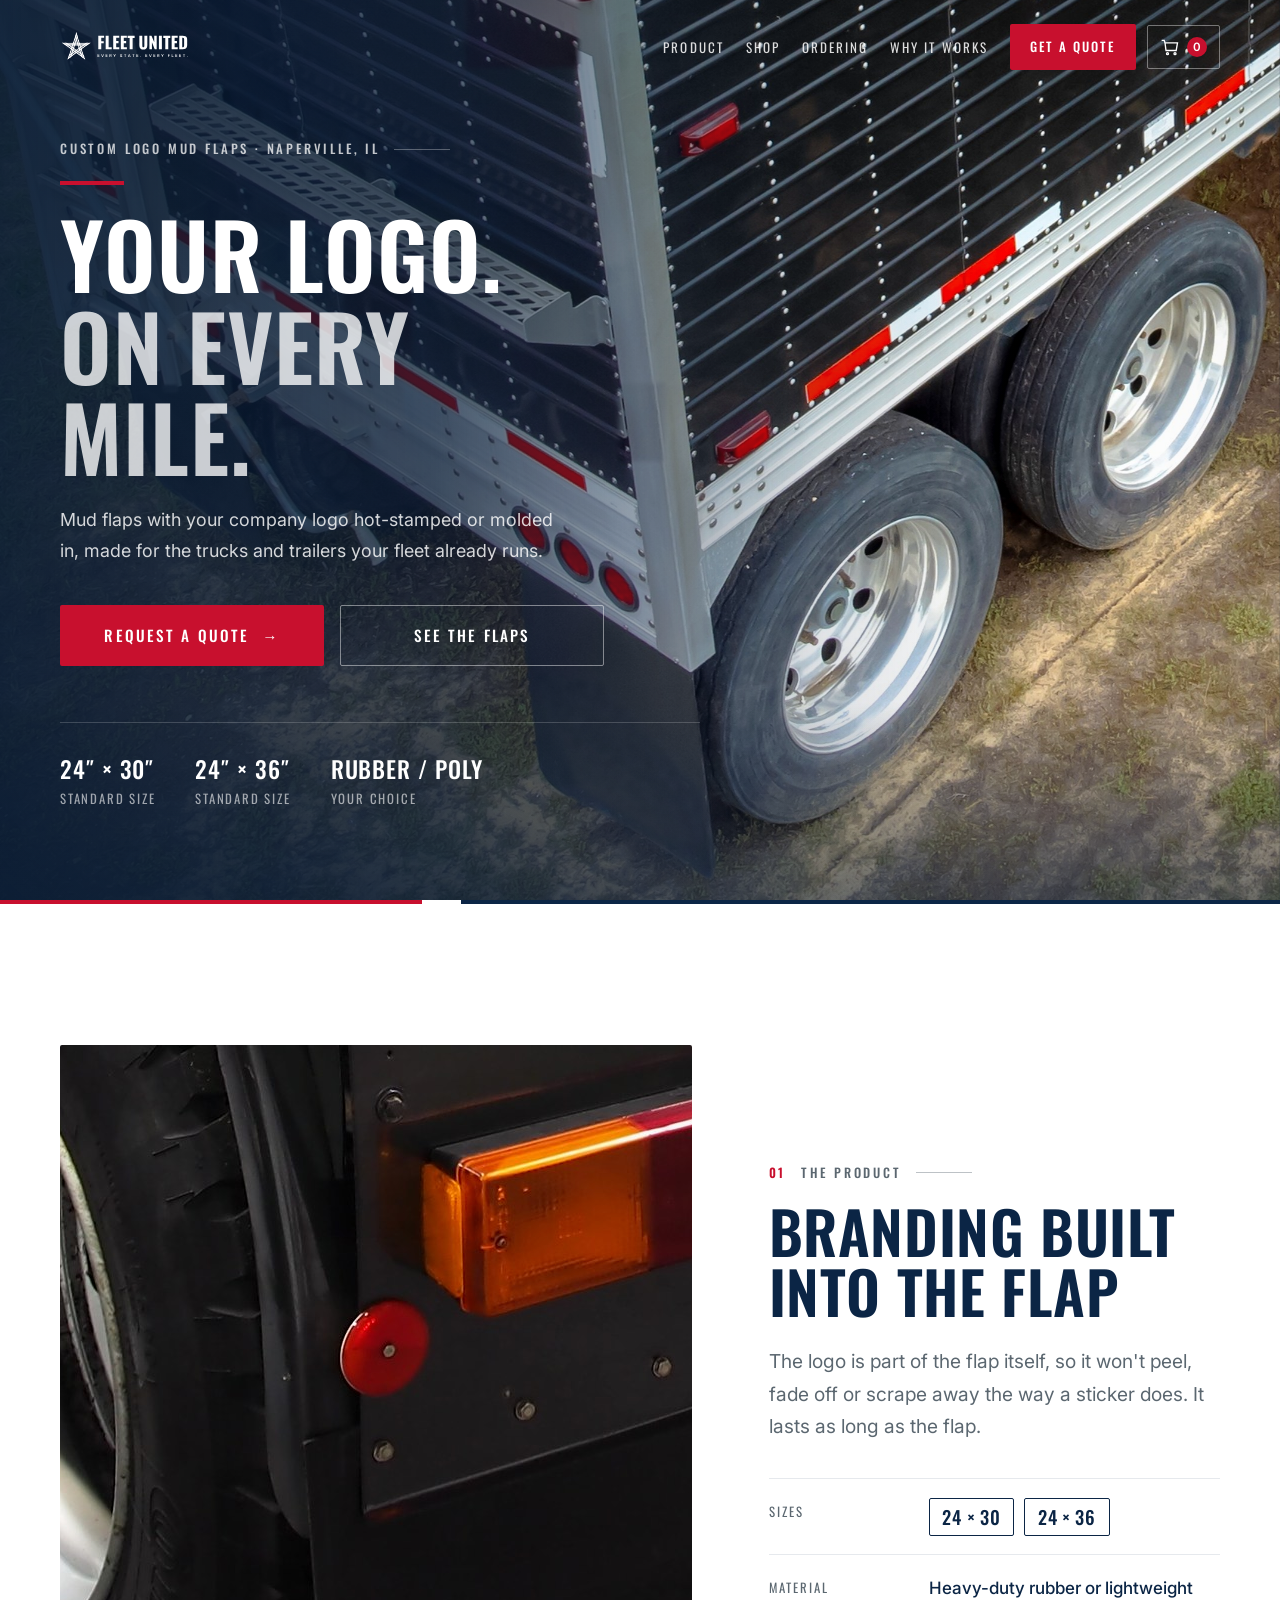
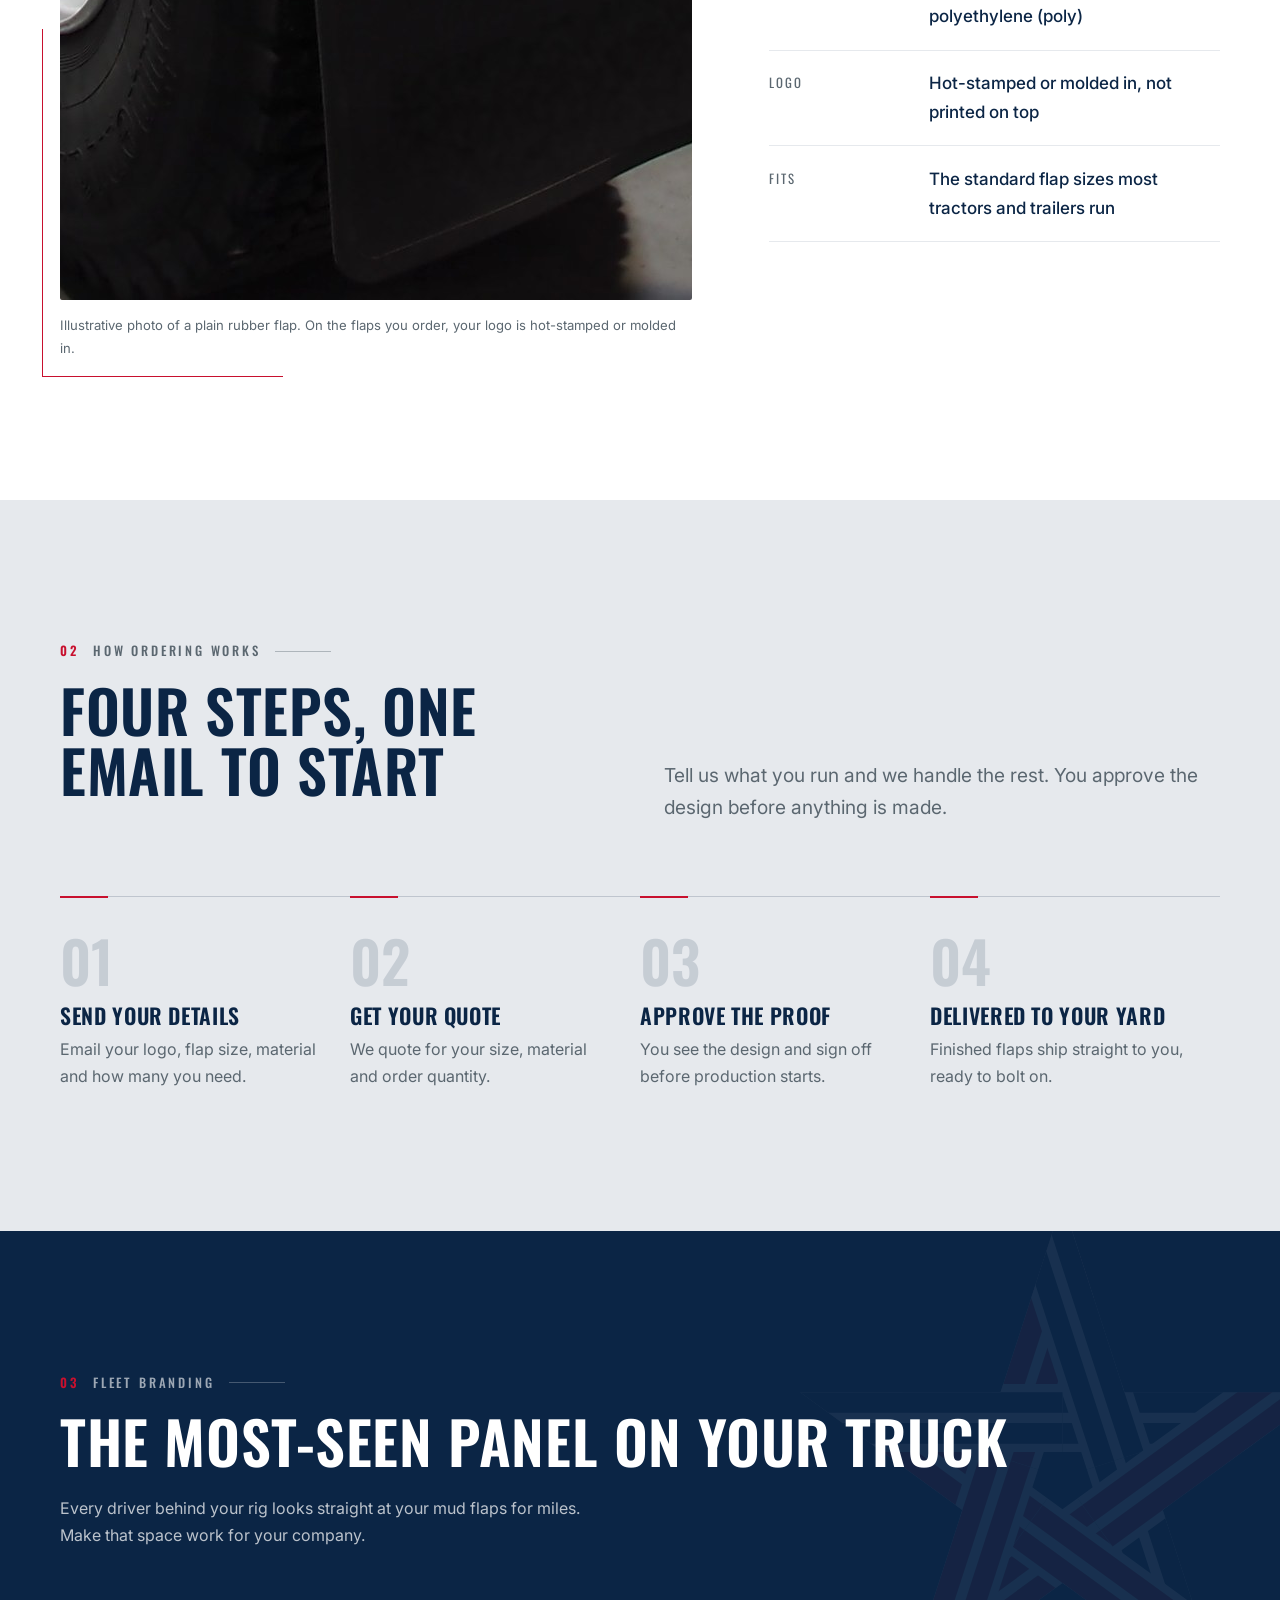
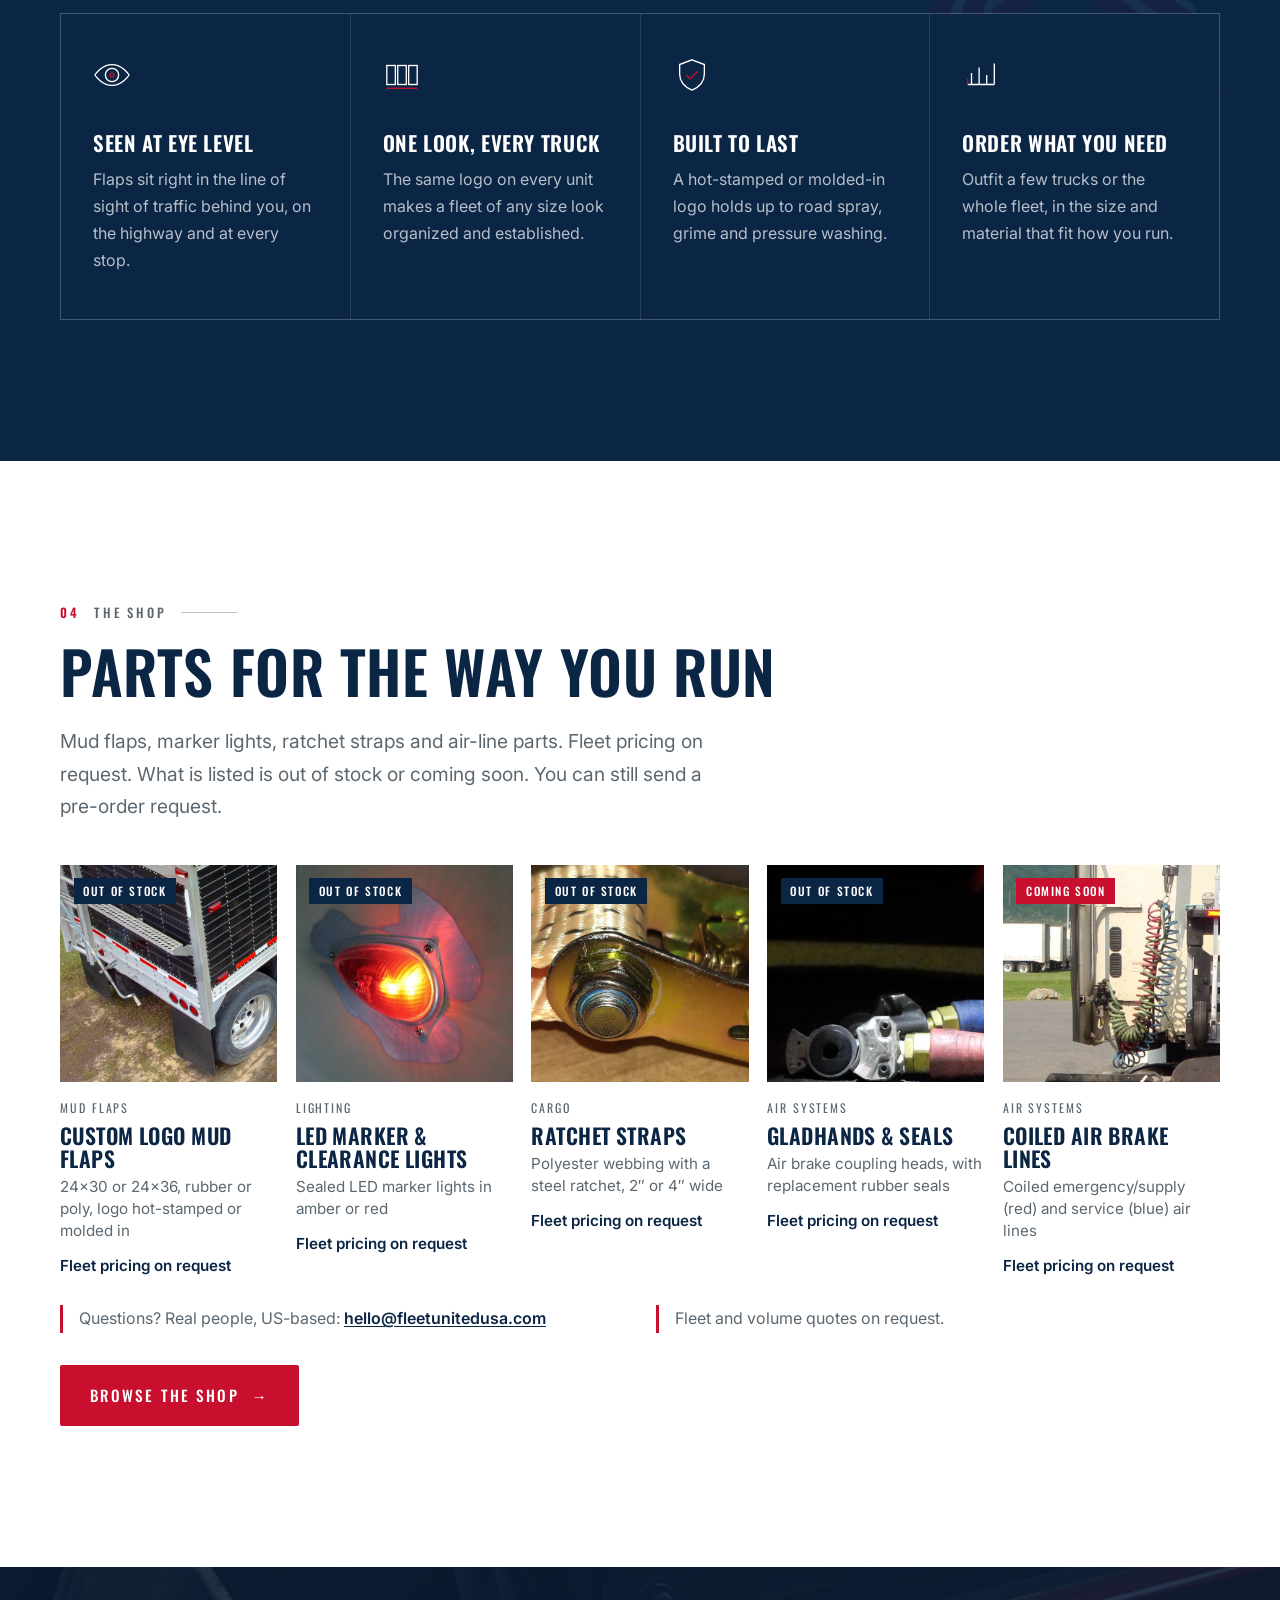
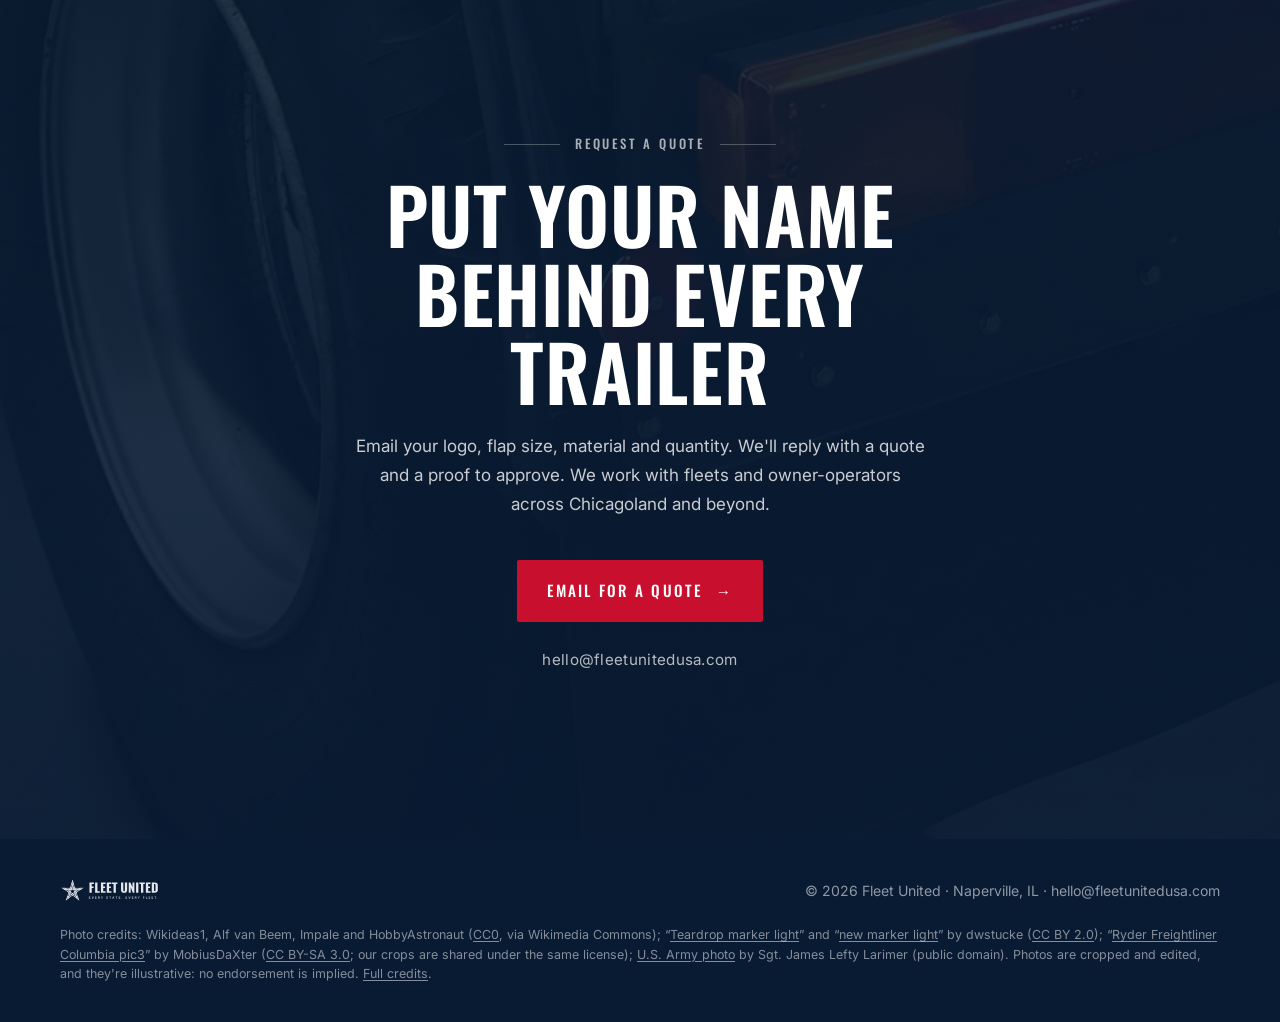
<file: index.html>
<!doctype html>
<html lang="en">
<head>
<meta charset="utf-8">
<meta name="viewport" content="width=device-width,initial-scale=1">
<title>Fleet United | Custom Logo Mud Flaps for Fleets</title>
<meta name="description" content="Custom logo mud flaps for trucking fleets. 24x30 and 24x36 in heavy-duty rubber or poly, with your logo hot-stamped or molded in. Naperville, IL.">
<meta property="og:title" content="Fleet United | Custom Logo Mud Flaps">
<meta property="og:description" content="Your logo, on every mile. 24x30 and 24x36 rubber or poly flaps for your fleet.">
<meta property="og:image" content="assets/hero-1280.jpg">
<link rel="icon" href="assets/fleet-united-icon-color.svg" type="image/svg+xml">
<link rel="icon" href="favicon.ico" sizes="48x48">
<link rel="icon" type="image/png" sizes="32x32" href="assets/favicon-32x32.png">
<link rel="icon" type="image/png" sizes="16x16" href="assets/favicon-16x16.png">
<link rel="apple-touch-icon" sizes="180x180" href="apple-touch-icon.png">
<link rel="preconnect" href="https://fonts.googleapis.com"><link rel="preconnect" href="https://fonts.gstatic.com" crossorigin>
<link href="https://fonts.googleapis.com/css2?family=Inter:wght@400;500;600&family=Oswald:wght@500;600;700&display=swap" rel="stylesheet">
<link rel="preload" as="image" href="assets/hero-2400.jpg">
<style>
:root{--navy:#0B2545;--navy-2:#081b33;--red:#C8102E;--steel:#5B6770;--light:#E6E9ED;--white:#fff;
--display:'Oswald',Impact,'Arial Narrow',sans-serif;--body:'Inter',Arial,sans-serif;--max:1240px;--ease:cubic-bezier(.2,.7,.2,1)}
*{margin:0;padding:0;box-sizing:border-box}
html{scroll-behavior:smooth}
body{font-family:var(--body);font-size:1.0625rem;line-height:1.7;color:var(--navy);background:var(--white);-webkit-font-smoothing:antialiased}
img{display:block;max-width:100%}
a{color:inherit}
.wrap{max-width:var(--max);margin:0 auto;padding:0 clamp(1.25rem,4vw,2.5rem)}
.eyebrow{font-family:var(--display);font-weight:500;letter-spacing:.22em;text-transform:uppercase;font-size:.8rem;color:var(--steel);display:flex;align-items:center;gap:.9rem}
.eyebrow b{color:var(--red);font-weight:600}
.eyebrow::after{content:"";height:1px;width:56px;background:currentColor;opacity:.4}
h1,h2,h3{font-family:var(--display);font-weight:600;text-transform:uppercase;line-height:1.02;letter-spacing:.01em}
h2{font-size:clamp(2.2rem,4.6vw,3.9rem);margin:1.1rem 0 1.5rem}
.lead{font-size:clamp(1.1rem,1.5vw,1.25rem);color:var(--steel);max-width:54ch}
.btn{display:inline-flex;align-items:center;justify-content:center;gap:.8rem;font-family:var(--display);font-weight:500;letter-spacing:.14em;text-transform:uppercase;font-size:.95rem;
text-decoration:none;background:var(--red);color:#fff;padding:1.05rem 1.8rem;border:1px solid transparent;border-radius:2px;transition:transform .3s var(--ease),background .3s}
.btn:hover{background:#a90d26;transform:translateY(-2px)}
.btn .arr{transition:transform .3s var(--ease)}.btn:hover .arr{transform:translateX(4px)}
.btn.ghost{background:transparent;border-color:rgba(255,255,255,.45)}.btn.ghost:hover{background:rgba(255,255,255,.08)}

/* nav */
.nav{position:fixed;inset:0 0 auto 0;z-index:50;transition:background .4s,box-shadow .4s,padding .4s;padding:1.5rem 0}
.nav .wrap{display:flex;justify-content:space-between;align-items:center}
.nav img{height:34px;width:auto}
.nav.solid{background:rgba(11,37,69,.96);backdrop-filter:blur(8px);padding:.85rem 0;box-shadow:0 1px 0 rgba(255,255,255,.08)}
.nav .links{display:flex;gap:2.2rem;align-items:center}
.nav .links a{color:#fff;text-decoration:none;font-family:var(--display);letter-spacing:.16em;text-transform:uppercase;font-size:.82rem;opacity:.85}
.nav .links a:hover{opacity:1}
.nav .links .btn{padding:.7rem 1.2rem;font-size:.8rem;opacity:1}
.nav-right{display:flex;align-items:center;gap:.7rem}
.nav .links{gap:1.35rem}

/* hero */
.hero{position:relative;min-height:min(100svh,980px);color:#fff;overflow:hidden;display:flex;align-items:flex-end;background:var(--navy-2)}
.hero .bg{position:absolute;inset:-6% 0 0 0;background:image-set(url(assets/hero-2400.jpg) 1x) center 60%/cover no-repeat;
background-image:-webkit-image-set(url(assets/hero-1280.jpg) 1x,url(assets/hero-2400.jpg) 2x);background-image:image-set(url(assets/hero-1280.jpg) 1x,url(assets/hero-2400.jpg) 2x);
transform:scale(1.06);animation:kb 18s var(--ease) forwards;will-change:transform}
@media(min-width:1100px){.hero .bg{background-image:url(assets/hero-2400.jpg)}}
@keyframes kb{to{transform:scale(1)}}
.hero::before{content:"";position:absolute;inset:0;z-index:1;background:
linear-gradient(90deg,rgba(8,27,51,.92) 0%,rgba(8,27,51,.72) 34%,rgba(8,27,51,.12) 64%,rgba(8,27,51,0) 80%),
linear-gradient(0deg,rgba(8,27,51,.55) 0%,rgba(8,27,51,0) 22%)}
.hero .wrap{position:relative;z-index:2;width:100%;padding-top:8rem;padding-bottom:clamp(4rem,10vh,7rem)}
.hero .eyebrow{color:rgba(255,255,255,.75)}
.hero h1{font-size:clamp(3rem,7vw,6.5rem);margin:1.3rem 0 1.5rem;max-width:11ch}
.hero h1 em{font-style:normal;color:rgba(255,255,255,.78)}
.hero h1::before{content:"";display:block;width:64px;height:4px;background:var(--red);margin-bottom:1.4rem}
.hero p{font-size:clamp(1.1rem,1.4vw,1.3rem);color:rgba(255,255,255,.82);max-width:46ch;margin-bottom:2.4rem}
.hero .ctas{display:grid;grid-template-columns:1fr 1fr;gap:1rem;max-width:34rem}
.hero .ctas .btn{width:100%}
@media(max-width:640px){.hero .ctas{grid-template-columns:1fr;max-width:none}}
.hero .meta{display:flex;gap:2.5rem;margin-top:3.5rem;padding-top:1.6rem;border-top:1px solid rgba(255,255,255,.18);max-width:640px;flex-wrap:wrap}
.hero .meta div{font-family:var(--display);text-transform:uppercase;letter-spacing:.14em;font-size:.8rem;color:rgba(255,255,255,.6)}
.hero .meta strong{display:block;font-size:1.45rem;letter-spacing:.04em;color:#fff;font-weight:500}
@media(max-width:760px){.hero::before{background:linear-gradient(0deg,rgba(8,27,51,.95) 0%,rgba(8,27,51,.6) 55%,rgba(8,27,51,.2) 100%)}.hero .bg{background-position:72% 60%}.hero .meta{gap:1.4rem 2rem;margin-top:2.2rem}.nav img{height:28px}}

.stripe{height:4px;background:linear-gradient(90deg,var(--red) 0 33%,var(--white) 33% 36%,var(--navy) 36%)}
section{padding:clamp(5rem,11vw,9.5rem) 0}

/* product */
.product .grid{display:grid;grid-template-columns:7fr 5fr;gap:clamp(2.5rem,6vw,6rem);align-items:center}
.product figure{position:relative}
.product figure img{width:100%;aspect-ratio:3/2;object-fit:cover;border-radius:2px}
.product figure::after{content:"";position:absolute;left:-18px;bottom:-18px;width:38%;height:38%;border-left:1px solid var(--red);border-bottom:1px solid var(--red);z-index:-1}
.product figcaption{font-size:.82rem;color:var(--steel);margin-top:.9rem}
.specs{margin-top:2.2rem;border-top:1px solid var(--light)}
.specs div{display:grid;grid-template-columns:9rem 1fr;gap:1rem;padding:1.15rem 0;border-bottom:1px solid var(--light)}
.specs dt{font-family:var(--display);text-transform:uppercase;letter-spacing:.16em;font-size:.8rem;color:var(--steel);padding-top:.2rem}
.specs dd{font-weight:500}
.sizes{display:flex;gap:.6rem;flex-wrap:wrap}
.chip{font-family:var(--display);font-size:1.15rem;letter-spacing:.04em;border:1px solid var(--navy);padding:.15rem .8rem;border-radius:2px}
@media(max-width:900px){.product .grid{grid-template-columns:1fr}}

/* steps */
.how{background:var(--light)}
.how .head{display:grid;grid-template-columns:1fr 1fr;gap:3rem;align-items:end;margin-bottom:4.5rem}
.steps{list-style:none;display:grid;grid-template-columns:repeat(4,1fr);border-top:1px solid rgba(11,37,69,.18)}
.steps li{padding:2.2rem 2rem 0 0;position:relative}
.steps li::before{content:"";position:absolute;top:-1px;left:0;width:48px;height:2px;background:var(--red)}
.steps .n{font-family:var(--display);font-size:3.6rem;line-height:1;color:var(--navy);opacity:.14;font-weight:600}
.steps h3{font-size:1.35rem;margin:.9rem 0 .6rem;letter-spacing:.03em}
.steps p{color:var(--steel);font-size:1rem}
@media(max-width:900px){.how .head{grid-template-columns:1fr}.steps{grid-template-columns:1fr 1fr;gap:1rem 2rem}}
@media(max-width:560px){.steps{grid-template-columns:1fr}}

/* benefits */
.benefits{background:var(--navy);color:#fff;position:relative;overflow:hidden}
.benefits .eyebrow{color:rgba(255,255,255,.6)}
.benefits .lead{color:rgba(255,255,255,.72)}
.benefits .cards{display:grid;grid-template-columns:repeat(4,1fr);gap:1px;background:rgba(255,255,255,.12);margin-top:4rem;border:1px solid rgba(255,255,255,.12)}
.benefits .card{background:var(--navy);padding:2.6rem 2rem 2.8rem;transition:background .4s}
.benefits .card:hover{background:#0e2d54}
.benefits .ic{width:38px;height:38px;color:#fff;margin-bottom:1.8rem}
.benefits .ic path,.benefits .ic circle,.benefits .ic rect{stroke:currentColor;fill:none;stroke-width:1.4}
.benefits .ic .r{stroke:var(--red)}
.benefits h3{font-size:1.3rem;letter-spacing:.03em;margin-bottom:.8rem}
.benefits p{color:rgba(255,255,255,.7);font-size:1rem}
.benefits .bigmark{position:absolute;right:-6%;top:-8%;width:46%;opacity:.05;pointer-events:none}
@media(max-width:1000px){.benefits .cards{grid-template-columns:1fr 1fr}}
@media(max-width:560px){.benefits .cards{grid-template-columns:1fr}}

/* cta */
.cta{position:relative;color:#fff;text-align:center;overflow:hidden;padding:clamp(6rem,13vw,11rem) 0}
.cta .bg{position:absolute;inset:-10% 0;background:url(assets/flap-closeup.jpg) center/cover;filter:saturate(.8)}
.cta::before{content:"";position:absolute;inset:0;z-index:1;background:linear-gradient(180deg,rgba(8,27,51,.88),rgba(8,27,51,.94))}
.cta .wrap{position:relative;z-index:2}
.cta .eyebrow{justify-content:center;color:rgba(255,255,255,.65)}
.cta .eyebrow::before{content:"";height:1px;width:56px;background:currentColor;opacity:.4}
.cta h2{font-size:clamp(2.6rem,6vw,5rem);max-width:16ch;margin:1.2rem auto 1.4rem}
.cta p{color:rgba(255,255,255,.78);max-width:52ch;margin:0 auto 2.6rem}
.cta .mail{display:block;margin-top:1.6rem;color:rgba(255,255,255,.7);font-size:.95rem;text-decoration:none;letter-spacing:.02em}
.cta .mail:hover{color:#fff}

footer{background:var(--navy-2);color:rgba(255,255,255,.55);font-size:.88rem;padding:2.4rem 0}
footer .wrap{display:flex;justify-content:space-between;align-items:center;gap:1rem;flex-wrap:wrap}
footer img{height:26px;opacity:.9}
footer a{text-decoration:none}footer a:hover{color:#fff}
footer .credits{flex-basis:100%;margin:.35rem 0 0;color:rgba(255,255,255,.5);font-size:.78rem;line-height:1.55}
footer .credits a{text-decoration:underline;text-underline-offset:2px}
.teaser-grid{list-style:none;display:grid;grid-template-columns:repeat(auto-fit,minmax(210px,1fr));gap:1.5rem 1.15rem;margin:2.6rem 0 1.6rem}
.teaser .trust-row{margin-bottom:1.8rem}
.teaser .btn{margin-top:.2rem}

/* Copy stays visible if JS or IntersectionObserver never runs. The rise is a CSS enhancement only. */
@keyframes rise{from{opacity:0;transform:translateY(22px)}to{opacity:1;transform:none}}
.rv{opacity:1;transform:none;animation:rise .8s var(--ease) both}
.rv.d1{animation-delay:.08s}.rv.d2{animation-delay:.16s}.rv.d3{animation-delay:.24s}
@media(prefers-reduced-motion:reduce){html{scroll-behavior:auto}.rv{animation:none;opacity:1;transform:none}.hero .bg{animation:none;transform:none}}
</style>
<link rel="stylesheet" href="assets/shop.css">
<style>
@media(min-width:961px){body:not(.store) .nav-toggle{display:none !important}}
@media(max-width:960px){
  body:not(.store) .nav .links{display:none;position:absolute;top:100%;left:0;right:0;flex-direction:column;align-items:stretch;gap:0;padding:.4rem 1.25rem 1.2rem;background:rgba(11,37,69,.98)}
  body:not(.store) .nav .links.is-open{display:flex}
  body:not(.store) .nav .links a{display:block;padding:.95rem 0;border-bottom:1px solid rgba(255,255,255,.1);opacity:1}
  body:not(.store) .nav .links .btn{width:100%;margin-top:.85rem;text-align:center}
}
body:not(.store) .nav.menu-open{background:rgba(11,37,69,.98)}
</style>
</head>
<body>
<a class="skip" href="#top">Skip to content</a>
<header class="nav" id="nav">
  <div class="wrap">
    <a href="#top" aria-label="Fleet United home"><img src="assets/fleet-united-horizontal-white.svg" alt="Fleet United"></a>
    <div class="nav-right">
      <nav class="links" id="nav-links" aria-label="Primary">
        <a href="#product">Product</a>
        <a href="shop/">Shop</a>
        <a href="#how">Ordering</a>
        <a href="#why">Why it works</a>
        <a class="btn" href="mailto:hello@fleetunitedusa.com?subject=Mud%20flap%20quote%20request">Get a quote</a>
      </nav>
      <button type="button" class="cart-launcher" data-cart-open aria-label="Open pre-order cart, 0 items"><svg viewBox="0 0 24 24" aria-hidden="true"><path d="M6 7h15l-1.6 9.2H7.2L6 7z"></path><path d="M6 7L5 4H2"></path><circle cx="9" cy="20" r="1.2"></circle><circle cx="18" cy="20" r="1.2"></circle></svg><span class="cart-count" data-cart-count aria-hidden="true">0</span></button>
      <button type="button" class="nav-toggle" data-nav-toggle aria-expanded="false" aria-controls="nav-links">Menu</button>
    </div>
  </div>
</header>

<main id="top">
<section class="hero" style="padding:0">
  <div class="bg" id="heroBg" role="img" aria-label="Rear of a black and aluminium grain trailer with plain black mud flaps (illustrative photo)"></div>
  <div class="wrap">
    <div class="eyebrow rv">Custom logo mud flaps &middot; Naperville, IL</div>
    <h1 class="rv d1">Your logo. <em>On every mile.</em></h1>
    <p class="rv d2">Mud flaps with your company logo hot-stamped or molded in, made for the trucks and trailers your fleet already runs.</p>
    <div class="ctas rv d3">
      <a class="btn" href="mailto:hello@fleetunitedusa.com?subject=Mud%20flap%20quote%20request">Request a quote <span class="arr">&rarr;</span></a>
      <a class="btn ghost" href="#product">See the flaps</a>
    </div>
    <div class="meta rv d3">
      <div><strong>24&Prime; &times; 30&Prime;</strong>Standard size</div>
      <div><strong>24&Prime; &times; 36&Prime;</strong>Standard size</div>
      <div><strong>Rubber / Poly</strong>Your choice</div>
    </div>
  </div>
</section>
<div class="stripe" aria-hidden="true"></div>

<section class="product" id="product">
  <div class="wrap grid">
    <figure class="rv">
      <img src="assets/flap-closeup.jpg" alt="Plain black rubber mud flap and tail light on the rear of a tractor (illustrative photo)" loading="lazy" width="1290" height="855">
      <figcaption>Illustrative photo of a plain rubber flap. On the flaps you order, your logo is hot-stamped or molded in.</figcaption>
    </figure>
    <div>
      <div class="eyebrow rv"><b>01</b> The product</div>
      <h2 class="rv d1">Branding built into the flap</h2>
      <p class="lead rv d2">The logo is part of the flap itself, so it won't peel, fade off or scrape away the way a sticker does. It lasts as long as the flap.</p>
      <dl class="specs rv d3">
        <div><dt>Sizes</dt><dd class="sizes"><span class="chip">24 &times; 30</span><span class="chip">24 &times; 36</span></dd></div>
        <div><dt>Material</dt><dd>Heavy-duty rubber or lightweight polyethylene (poly)</dd></div>
        <div><dt>Logo</dt><dd>Hot-stamped or molded in, not printed on top</dd></div>
        <div><dt>Fits</dt><dd>The standard flap sizes most tractors and trailers run</dd></div>
      </dl>
    </div>
  </div>
</section>

<section class="how" id="how">
  <div class="wrap">
    <div class="head">
      <div><div class="eyebrow rv"><b>02</b> How ordering works</div><h2 class="rv d1">Four steps, one email to start</h2></div>
      <p class="lead rv d2">Tell us what you run and we handle the rest. You approve the design before anything is made.</p>
    </div>
    <ol class="steps">
      <li class="rv"><div class="n">01</div><h3>Send your details</h3><p>Email your logo, flap size, material and how many you need.</p></li>
      <li class="rv d1"><div class="n">02</div><h3>Get your quote</h3><p>We quote for your size, material and order quantity.</p></li>
      <li class="rv d2"><div class="n">03</div><h3>Approve the proof</h3><p>You see the design and sign off before production starts.</p></li>
      <li class="rv d3"><div class="n">04</div><h3>Delivered to your yard</h3><p>Finished flaps ship straight to you, ready to bolt on.</p></li>
    </ol>
  </div>
</section>

<section class="benefits" id="why">
  <img class="bigmark" src="assets/fleet-united-icon-color.svg" alt="" aria-hidden="true">
  <div class="wrap">
    <div class="eyebrow rv"><b>03</b> Fleet branding</div>
    <h2 class="rv d1">The most-seen panel on your truck</h2>
    <p class="lead rv d2">Every driver behind your rig looks straight at your mud flaps for miles. Make that space work for your company.</p>
    <div class="cards">
      <div class="card rv"><svg class="ic" viewBox="0 0 40 40"><circle cx="20" cy="20" r="7"/><path d="M2 20s7-11 18-11 18 11 18 11-7 11-18 11S2 20 2 20z"/><circle class="r" cx="20" cy="20" r="2"/></svg><h3>Seen at eye level</h3><p>Flaps sit right in the line of sight of traffic behind you, on the highway and at every stop.</p></div>
      <div class="card rv d1"><svg class="ic" viewBox="0 0 40 40"><rect x="4" y="10" width="9" height="20"/><rect x="15.5" y="10" width="9" height="20"/><rect x="27" y="10" width="9" height="20"/><path class="r" d="M4 34h32"/></svg><h3>One look, every truck</h3><p>The same logo on every unit makes a fleet of any size look organized and established.</p></div>
      <div class="card rv d2"><svg class="ic" viewBox="0 0 40 40"><path d="M20 4l13 5v10c0 9-6 14-13 17C13 33 7 28 7 19V9z"/><path class="r" d="M14 20l4 4 8-8"/></svg><h3>Built to last</h3><p>A hot-stamped or molded-in logo holds up to road spray, grime and pressure washing.</p></div>
      <div class="card rv d3"><svg class="ic" viewBox="0 0 40 40"><path d="M6 30h28M10 30V18M18 30V12M26 30V20M34 30V8"/><path class="r" d="M6 30V24"/></svg><h3>Order what you need</h3><p>Outfit a few trucks or the whole fleet, in the size and material that fit how you run.</p></div>
    </div>
  </div>
</section>

<section class="teaser" id="shop-preview">
  <div class="wrap">
    <div class="eyebrow"><b>04</b> The shop</div>
    <h2>Parts for the way you run</h2>
    <p class="lead">Mud flaps, marker lights, ratchet straps and air-line parts. Fleet pricing on request. What is listed is out of stock or coming soon. You can still send a pre-order request.</p>
    <ul class="teaser-grid">
      <li>
        <a class="pcard" href="shop/mud-flaps/">
          <span class="pcard-media"><img src="assets/products/mud-flaps-600.jpg" alt="Rear of a grain hopper trailer with plain black rubber mud flaps behind the wheels (illustrative photo)" width="600" height="600"><span class="badge">Out of stock</span></span>
          <span class="pcard-body"><span class="pcard-kicker">Mud flaps</span><h3 class="pcard-title">Custom Logo Mud Flaps</h3><span class="pcard-spec">24×30 or 24×36, rubber or poly, logo hot-stamped or molded in</span><span class="pcard-price">Fleet pricing on request</span></span>
        </a>
      </li>
      <li>
        <a class="pcard" href="shop/led-marker-lights/">
          <span class="pcard-media"><img src="assets/products/led-marker-lights-600.jpg" alt="Round amber LED marker light in a chrome housing on a trailer" width="600" height="600"><span class="badge">Out of stock</span></span>
          <span class="pcard-body"><span class="pcard-kicker">Lighting</span><h3 class="pcard-title">LED Marker &amp; Clearance Lights</h3><span class="pcard-spec">Sealed LED marker lights in amber or red</span><span class="pcard-price">Fleet pricing on request</span></span>
        </a>
      </li>
      <li>
        <a class="pcard" href="shop/ratchet-straps/">
          <span class="pcard-media"><img src="assets/products/ratchet-straps-600.jpg" alt="Yellow polyester webbing wound on a steel ratchet" width="600" height="600"><span class="badge">Out of stock</span></span>
          <span class="pcard-body"><span class="pcard-kicker">Cargo</span><h3 class="pcard-title">Ratchet Straps</h3><span class="pcard-spec">Polyester webbing with a steel ratchet, 2″ or 4″ wide</span><span class="pcard-price">Fleet pricing on request</span></span>
        </a>
      </li>
      <li>
        <a class="pcard" href="shop/gladhands/">
          <span class="pcard-media"><img src="assets/products/gladhands-600.jpg" srcset="assets/products/gladhands-600.jpg 600w, assets/products/gladhands-1200.jpg 1200w" sizes="(min-width: 900px) 30vw, 100vw" alt="Two gladhand couplings with rubber seals on red and blue air lines" width="600" height="600"><span class="badge">Out of stock</span></span>
          <span class="pcard-body"><span class="pcard-kicker">Air systems</span><h3 class="pcard-title">Gladhands &amp; Seals</h3><span class="pcard-spec">Air brake coupling heads, with replacement rubber seals</span><span class="pcard-price">Fleet pricing on request</span></span>
        </a>
      </li>
      <li>
        <a class="pcard" href="shop/air-brake-coils/">
          <span class="pcard-media"><img src="assets/products/air-brake-coils-600.jpg" alt="Red and blue coiled air brake lines hanging at the back of a tractor" width="600" height="600"><span class="badge badge-soon">Coming soon</span></span>
          <span class="pcard-body"><span class="pcard-kicker">Air systems</span><h3 class="pcard-title">Coiled Air Brake Lines</h3><span class="pcard-spec">Coiled emergency/supply (red) and service (blue) air lines</span><span class="pcard-price">Fleet pricing on request</span></span>
        </a>
      </li>
    </ul>
    <ul class="trust-row">
      <li>Questions? Real people, US-based: <a href="mailto:hello@fleetunitedusa.com">hello@fleetunitedusa.com</a></li>
      <li>Fleet and volume quotes on request.</li>
    </ul>
    <a class="btn" href="shop/">Browse the shop <span class="arr">&rarr;</span></a>
  </div>
</section>

<section class="cta" id="contact">
  <div class="bg" id="ctaBg" aria-hidden="true"></div>
  <div class="wrap">
    <div class="eyebrow rv">Request a quote</div>
    <h2 class="rv d1">Put your name behind every trailer</h2>
    <p class="rv d2">Email your logo, flap size, material and quantity. We'll reply with a quote and a proof to approve. We work with fleets and owner-operators across Chicagoland and beyond.</p>
    <a class="btn rv d3" href="mailto:hello@fleetunitedusa.com?subject=Mud%20flap%20quote%20request&amp;body=Company%3A%0ALogo%3A%20(attached)%0AFlap%20size%20(24x30%20or%2024x36)%3A%0AMaterial%20(rubber%20or%20poly)%3A%0AQuantity%3A%0A">Email for a quote <span class="arr">&rarr;</span></a>
    <a class="mail rv d3" href="mailto:hello@fleetunitedusa.com">hello@fleetunitedusa.com</a>
  </div>
</section>
</main>

<footer>
  <div class="wrap">
    <img src="assets/fleet-united-horizontal-white.svg" alt="Fleet United">
    <span>&copy; 2026 Fleet United &middot; Naperville, IL &middot; <a href="mailto:hello@fleetunitedusa.com">hello@fleetunitedusa.com</a></span>
    <p class="credits">Photo credits: Wikideas1, Alf van Beem, Impale and HobbyAstronaut (<a href="https://creativecommons.org/publicdomain/zero/1.0/" rel="license">CC0</a>, via Wikimedia Commons); &ldquo;<a href="https://www.flickr.com/photos/98027690@N00/2644008029">Teardrop marker light</a>&rdquo; and &ldquo;<a href="https://www.flickr.com/photos/98027690@N00/2626906332">new marker light</a>&rdquo; by dwstucke (<a href="https://creativecommons.org/licenses/by/2.0/" rel="license">CC BY 2.0</a>); &ldquo;<a href="https://commons.wikimedia.org/wiki/File:Ryder_Freightliner_Columbia_pic3.jpg">Ryder Freightliner Columbia pic3</a>&rdquo; by MobiusDaXter (<a href="https://creativecommons.org/licenses/by-sa/3.0/" rel="license">CC BY-SA 3.0</a>; our crops are shared under the same license); <a href="https://commons.wikimedia.org/wiki/File:Atlas_Soldiers_Conduct_Vehicle_Recovery_Operation_(8949833).jpg">U.S. Army photo</a> by Sgt. James Lefty Larimer (public domain). Photos are cropped and edited, and they're illustrative: no endorsement is implied. <a href="/assets/products/CREDITS.md">Full credits</a>.</p>
  </div>
</footer>

<script>
(function(){
  var nav=document.getElementById('nav'),hero=document.getElementById('heroBg'),cta=document.getElementById('ctaBg');
  var reduce=window.matchMedia('(prefers-reduced-motion: reduce)').matches;
  var ticking=false;
  function onScroll(){
    var y=window.scrollY;
    nav.classList.toggle('solid',y>40);
    if(!reduce){
      if(y<window.innerHeight*1.2) hero.style.translate='0 '+(y*0.18)+'px';
      var r=cta.parentNode.getBoundingClientRect();
      if(r.top<window.innerHeight&&r.bottom>0) cta.style.translate='0 '+((r.top-window.innerHeight/2)*-0.08)+'px';
    }
    ticking=false;
  }
  window.addEventListener('scroll',function(){if(!ticking){requestAnimationFrame(onScroll);ticking=true}},{passive:true});
  onScroll();
})();
</script>
<script src="assets/catalog.js"></script>
<script src="assets/shop.js"></script>
</body>
</html>
</file>
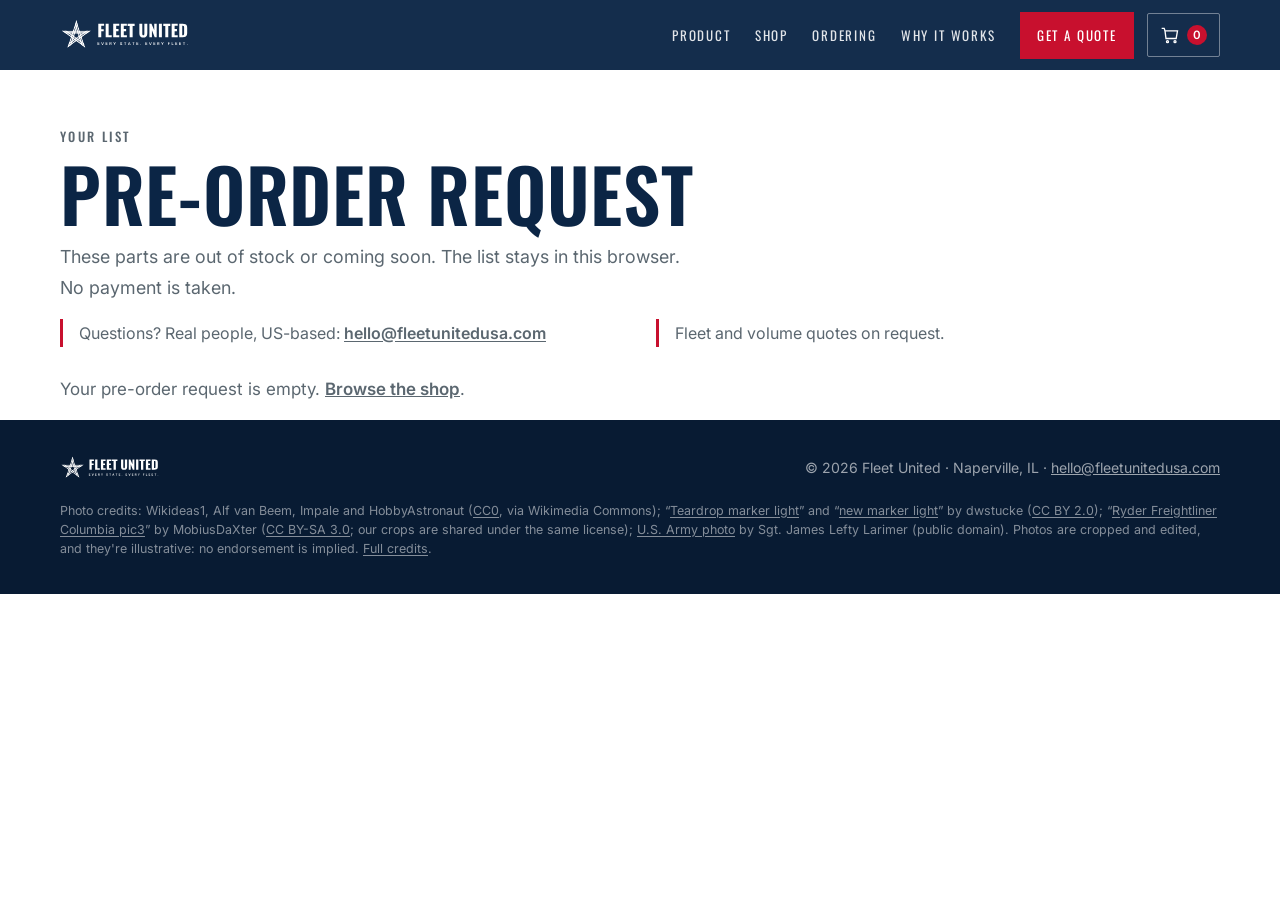
<file: cart/index.html>
<!doctype html>
<html lang="en">
<head>
<meta charset="utf-8">
<meta name="viewport" content="width=device-width,initial-scale=1">
<title>Pre-order request | Fleet United</title>
<meta name="description" content="Review a Fleet United pre-order request. Items are out of stock. No payment is taken.">
<link rel="canonical" href="https://fleetunitedusa.com/cart/">
<meta property="og:title" content="Pre-order request | Fleet United">
<meta property="og:description" content="Review a Fleet United pre-order request. Items are out of stock. No payment is taken.">
<meta property="og:image" content="https://fleetunitedusa.com/assets/products/collection-banner-2400x800.jpg">
<link rel="icon" href="/assets/fleet-united-icon-color.svg" type="image/svg+xml">
<link rel="icon" href="/favicon.ico" sizes="48x48">
<link rel="icon" type="image/png" sizes="32x32" href="/assets/favicon-32x32.png">
<link rel="icon" type="image/png" sizes="16x16" href="/assets/favicon-16x16.png">
<link rel="apple-touch-icon" sizes="180x180" href="/apple-touch-icon.png">
<meta name="theme-color" content="#0B2545">
<link rel="preconnect" href="https://fonts.googleapis.com">
<link rel="preconnect" href="https://fonts.gstatic.com" crossorigin>
<link href="https://fonts.googleapis.com/css2?family=Inter:wght@400;500;600&family=Oswald:wght@500;600;700&display=swap" rel="stylesheet">
<link rel="stylesheet" href="/assets/shop.css">
</head>
<body class="store">
<a class="skip" href="#main">Skip to content</a>
<header class="nav solid" id="nav">
  <div class="wrap">
    <a class="logo" href="/" aria-label="Fleet United home"><img src="/assets/fleet-united-horizontal-white.svg" alt="Fleet United" width="1004" height="262"></a>
    <div class="nav-right">
      <nav class="nav-links" id="nav-links" aria-label="Primary">
        <a href="/#product">Product</a>
        <a href="/shop/">Shop</a>
        <a href="/#how">Ordering</a>
        <a href="/#why">Why it works</a>
        <a class="nav-quote" href="mailto:hello@fleetunitedusa.com?subject=Fleet%20quote%20request">Get a quote</a>
      </nav>
      <div class="nav-tools">
        <button type="button" class="cart-launcher" data-cart-open aria-label="Open pre-order cart, 0 items"><svg viewBox="0 0 24 24" aria-hidden="true"><path d="M6 7h15l-1.6 9.2H7.2L6 7z"></path><path d="M6 7L5 4H2"></path><circle cx="9" cy="20" r="1.2"></circle><circle cx="18" cy="20" r="1.2"></circle></svg><span class="cart-count" data-cart-count aria-hidden="true">0</span></button>
        <button type="button" class="nav-toggle" data-nav-toggle aria-expanded="false" aria-controls="nav-links">Menu</button>
      </div>
    </div>
  </div>
</header>
<main id="main">
<div class="wrap">
  <header class="page-head">
    <p class="eyebrow">Your list</p>
    <h1>Pre-order request</h1>
    <p class="lead">These parts are out of stock or coming soon. The list stays in this browser. No payment is taken.</p>
  </header>
  <ul class="trust-row">
  <li>Questions? Real people, US-based: <a href="mailto:hello@fleetunitedusa.com">hello@fleetunitedusa.com</a></li>
  <li>Fleet and volume quotes on request.</li>
</ul>
  <div id="cart-page"></div>
  <noscript><p>The pre-order list is saved in this browser and needs JavaScript. You can still email <a href="mailto:hello@fleetunitedusa.com">hello@fleetunitedusa.com</a>.</p></noscript>
</div>
</main>
<footer>
  <div class="wrap">
    <img src="/assets/fleet-united-horizontal-white.svg" alt="Fleet United" width="1004" height="262">
    <span>&copy; 2026 Fleet United &middot; Naperville, IL &middot; <a href="mailto:hello@fleetunitedusa.com">hello@fleetunitedusa.com</a></span>
    <p class="credits">Photo credits: Wikideas1, Alf van Beem, Impale and HobbyAstronaut (<a href="https://creativecommons.org/publicdomain/zero/1.0/" rel="license">CC0</a>, via Wikimedia Commons); &ldquo;<a href="https://www.flickr.com/photos/98027690@N00/2644008029">Teardrop marker light</a>&rdquo; and &ldquo;<a href="https://www.flickr.com/photos/98027690@N00/2626906332">new marker light</a>&rdquo; by dwstucke (<a href="https://creativecommons.org/licenses/by/2.0/" rel="license">CC BY 2.0</a>); &ldquo;<a href="https://commons.wikimedia.org/wiki/File:Ryder_Freightliner_Columbia_pic3.jpg">Ryder Freightliner Columbia pic3</a>&rdquo; by MobiusDaXter (<a href="https://creativecommons.org/licenses/by-sa/3.0/" rel="license">CC BY-SA 3.0</a>; our crops are shared under the same license); <a href="https://commons.wikimedia.org/wiki/File:Atlas_Soldiers_Conduct_Vehicle_Recovery_Operation_(8949833).jpg">U.S. Army photo</a> by Sgt. James Lefty Larimer (public domain). Photos are cropped and edited, and they're illustrative: no endorsement is implied. <a href="/assets/products/CREDITS.md">Full credits</a>.</p>
  </div>
</footer>
<script src="/assets/catalog.js"></script>
<script src="/assets/shop.js"></script>
</body>
</html>
</file>
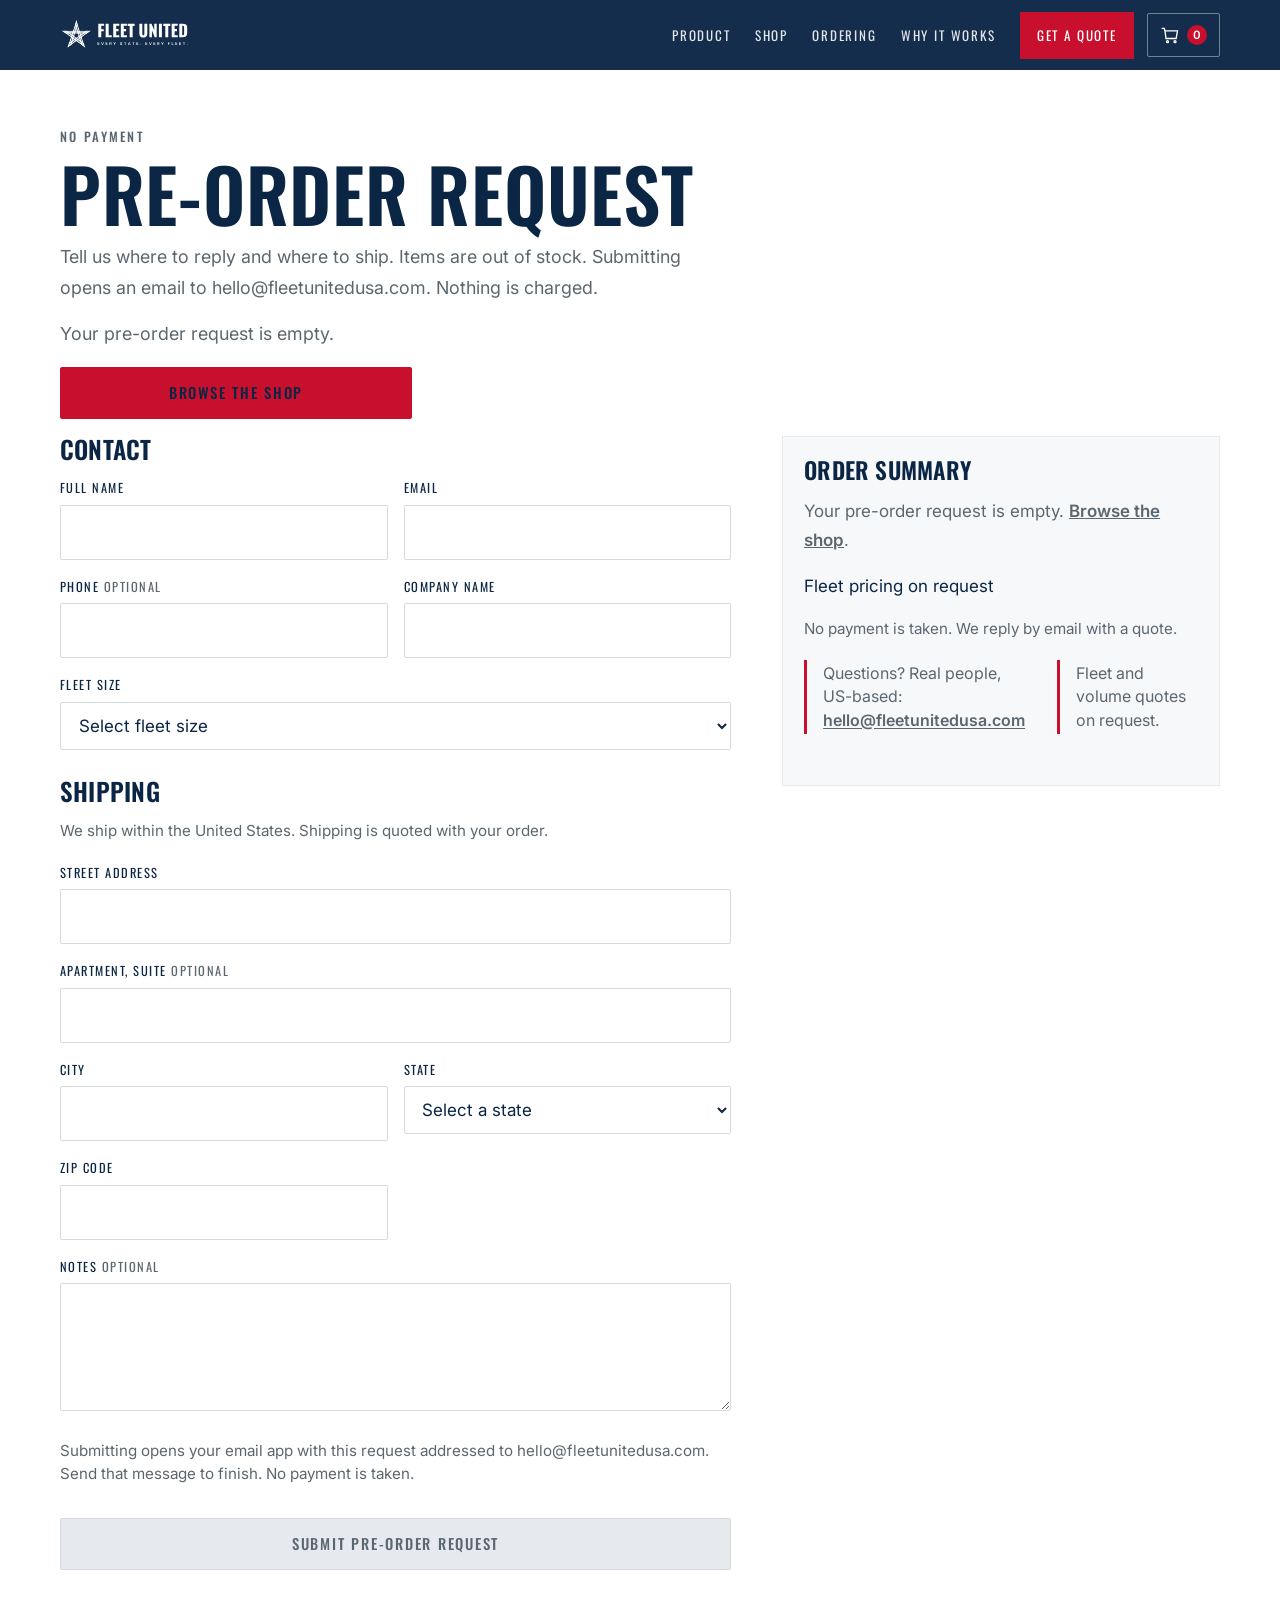
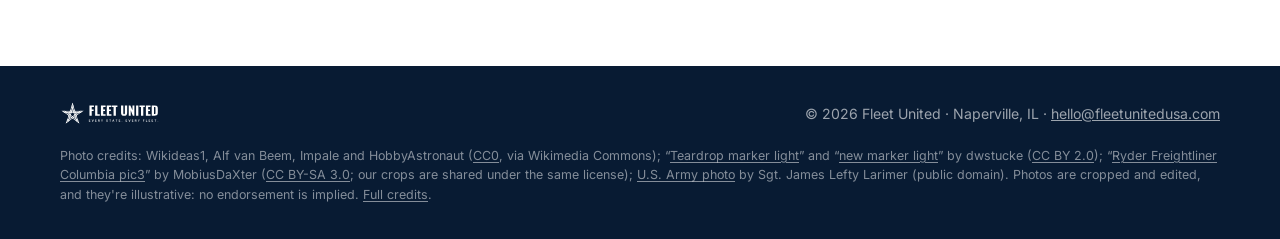
<file: checkout/index.html>
<!doctype html>
<html lang="en">
<head>
<meta charset="utf-8">
<meta name="viewport" content="width=device-width,initial-scale=1">
<title>Pre-order request | Fleet United</title>
<meta name="description" content="Submit a Fleet United pre-order request by email. No payment is taken.">
<link rel="canonical" href="https://fleetunitedusa.com/checkout/">
<meta property="og:title" content="Pre-order request | Fleet United">
<meta property="og:description" content="Submit a Fleet United pre-order request by email. No payment is taken.">
<meta property="og:image" content="https://fleetunitedusa.com/assets/products/collection-banner-2400x800.jpg">
<link rel="icon" href="/assets/fleet-united-icon-color.svg" type="image/svg+xml">
<link rel="icon" href="/favicon.ico" sizes="48x48">
<link rel="icon" type="image/png" sizes="32x32" href="/assets/favicon-32x32.png">
<link rel="icon" type="image/png" sizes="16x16" href="/assets/favicon-16x16.png">
<link rel="apple-touch-icon" sizes="180x180" href="/apple-touch-icon.png">
<meta name="theme-color" content="#0B2545">
<link rel="preconnect" href="https://fonts.googleapis.com">
<link rel="preconnect" href="https://fonts.gstatic.com" crossorigin>
<link href="https://fonts.googleapis.com/css2?family=Inter:wght@400;500;600&family=Oswald:wght@500;600;700&display=swap" rel="stylesheet">
<link rel="stylesheet" href="/assets/shop.css">
</head>
<body class="store">
<a class="skip" href="#main">Skip to content</a>
<header class="nav solid" id="nav">
  <div class="wrap">
    <a class="logo" href="/" aria-label="Fleet United home"><img src="/assets/fleet-united-horizontal-white.svg" alt="Fleet United" width="1004" height="262"></a>
    <div class="nav-right">
      <nav class="nav-links" id="nav-links" aria-label="Primary">
        <a href="/#product">Product</a>
        <a href="/shop/">Shop</a>
        <a href="/#how">Ordering</a>
        <a href="/#why">Why it works</a>
        <a class="nav-quote" href="mailto:hello@fleetunitedusa.com?subject=Fleet%20quote%20request">Get a quote</a>
      </nav>
      <div class="nav-tools">
        <button type="button" class="cart-launcher" data-cart-open aria-label="Open pre-order cart, 0 items"><svg viewBox="0 0 24 24" aria-hidden="true"><path d="M6 7h15l-1.6 9.2H7.2L6 7z"></path><path d="M6 7L5 4H2"></path><circle cx="9" cy="20" r="1.2"></circle><circle cx="18" cy="20" r="1.2"></circle></svg><span class="cart-count" data-cart-count aria-hidden="true">0</span></button>
        <button type="button" class="nav-toggle" data-nav-toggle aria-expanded="false" aria-controls="nav-links">Menu</button>
      </div>
    </div>
  </div>
</header>
<main id="main">
<div class="wrap">
  <header class="page-head">
    <p class="eyebrow">No payment</p>
    <h1>Pre-order request</h1>
    <p class="lead">Tell us where to reply and where to ship. Items are out of stock. Submitting opens an email to hello@fleetunitedusa.com. Nothing is charged.</p>
  </header>
  <div id="checkout-empty" class="checkout-empty" hidden>
    <p class="lead">Your pre-order request is empty.</p>
    <p><a class="s-btn" href="/shop/">Browse the shop</a></p>
  </div>
  <div class="split" id="checkout-split">
    <form id="checkout-form" action="mailto:hello@fleetunitedusa.com" method="post" enctype="text/plain">
      <div class="form-block">
        <h2>Contact</h2>
        <div class="form-grid">
          <label class="field"><span>Full name</span><input name="name" type="text" required autocomplete="name"></label>
          <label class="field"><span>Email</span><input name="email" type="email" required autocomplete="email"></label>
          <label class="field"><span>Phone <span class="optional">Optional</span></span><input name="phone" type="tel" autocomplete="tel"></label>
          <label class="field"><span>Company name</span><input name="company" type="text" required autocomplete="organization"></label>
          <label class="field field-full"><span>Fleet size</span>
            <select name="fleet" required>
              <option value="">Select fleet size</option>
              <option>1–5</option>
              <option>6–20</option>
              <option>21–50</option>
              <option>51–100</option>
              <option>More than 100</option>
              <option>Owner-operator</option>
            </select>
          </label>
        </div>
      </div>
      <div class="form-block">
        <h2>Shipping</h2>
        <p class="fine-print">We ship within the United States. Shipping is quoted with your order.</p>
        <div class="form-grid">
          <label class="field field-full"><span>Street address</span><input name="address1" type="text" required autocomplete="address-line1"></label>
          <label class="field field-full"><span>Apartment, suite <span class="optional">Optional</span></span><input name="address2" type="text" autocomplete="address-line2"></label>
          <label class="field"><span>City</span><input name="city" type="text" required autocomplete="address-level2"></label>
          <label class="field"><span>State</span><select name="state" required autocomplete="address-level1"><option value="">Select a state</option><option value="AL">AL</option><option value="AK">AK</option><option value="AZ">AZ</option><option value="AR">AR</option><option value="CA">CA</option><option value="CO">CO</option><option value="CT">CT</option><option value="DE">DE</option><option value="DC">DC</option><option value="FL">FL</option><option value="GA">GA</option><option value="HI">HI</option><option value="ID">ID</option><option value="IL">IL</option><option value="IN">IN</option><option value="IA">IA</option><option value="KS">KS</option><option value="KY">KY</option><option value="LA">LA</option><option value="ME">ME</option><option value="MD">MD</option><option value="MA">MA</option><option value="MI">MI</option><option value="MN">MN</option><option value="MS">MS</option><option value="MO">MO</option><option value="MT">MT</option><option value="NE">NE</option><option value="NV">NV</option><option value="NH">NH</option><option value="NJ">NJ</option><option value="NM">NM</option><option value="NY">NY</option><option value="NC">NC</option><option value="ND">ND</option><option value="OH">OH</option><option value="OK">OK</option><option value="OR">OR</option><option value="PA">PA</option><option value="RI">RI</option><option value="SC">SC</option><option value="SD">SD</option><option value="TN">TN</option><option value="TX">TX</option><option value="UT">UT</option><option value="VT">VT</option><option value="VA">VA</option><option value="WA">WA</option><option value="WV">WV</option><option value="WI">WI</option><option value="WY">WY</option></select></label>
          <label class="field"><span>ZIP code</span><input name="zip" type="text" required inputmode="numeric" autocomplete="postal-code" pattern="[0-9]{5}(-[0-9]{4})?"></label>
          <label class="field field-full"><span>Notes <span class="optional">Optional</span></span><textarea name="notes"></textarea></label>
        </div>
      </div>
      <div class="submit-block">
        <p class="fine-print" id="submit-help">Submitting opens your email app with this request addressed to hello@fleetunitedusa.com. Send that message to finish. No payment is taken.</p>
        <button class="s-btn" id="checkout-submit" type="submit">Submit pre-order request</button>
      </div>
    </form>
    <aside class="summary" aria-labelledby="summary-heading">
      <h2 id="summary-heading">Order summary</h2>
      <div id="order-summary"></div>
      <p class="price-line">Fleet pricing on request</p>
      <p class="fine-print">No payment is taken. We reply by email with a quote.</p>
      <ul class="trust-row">
  <li>Questions? Real people, US-based: <a href="mailto:hello@fleetunitedusa.com">hello@fleetunitedusa.com</a></li>
  <li>Fleet and volume quotes on request.</li>
</ul>
    </aside>
  </div>
  <noscript><p>Add the parts you need in the email. The saved list on this device needs JavaScript. Write to <a href="mailto:hello@fleetunitedusa.com">hello@fleetunitedusa.com</a>.</p></noscript>
</div>
</main>
<footer>
  <div class="wrap">
    <img src="/assets/fleet-united-horizontal-white.svg" alt="Fleet United" width="1004" height="262">
    <span>&copy; 2026 Fleet United &middot; Naperville, IL &middot; <a href="mailto:hello@fleetunitedusa.com">hello@fleetunitedusa.com</a></span>
    <p class="credits">Photo credits: Wikideas1, Alf van Beem, Impale and HobbyAstronaut (<a href="https://creativecommons.org/publicdomain/zero/1.0/" rel="license">CC0</a>, via Wikimedia Commons); &ldquo;<a href="https://www.flickr.com/photos/98027690@N00/2644008029">Teardrop marker light</a>&rdquo; and &ldquo;<a href="https://www.flickr.com/photos/98027690@N00/2626906332">new marker light</a>&rdquo; by dwstucke (<a href="https://creativecommons.org/licenses/by/2.0/" rel="license">CC BY 2.0</a>); &ldquo;<a href="https://commons.wikimedia.org/wiki/File:Ryder_Freightliner_Columbia_pic3.jpg">Ryder Freightliner Columbia pic3</a>&rdquo; by MobiusDaXter (<a href="https://creativecommons.org/licenses/by-sa/3.0/" rel="license">CC BY-SA 3.0</a>; our crops are shared under the same license); <a href="https://commons.wikimedia.org/wiki/File:Atlas_Soldiers_Conduct_Vehicle_Recovery_Operation_(8949833).jpg">U.S. Army photo</a> by Sgt. James Lefty Larimer (public domain). Photos are cropped and edited, and they're illustrative: no endorsement is implied. <a href="/assets/products/CREDITS.md">Full credits</a>.</p>
  </div>
</footer>
<script src="/assets/catalog.js"></script>
<script src="/assets/shop.js"></script>
</body>
</html>
</file>
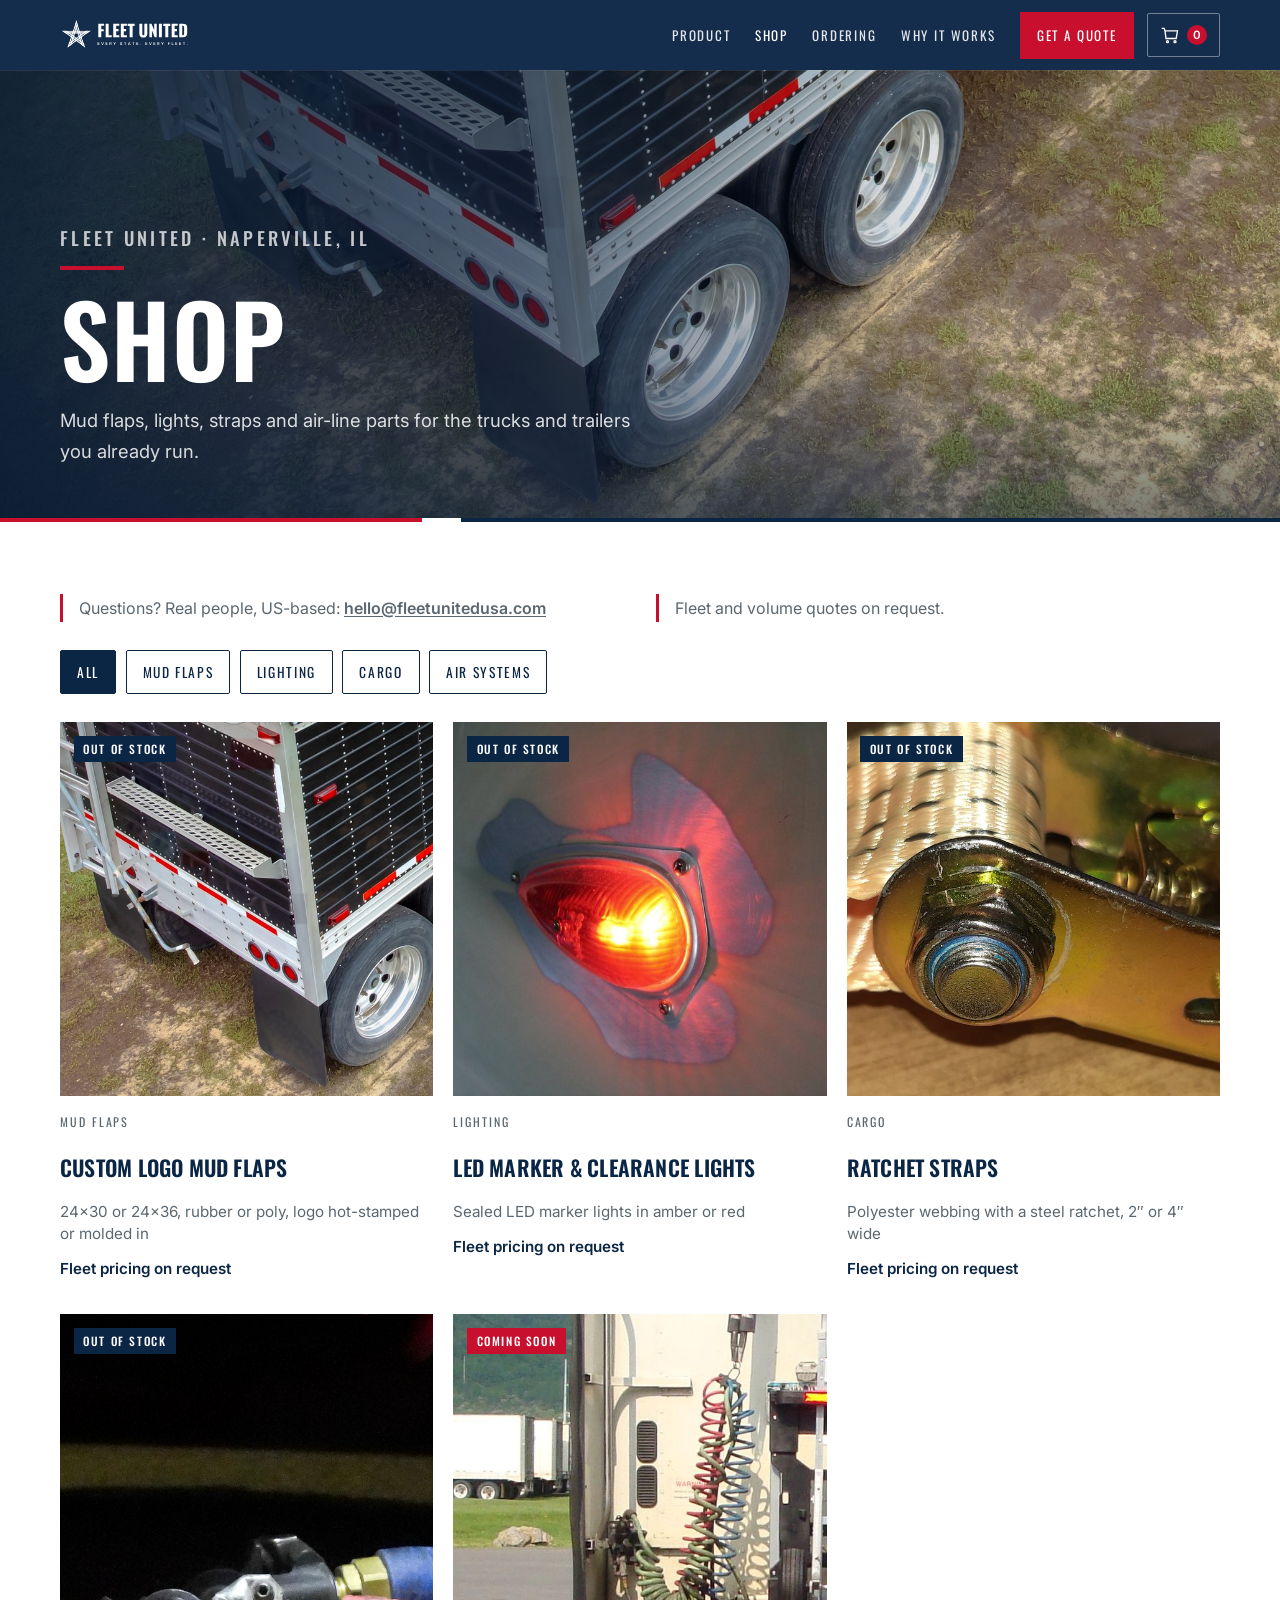
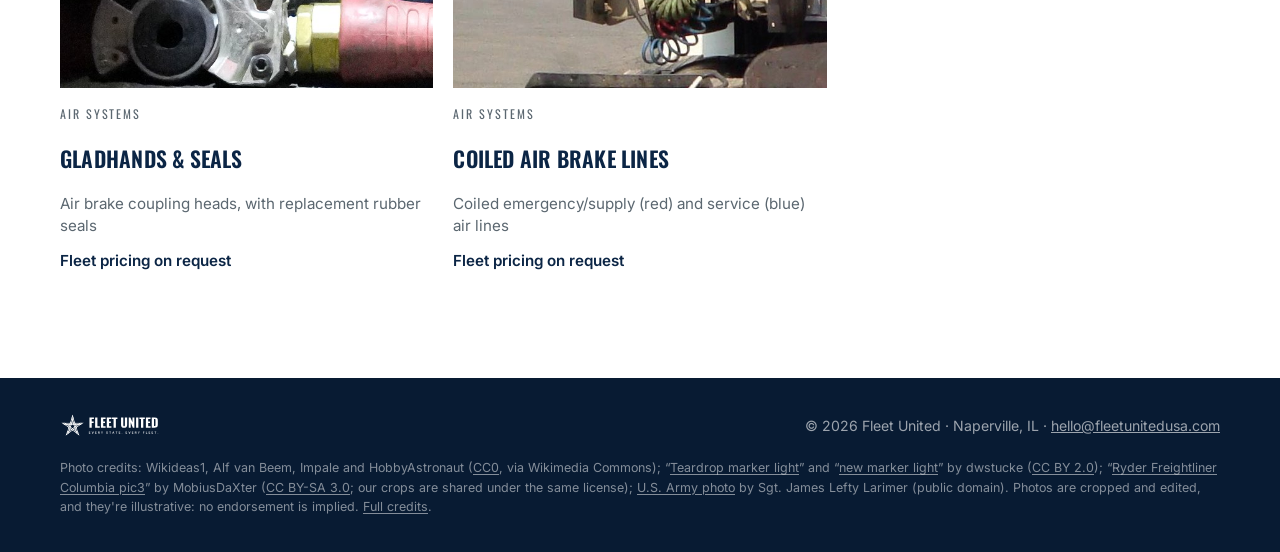
<file: shop/index.html>
<!doctype html>
<html lang="en">
<head>
<meta charset="utf-8">
<meta name="viewport" content="width=device-width,initial-scale=1">
<title>Shop | Fleet United</title>
<meta name="description" content="Fleet parts from Fleet United in Naperville, IL. Custom logo mud flaps, LED marker lights, ratchet straps, gladhands and coiled air lines. Fleet pricing on request.">
<link rel="canonical" href="https://fleetunitedusa.com/shop/">
<meta property="og:title" content="Shop | Fleet United">
<meta property="og:description" content="Fleet parts from Fleet United in Naperville, IL. Custom logo mud flaps, LED marker lights, ratchet straps, gladhands and coiled air lines. Fleet pricing on request.">
<meta property="og:image" content="https://fleetunitedusa.com/assets/products/collection-banner-2400x800.jpg">
<link rel="icon" href="/assets/fleet-united-icon-color.svg" type="image/svg+xml">
<link rel="icon" href="/favicon.ico" sizes="48x48">
<link rel="icon" type="image/png" sizes="32x32" href="/assets/favicon-32x32.png">
<link rel="icon" type="image/png" sizes="16x16" href="/assets/favicon-16x16.png">
<link rel="apple-touch-icon" sizes="180x180" href="/apple-touch-icon.png">
<meta name="theme-color" content="#0B2545">
<link rel="preconnect" href="https://fonts.googleapis.com">
<link rel="preconnect" href="https://fonts.gstatic.com" crossorigin>
<link href="https://fonts.googleapis.com/css2?family=Inter:wght@400;500;600&family=Oswald:wght@500;600;700&display=swap" rel="stylesheet">
<link rel="stylesheet" href="/assets/shop.css">
</head>
<body class="store">
<a class="skip" href="#main">Skip to content</a>
<header class="nav solid" id="nav">
  <div class="wrap">
    <a class="logo" href="/" aria-label="Fleet United home"><img src="/assets/fleet-united-horizontal-white.svg" alt="Fleet United" width="1004" height="262"></a>
    <div class="nav-right">
      <nav class="nav-links" id="nav-links" aria-label="Primary">
        <a href="/#product">Product</a>
        <a href="/shop/" aria-current="page">Shop</a>
        <a href="/#how">Ordering</a>
        <a href="/#why">Why it works</a>
        <a class="nav-quote" href="mailto:hello@fleetunitedusa.com?subject=Fleet%20quote%20request">Get a quote</a>
      </nav>
      <div class="nav-tools">
        <button type="button" class="cart-launcher" data-cart-open aria-label="Open pre-order cart, 0 items"><svg viewBox="0 0 24 24" aria-hidden="true"><path d="M6 7h15l-1.6 9.2H7.2L6 7z"></path><path d="M6 7L5 4H2"></path><circle cx="9" cy="20" r="1.2"></circle><circle cx="18" cy="20" r="1.2"></circle></svg><span class="cart-count" data-cart-count aria-hidden="true">0</span></button>
        <button type="button" class="nav-toggle" data-nav-toggle aria-expanded="false" aria-controls="nav-links">Menu</button>
      </div>
    </div>
  </div>
</header>
<main id="main">
<section class="banner">
  <img src="/assets/products/collection-banner-2400x800.jpg" alt="Rear of a grain hopper trailer with plain black mud flaps (illustrative photo)" width="2400" height="800">
  <div class="wrap">
    <p class="eyebrow">Fleet United &middot; Naperville, IL</p>
    <h1>Shop</h1>
    <p>Mud flaps, lights, straps and air-line parts for the trucks and trailers you already run.</p>
  </div>
</section>
<div class="stripe" aria-hidden="true"></div>
<section class="section">
  <div class="wrap">
    <ul class="trust-row">
  <li>Questions? Real people, US-based: <a href="mailto:hello@fleetunitedusa.com">hello@fleetunitedusa.com</a></li>
  <li>Fleet and volume quotes on request.</li>
</ul>
    <div class="catalog-block">
      <p class="visually-hidden" id="filter-label">Filter by category</p>
      <input class="filter-input" type="radio" name="category" id="cat-all" checked>
      <input class="filter-input" type="radio" name="category" id="cat-mud">
      <input class="filter-input" type="radio" name="category" id="cat-lighting">
      <input class="filter-input" type="radio" name="category" id="cat-cargo">
      <input class="filter-input" type="radio" name="category" id="cat-air">
      <div class="filter-bar" role="group" aria-labelledby="filter-label">
        <label for="cat-all">All</label>
        <label for="cat-mud">Mud flaps</label>
        <label for="cat-lighting">Lighting</label>
        <label for="cat-cargo">Cargo</label>
        <label for="cat-air">Air systems</label>
      </div>
      <ul class="product-grid"><li class="cat-mud">
  <a class="pcard" href="/shop/mud-flaps/">
    <span class="pcard-media"><img src="/assets/products/mud-flaps-600.jpg" srcset="/assets/products/mud-flaps-600.jpg 600w, /assets/products/mud-flaps-1200.jpg 1200w, /assets/products/mud-flaps-1600.jpg 1600w" sizes="(min-width: 900px) 30vw, 100vw" alt="Rear of a grain hopper trailer with plain black rubber mud flaps behind the wheels (illustrative photo)" width="600" height="600"><span class="badge">Out of stock</span></span>
    <span class="pcard-body">
      <span class="pcard-kicker">Mud flaps</span>
      <h2 class="pcard-title">Custom Logo Mud Flaps</h2>
      <span class="pcard-spec">24×30 or 24×36, rubber or poly, logo hot-stamped or molded in</span>
      <span class="pcard-price">Fleet pricing on request</span>
    </span>
  </a>
</li><li class="cat-lighting">
  <a class="pcard" href="/shop/led-marker-lights/">
    <span class="pcard-media"><img src="/assets/products/led-marker-lights-600.jpg" srcset="/assets/products/led-marker-lights-600.jpg 600w, /assets/products/led-marker-lights-1200.jpg 1200w" sizes="(min-width: 900px) 30vw, 100vw" alt="Round amber LED marker light in a chrome housing on a trailer" width="600" height="600"><span class="badge">Out of stock</span></span>
    <span class="pcard-body">
      <span class="pcard-kicker">Lighting</span>
      <h2 class="pcard-title">LED Marker &amp; Clearance Lights</h2>
      <span class="pcard-spec">Sealed LED marker lights in amber or red</span>
      <span class="pcard-price">Fleet pricing on request</span>
    </span>
  </a>
</li><li class="cat-cargo">
  <a class="pcard" href="/shop/ratchet-straps/">
    <span class="pcard-media"><img src="/assets/products/ratchet-straps-600.jpg" srcset="/assets/products/ratchet-straps-600.jpg 600w, /assets/products/ratchet-straps-1200.jpg 1200w, /assets/products/ratchet-straps-1600.jpg 1600w" sizes="(min-width: 900px) 30vw, 100vw" alt="Yellow polyester webbing wound on a steel ratchet" width="600" height="600"><span class="badge">Out of stock</span></span>
    <span class="pcard-body">
      <span class="pcard-kicker">Cargo</span>
      <h2 class="pcard-title">Ratchet Straps</h2>
      <span class="pcard-spec">Polyester webbing with a steel ratchet, 2″ or 4″ wide</span>
      <span class="pcard-price">Fleet pricing on request</span>
    </span>
  </a>
</li><li class="cat-air">
  <a class="pcard" href="/shop/gladhands/">
    <span class="pcard-media"><img src="/assets/products/gladhands-600.jpg" srcset="/assets/products/gladhands-600.jpg 600w, /assets/products/gladhands-1200.jpg 1200w" sizes="(min-width: 900px) 30vw, 100vw" alt="Two gladhand couplings with rubber seals on red and blue air lines" width="600" height="600"><span class="badge">Out of stock</span></span>
    <span class="pcard-body">
      <span class="pcard-kicker">Air systems</span>
      <h2 class="pcard-title">Gladhands &amp; Seals</h2>
      <span class="pcard-spec">Air brake coupling heads, with replacement rubber seals</span>
      <span class="pcard-price">Fleet pricing on request</span>
    </span>
  </a>
</li><li class="cat-air">
  <a class="pcard" href="/shop/air-brake-coils/">
    <span class="pcard-media"><img src="/assets/products/air-brake-coils-600.jpg" srcset="/assets/products/air-brake-coils-600.jpg 600w, /assets/products/air-brake-coils-1200.jpg 1200w" sizes="(min-width: 900px) 30vw, 100vw" alt="Red and blue coiled air brake lines hanging at the back of a tractor" width="600" height="600"><span class="badge badge-soon">Coming soon</span></span>
    <span class="pcard-body">
      <span class="pcard-kicker">Air systems</span>
      <h2 class="pcard-title">Coiled Air Brake Lines</h2>
      <span class="pcard-spec">Coiled emergency/supply (red) and service (blue) air lines</span>
      <span class="pcard-price">Fleet pricing on request</span>
    </span>
  </a>
</li></ul>
    </div>
  </div>
</section>
</main>
<footer>
  <div class="wrap">
    <img src="/assets/fleet-united-horizontal-white.svg" alt="Fleet United" width="1004" height="262">
    <span>&copy; 2026 Fleet United &middot; Naperville, IL &middot; <a href="mailto:hello@fleetunitedusa.com">hello@fleetunitedusa.com</a></span>
    <p class="credits">Photo credits: Wikideas1, Alf van Beem, Impale and HobbyAstronaut (<a href="https://creativecommons.org/publicdomain/zero/1.0/" rel="license">CC0</a>, via Wikimedia Commons); &ldquo;<a href="https://www.flickr.com/photos/98027690@N00/2644008029">Teardrop marker light</a>&rdquo; and &ldquo;<a href="https://www.flickr.com/photos/98027690@N00/2626906332">new marker light</a>&rdquo; by dwstucke (<a href="https://creativecommons.org/licenses/by/2.0/" rel="license">CC BY 2.0</a>); &ldquo;<a href="https://commons.wikimedia.org/wiki/File:Ryder_Freightliner_Columbia_pic3.jpg">Ryder Freightliner Columbia pic3</a>&rdquo; by MobiusDaXter (<a href="https://creativecommons.org/licenses/by-sa/3.0/" rel="license">CC BY-SA 3.0</a>; our crops are shared under the same license); <a href="https://commons.wikimedia.org/wiki/File:Atlas_Soldiers_Conduct_Vehicle_Recovery_Operation_(8949833).jpg">U.S. Army photo</a> by Sgt. James Lefty Larimer (public domain). Photos are cropped and edited, and they're illustrative: no endorsement is implied. <a href="/assets/products/CREDITS.md">Full credits</a>.</p>
  </div>
</footer>
<script src="/assets/catalog.js"></script>
<script src="/assets/shop.js"></script>
</body>
</html>
</file>
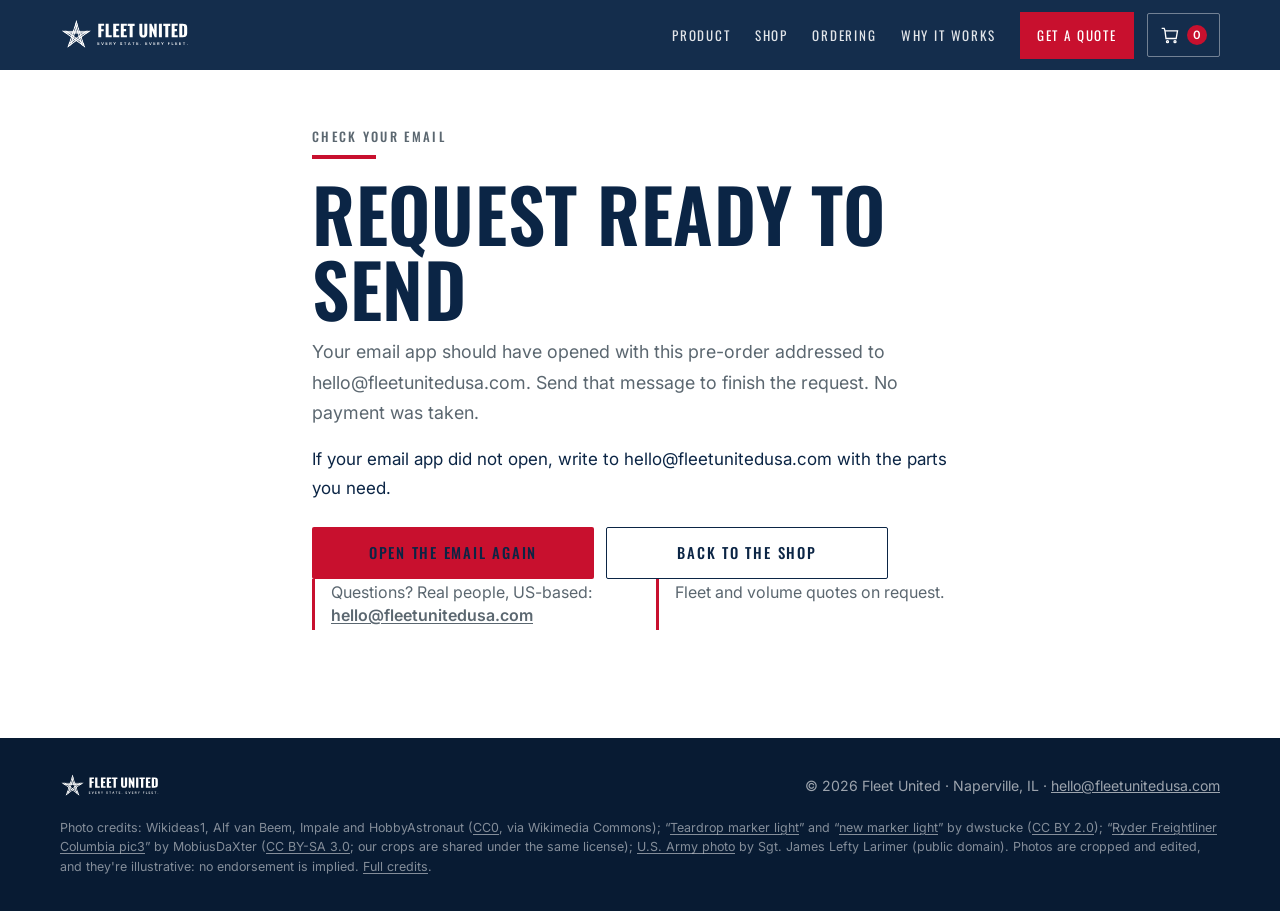
<file: checkout/confirmation/index.html>
<!doctype html>
<html lang="en">
<head>
<meta charset="utf-8">
<meta name="viewport" content="width=device-width,initial-scale=1">
<title>Request ready to send | Fleet United</title>
<meta name="description" content="Your Fleet United pre-order request is ready to email. No payment was taken.">
<link rel="canonical" href="https://fleetunitedusa.com/checkout/confirmation/">
<meta property="og:title" content="Request ready to send | Fleet United">
<meta property="og:description" content="Your Fleet United pre-order request is ready to email. No payment was taken.">
<meta property="og:image" content="https://fleetunitedusa.com/assets/products/collection-banner-2400x800.jpg">
<link rel="icon" href="/assets/fleet-united-icon-color.svg" type="image/svg+xml">
<link rel="icon" href="/favicon.ico" sizes="48x48">
<link rel="icon" type="image/png" sizes="32x32" href="/assets/favicon-32x32.png">
<link rel="icon" type="image/png" sizes="16x16" href="/assets/favicon-16x16.png">
<link rel="apple-touch-icon" sizes="180x180" href="/apple-touch-icon.png">
<meta name="theme-color" content="#0B2545">
<link rel="preconnect" href="https://fonts.googleapis.com">
<link rel="preconnect" href="https://fonts.gstatic.com" crossorigin>
<link href="https://fonts.googleapis.com/css2?family=Inter:wght@400;500;600&family=Oswald:wght@500;600;700&display=swap" rel="stylesheet">
<link rel="stylesheet" href="/assets/shop.css">
</head>
<body class="store">
<a class="skip" href="#main">Skip to content</a>
<header class="nav solid" id="nav">
  <div class="wrap">
    <a class="logo" href="/" aria-label="Fleet United home"><img src="/assets/fleet-united-horizontal-white.svg" alt="Fleet United" width="1004" height="262"></a>
    <div class="nav-right">
      <nav class="nav-links" id="nav-links" aria-label="Primary">
        <a href="/#product">Product</a>
        <a href="/shop/">Shop</a>
        <a href="/#how">Ordering</a>
        <a href="/#why">Why it works</a>
        <a class="nav-quote" href="mailto:hello@fleetunitedusa.com?subject=Fleet%20quote%20request">Get a quote</a>
      </nav>
      <div class="nav-tools">
        <button type="button" class="cart-launcher" data-cart-open aria-label="Open pre-order cart, 0 items"><svg viewBox="0 0 24 24" aria-hidden="true"><path d="M6 7h15l-1.6 9.2H7.2L6 7z"></path><path d="M6 7L5 4H2"></path><circle cx="9" cy="20" r="1.2"></circle><circle cx="18" cy="20" r="1.2"></circle></svg><span class="cart-count" data-cart-count aria-hidden="true">0</span></button>
        <button type="button" class="nav-toggle" data-nav-toggle aria-expanded="false" aria-controls="nav-links">Menu</button>
      </div>
    </div>
  </div>
</header>
<main id="main">
<div class="wrap confirm">
  <header class="page-head">
    <p class="eyebrow">Check your email</p>
    <h1>Request ready to send</h1>
    <p class="lead">Your email app should have opened with this pre-order addressed to hello@fleetunitedusa.com. Send that message to finish the request. No payment was taken.</p>
  </header>
  <div id="confirm-detail"><p>If the email did not open, use the button below or write directly to <a href="mailto:hello@fleetunitedusa.com">hello@fleetunitedusa.com</a>.</p></div>
  <div class="confirm-actions">
    <a class="s-btn" id="open-email-again" href="mailto:hello@fleetunitedusa.com?subject=Pre-order%20request">Open the email again</a>
    <a class="s-btn s-btn-ghost" href="/shop/">Back to the shop</a>
  </div>
  <ul class="trust-row">
  <li>Questions? Real people, US-based: <a href="mailto:hello@fleetunitedusa.com">hello@fleetunitedusa.com</a></li>
  <li>Fleet and volume quotes on request.</li>
</ul>
</div>
</main>
<footer>
  <div class="wrap">
    <img src="/assets/fleet-united-horizontal-white.svg" alt="Fleet United" width="1004" height="262">
    <span>&copy; 2026 Fleet United &middot; Naperville, IL &middot; <a href="mailto:hello@fleetunitedusa.com">hello@fleetunitedusa.com</a></span>
    <p class="credits">Photo credits: Wikideas1, Alf van Beem, Impale and HobbyAstronaut (<a href="https://creativecommons.org/publicdomain/zero/1.0/" rel="license">CC0</a>, via Wikimedia Commons); &ldquo;<a href="https://www.flickr.com/photos/98027690@N00/2644008029">Teardrop marker light</a>&rdquo; and &ldquo;<a href="https://www.flickr.com/photos/98027690@N00/2626906332">new marker light</a>&rdquo; by dwstucke (<a href="https://creativecommons.org/licenses/by/2.0/" rel="license">CC BY 2.0</a>); &ldquo;<a href="https://commons.wikimedia.org/wiki/File:Ryder_Freightliner_Columbia_pic3.jpg">Ryder Freightliner Columbia pic3</a>&rdquo; by MobiusDaXter (<a href="https://creativecommons.org/licenses/by-sa/3.0/" rel="license">CC BY-SA 3.0</a>; our crops are shared under the same license); <a href="https://commons.wikimedia.org/wiki/File:Atlas_Soldiers_Conduct_Vehicle_Recovery_Operation_(8949833).jpg">U.S. Army photo</a> by Sgt. James Lefty Larimer (public domain). Photos are cropped and edited, and they're illustrative: no endorsement is implied. <a href="/assets/products/CREDITS.md">Full credits</a>.</p>
  </div>
</footer>
<script src="/assets/catalog.js"></script>
<script src="/assets/shop.js"></script>
</body>
</html>
</file>
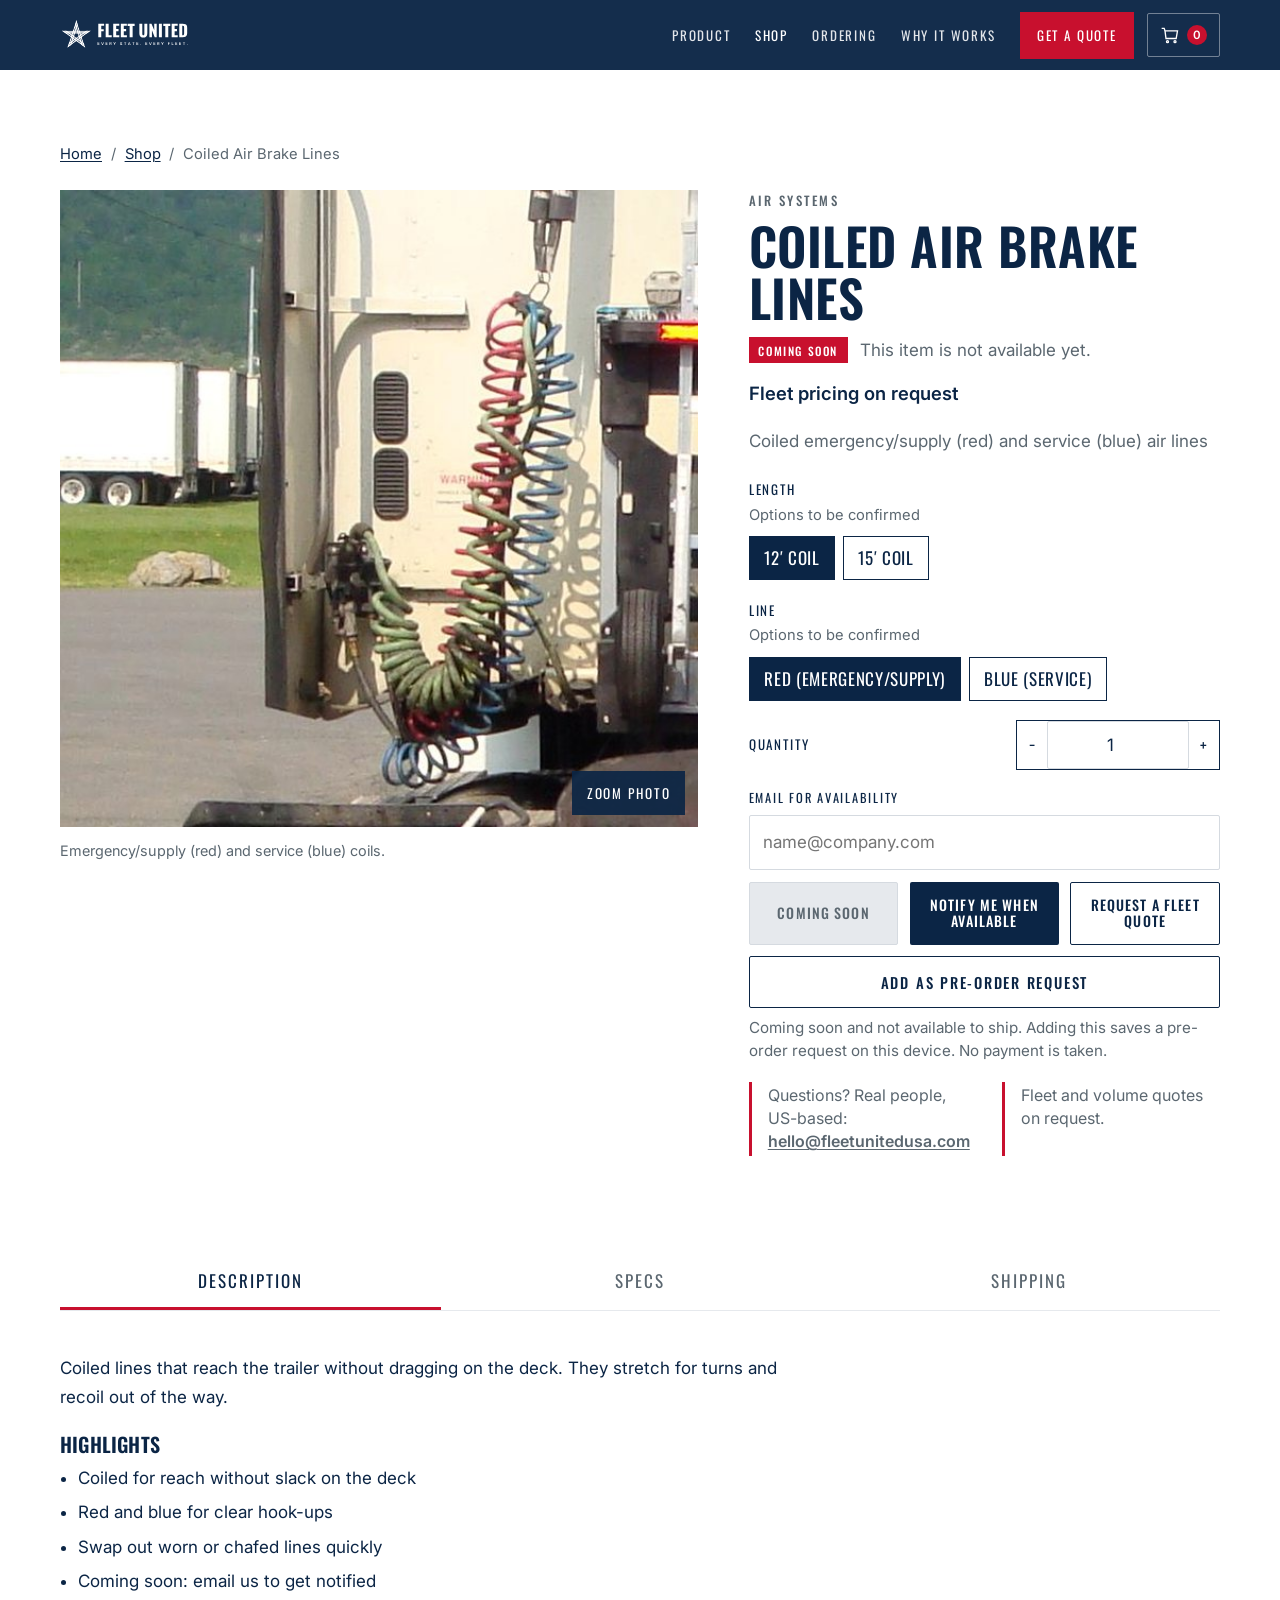
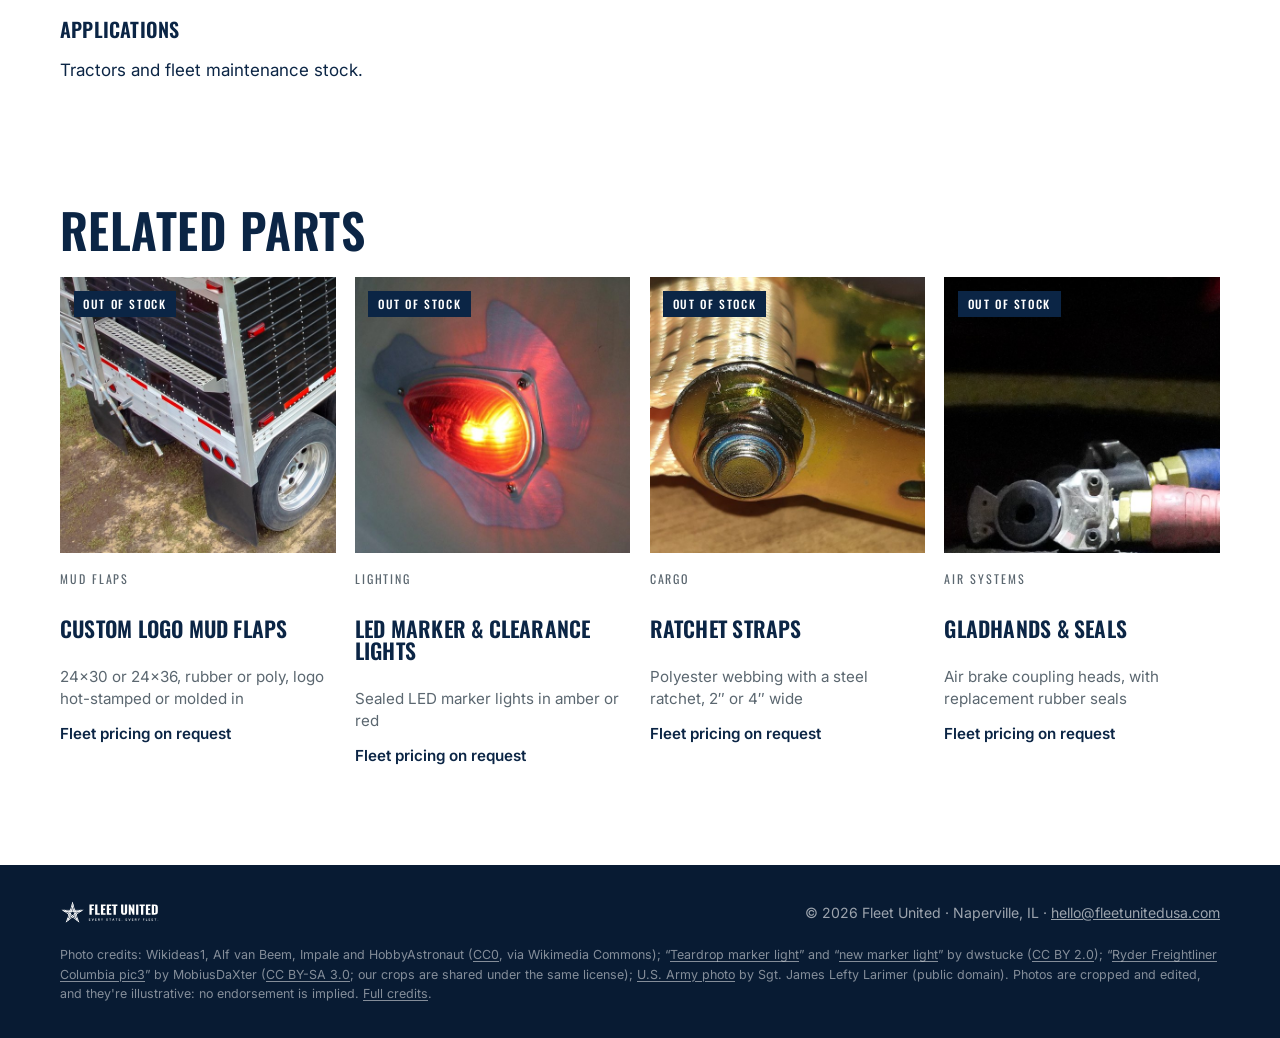
<file: shop/air-brake-coils/index.html>
<!doctype html>
<html lang="en">
<head>
<meta charset="utf-8">
<meta name="viewport" content="width=device-width,initial-scale=1">
<title>Coiled Air Brake Lines | Fleet United</title>
<meta name="description" content="Coiled lines that reach the trailer without dragging on the deck. They stretch for turns and recoil out of the way.">
<link rel="canonical" href="https://fleetunitedusa.com/shop/air-brake-coils/">
<meta property="og:title" content="Coiled Air Brake Lines | Fleet United">
<meta property="og:description" content="Coiled lines that reach the trailer without dragging on the deck. They stretch for turns and recoil out of the way.">
<meta property="og:image" content="https://fleetunitedusa.com/assets/products/collection-banner-2400x800.jpg">
<link rel="icon" href="/assets/fleet-united-icon-color.svg" type="image/svg+xml">
<link rel="icon" href="/favicon.ico" sizes="48x48">
<link rel="icon" type="image/png" sizes="32x32" href="/assets/favicon-32x32.png">
<link rel="icon" type="image/png" sizes="16x16" href="/assets/favicon-16x16.png">
<link rel="apple-touch-icon" sizes="180x180" href="/apple-touch-icon.png">
<meta name="theme-color" content="#0B2545">
<link rel="preconnect" href="https://fonts.googleapis.com">
<link rel="preconnect" href="https://fonts.gstatic.com" crossorigin>
<link href="https://fonts.googleapis.com/css2?family=Inter:wght@400;500;600&family=Oswald:wght@500;600;700&display=swap" rel="stylesheet">
<link rel="stylesheet" href="/assets/shop.css">
</head>
<body class="store">
<a class="skip" href="#main">Skip to content</a>
<header class="nav solid" id="nav">
  <div class="wrap">
    <a class="logo" href="/" aria-label="Fleet United home"><img src="/assets/fleet-united-horizontal-white.svg" alt="Fleet United" width="1004" height="262"></a>
    <div class="nav-right">
      <nav class="nav-links" id="nav-links" aria-label="Primary">
        <a href="/#product">Product</a>
        <a href="/shop/" aria-current="page">Shop</a>
        <a href="/#how">Ordering</a>
        <a href="/#why">Why it works</a>
        <a class="nav-quote" href="mailto:hello@fleetunitedusa.com?subject=Fleet%20quote%20request">Get a quote</a>
      </nav>
      <div class="nav-tools">
        <button type="button" class="cart-launcher" data-cart-open aria-label="Open pre-order cart, 0 items"><svg viewBox="0 0 24 24" aria-hidden="true"><path d="M6 7h15l-1.6 9.2H7.2L6 7z"></path><path d="M6 7L5 4H2"></path><circle cx="9" cy="20" r="1.2"></circle><circle cx="18" cy="20" r="1.2"></circle></svg><span class="cart-count" data-cart-count aria-hidden="true">0</span></button>
        <button type="button" class="nav-toggle" data-nav-toggle aria-expanded="false" aria-controls="nav-links">Menu</button>
      </div>
    </div>
  </div>
</header>
<main id="main">
<article class="section">
  <div class="wrap">
    <nav class="crumbs" aria-label="Breadcrumb">
      <a href="/">Home</a><span aria-hidden="true">/</span>
      <a href="/shop/">Shop</a><span aria-hidden="true">/</span>
      <span aria-current="page">Coiled Air Brake Lines</span>
    </nav>
    <div class="pdp">
      <fieldset class="gallery" data-gallery="photos">
  <legend class="visually-hidden">Product photos</legend>
  <input class="tab-radio" type="radio" name="photo" id="photo-1" checked>
  <div class="stage"><div class="stage-frame">
    <img class="for-1" src="/assets/products/air-brake-coils-1200.jpg" srcset="/assets/products/air-brake-coils-600.jpg 600w, /assets/products/air-brake-coils-1200.jpg 1200w, /assets/products/air-brake-coils-1600.jpg 1600w" sizes="(min-width: 960px) 46vw, 100vw" alt="Red and blue coiled air brake lines hanging at the back of a tractor" width="1200" height="1200" data-full="/assets/products/air-brake-coils-1600.jpg" data-caption="Emergency/supply (red) and service (blue) coils.">
    <button type="button" class="zoom-btn" data-zoom aria-haspopup="dialog">Zoom photo</button>
  </div></div>
  <p class="cap for-1">Emergency/supply (red) and service (blue) coils.</p>
  
  <p class="visually-hidden" id="gallery-live" aria-live="polite"></p>
</fieldset>
      <div class="buy" data-product="air-brake-coils" data-product-name="Coiled Air Brake Lines">
        <p class="eyebrow">Air systems</p>
        <h1>Coiled Air Brake Lines</h1>
        <div class="status"><span class="badge badge-soon">Coming soon</span><p>This item is not available yet.</p></div>
        <p class="price">Fleet pricing on request</p>
        <p class="one-line">Coiled emergency/supply (red) and service (blue) air lines</p>
        <div class="options"><fieldset>
  <legend>Length</legend>
  <p class="opt-note" id="air-brake-coils-length-note">Options to be confirmed</p>
  <div class="choices"><label class="choice"><input type="radio" name="Length" id="air-brake-coils-length-0" value="12′ coil" checked aria-describedby="air-brake-coils-length-note"><span>12′ coil</span></label><label class="choice"><input type="radio" name="Length" id="air-brake-coils-length-1" value="15′ coil" aria-describedby="air-brake-coils-length-note"><span>15′ coil</span></label></div>
</fieldset><fieldset>
  <legend>Line</legend>
  <p class="opt-note" id="air-brake-coils-line-note">Options to be confirmed</p>
  <div class="choices"><label class="choice"><input type="radio" name="Line" id="air-brake-coils-line-0" value="Red (emergency/supply)" checked aria-describedby="air-brake-coils-line-note"><span>Red (emergency/supply)</span></label><label class="choice"><input type="radio" name="Line" id="air-brake-coils-line-1" value="Blue (service)" aria-describedby="air-brake-coils-line-note"><span>Blue (service)</span></label></div>
</fieldset></div>
        <div class="qty">
          <label for="qty-air-brake-coils">Quantity</label>
          <div class="mini-stepper">
            <button type="button" data-qty-dec aria-label="Decrease quantity">&minus;</button>
            <input id="qty-air-brake-coils" data-qty-input type="number" inputmode="numeric" min="1" max="999" value="1">
            <button type="button" data-qty-inc aria-label="Increase quantity">+</button>
          </div>
        </div>
        <form id="notify-form" class="notify">
          <label for="notify-email">Email for availability</label>
          <input id="notify-email" name="email" type="email" required autocomplete="email" placeholder="name@company.com">
        </form>
        <div class="buy-row">
          <button type="button" class="s-btn" disabled>Coming soon</button>
          <button type="submit" class="s-btn s-btn-navy" form="notify-form">Notify me when available</button>
          <a class="s-btn s-btn-ghost" data-quote href="mailto:hello@fleetunitedusa.com?subject=Fleet%20quote%20request%20%E2%80%94%20Coiled%20Air%20Brake%20Lines&body=Please%20quote%20this%20for%20our%20fleet.%0A%0AProduct%3A%20Coiled%20Air%20Brake%20Lines%0ACompany%3A%0AFleet%20size%3A%0AShip%20to%3A">Request a fleet quote</a>
        </div>
        <button type="button" class="s-btn s-btn-ghost preorder" data-add>Add as pre-order request</button>
        <p class="fine-print">Coming soon and not available to ship. Adding this saves a pre-order request on this device. No payment is taken.</p>
        <p class="fine-print" data-notify-done hidden></p>
        <ul class="trust-row">
  <li>Questions? Real people, US-based: <a href="mailto:hello@fleetunitedusa.com">hello@fleetunitedusa.com</a></li>
  <li>Fleet and volume quotes on request.</li>
</ul>
      </div>
    </div>
    <fieldset class="tabs">
      <legend class="visually-hidden">Product details</legend>
      <input class="tab-radio" type="radio" name="tabs" id="tab-desc" checked>
      <input class="tab-radio" type="radio" name="tabs" id="tab-specs">
      <input class="tab-radio" type="radio" name="tabs" id="tab-ship">
      <div class="tablist">
        <label for="tab-desc">Description</label>
        <label for="tab-specs">Specs</label>
        <label for="tab-ship">Shipping</label>
      </div>
      <div class="panel" id="panel-desc" role="tabpanel">
        <p>Coiled lines that reach the trailer without dragging on the deck. They stretch for turns and recoil out of the way.</p>
        <h3>Highlights</h3>
        <ul><li>Coiled for reach without slack on the deck</li><li>Red and blue for clear hook-ups</li><li>Swap out worn or chafed lines quickly</li><li>Coming soon: email us to get notified</li></ul>
        <h3>Applications</h3>
        <p>Tractors and fleet maintenance stock.</p>
      </div>
      <div class="panel" id="panel-specs" role="tabpanel">
        <dl class="specs"><div><dt>Type</dt><dd>Coiled tractor-to-trailer air line</dd></div><div><dt>Length</dt><dd>12′ or 15′ (option to be confirmed)</dd></div><div><dt>Lines</dt><dd>Red (emergency/supply) or blue (service)</dd></div></dl>
      </div>
      <div class="panel" id="panel-ship" role="tabpanel">
        <p><strong>Shipping &amp; quotes.</strong> We ship within the United States. Shipping is quoted with your order based on quantity and destination. For a quote, bulk or fleet orders, or questions, email <a href="mailto:hello@fleetunitedusa.com">hello@fleetunitedusa.com</a>.</p>
      </div>
    </fieldset>
  </div>
</article>
<section class="related">
  <div class="wrap">
    <h2>Related parts</h2>
    <ul class="related-grid"><li class="cat-mud">
  <a class="pcard" href="/shop/mud-flaps/">
    <span class="pcard-media"><img src="/assets/products/mud-flaps-600.jpg" srcset="/assets/products/mud-flaps-600.jpg 600w, /assets/products/mud-flaps-1200.jpg 1200w, /assets/products/mud-flaps-1600.jpg 1600w" sizes="(min-width: 900px) 30vw, 100vw" alt="Rear of a grain hopper trailer with plain black rubber mud flaps behind the wheels (illustrative photo)" width="600" height="600"><span class="badge">Out of stock</span></span>
    <span class="pcard-body">
      <span class="pcard-kicker">Mud flaps</span>
      <h3 class="pcard-title">Custom Logo Mud Flaps</h3>
      <span class="pcard-spec">24×30 or 24×36, rubber or poly, logo hot-stamped or molded in</span>
      <span class="pcard-price">Fleet pricing on request</span>
    </span>
  </a>
</li><li class="cat-lighting">
  <a class="pcard" href="/shop/led-marker-lights/">
    <span class="pcard-media"><img src="/assets/products/led-marker-lights-600.jpg" srcset="/assets/products/led-marker-lights-600.jpg 600w, /assets/products/led-marker-lights-1200.jpg 1200w" sizes="(min-width: 900px) 30vw, 100vw" alt="Round amber LED marker light in a chrome housing on a trailer" width="600" height="600"><span class="badge">Out of stock</span></span>
    <span class="pcard-body">
      <span class="pcard-kicker">Lighting</span>
      <h3 class="pcard-title">LED Marker &amp; Clearance Lights</h3>
      <span class="pcard-spec">Sealed LED marker lights in amber or red</span>
      <span class="pcard-price">Fleet pricing on request</span>
    </span>
  </a>
</li><li class="cat-cargo">
  <a class="pcard" href="/shop/ratchet-straps/">
    <span class="pcard-media"><img src="/assets/products/ratchet-straps-600.jpg" srcset="/assets/products/ratchet-straps-600.jpg 600w, /assets/products/ratchet-straps-1200.jpg 1200w, /assets/products/ratchet-straps-1600.jpg 1600w" sizes="(min-width: 900px) 30vw, 100vw" alt="Yellow polyester webbing wound on a steel ratchet" width="600" height="600"><span class="badge">Out of stock</span></span>
    <span class="pcard-body">
      <span class="pcard-kicker">Cargo</span>
      <h3 class="pcard-title">Ratchet Straps</h3>
      <span class="pcard-spec">Polyester webbing with a steel ratchet, 2″ or 4″ wide</span>
      <span class="pcard-price">Fleet pricing on request</span>
    </span>
  </a>
</li><li class="cat-air">
  <a class="pcard" href="/shop/gladhands/">
    <span class="pcard-media"><img src="/assets/products/gladhands-600.jpg" srcset="/assets/products/gladhands-600.jpg 600w, /assets/products/gladhands-1200.jpg 1200w" sizes="(min-width: 900px) 30vw, 100vw" alt="Two gladhand couplings with rubber seals on red and blue air lines" width="600" height="600"><span class="badge">Out of stock</span></span>
    <span class="pcard-body">
      <span class="pcard-kicker">Air systems</span>
      <h3 class="pcard-title">Gladhands &amp; Seals</h3>
      <span class="pcard-spec">Air brake coupling heads, with replacement rubber seals</span>
      <span class="pcard-price">Fleet pricing on request</span>
    </span>
  </a>
</li></ul>
  </div>
</section>
</main>
<footer>
  <div class="wrap">
    <img src="/assets/fleet-united-horizontal-white.svg" alt="Fleet United" width="1004" height="262">
    <span>&copy; 2026 Fleet United &middot; Naperville, IL &middot; <a href="mailto:hello@fleetunitedusa.com">hello@fleetunitedusa.com</a></span>
    <p class="credits">Photo credits: Wikideas1, Alf van Beem, Impale and HobbyAstronaut (<a href="https://creativecommons.org/publicdomain/zero/1.0/" rel="license">CC0</a>, via Wikimedia Commons); &ldquo;<a href="https://www.flickr.com/photos/98027690@N00/2644008029">Teardrop marker light</a>&rdquo; and &ldquo;<a href="https://www.flickr.com/photos/98027690@N00/2626906332">new marker light</a>&rdquo; by dwstucke (<a href="https://creativecommons.org/licenses/by/2.0/" rel="license">CC BY 2.0</a>); &ldquo;<a href="https://commons.wikimedia.org/wiki/File:Ryder_Freightliner_Columbia_pic3.jpg">Ryder Freightliner Columbia pic3</a>&rdquo; by MobiusDaXter (<a href="https://creativecommons.org/licenses/by-sa/3.0/" rel="license">CC BY-SA 3.0</a>; our crops are shared under the same license); <a href="https://commons.wikimedia.org/wiki/File:Atlas_Soldiers_Conduct_Vehicle_Recovery_Operation_(8949833).jpg">U.S. Army photo</a> by Sgt. James Lefty Larimer (public domain). Photos are cropped and edited, and they're illustrative: no endorsement is implied. <a href="/assets/products/CREDITS.md">Full credits</a>.</p>
  </div>
</footer>
<script src="/assets/catalog.js"></script>
<script src="/assets/shop.js"></script>
</body>
</html>
</file>
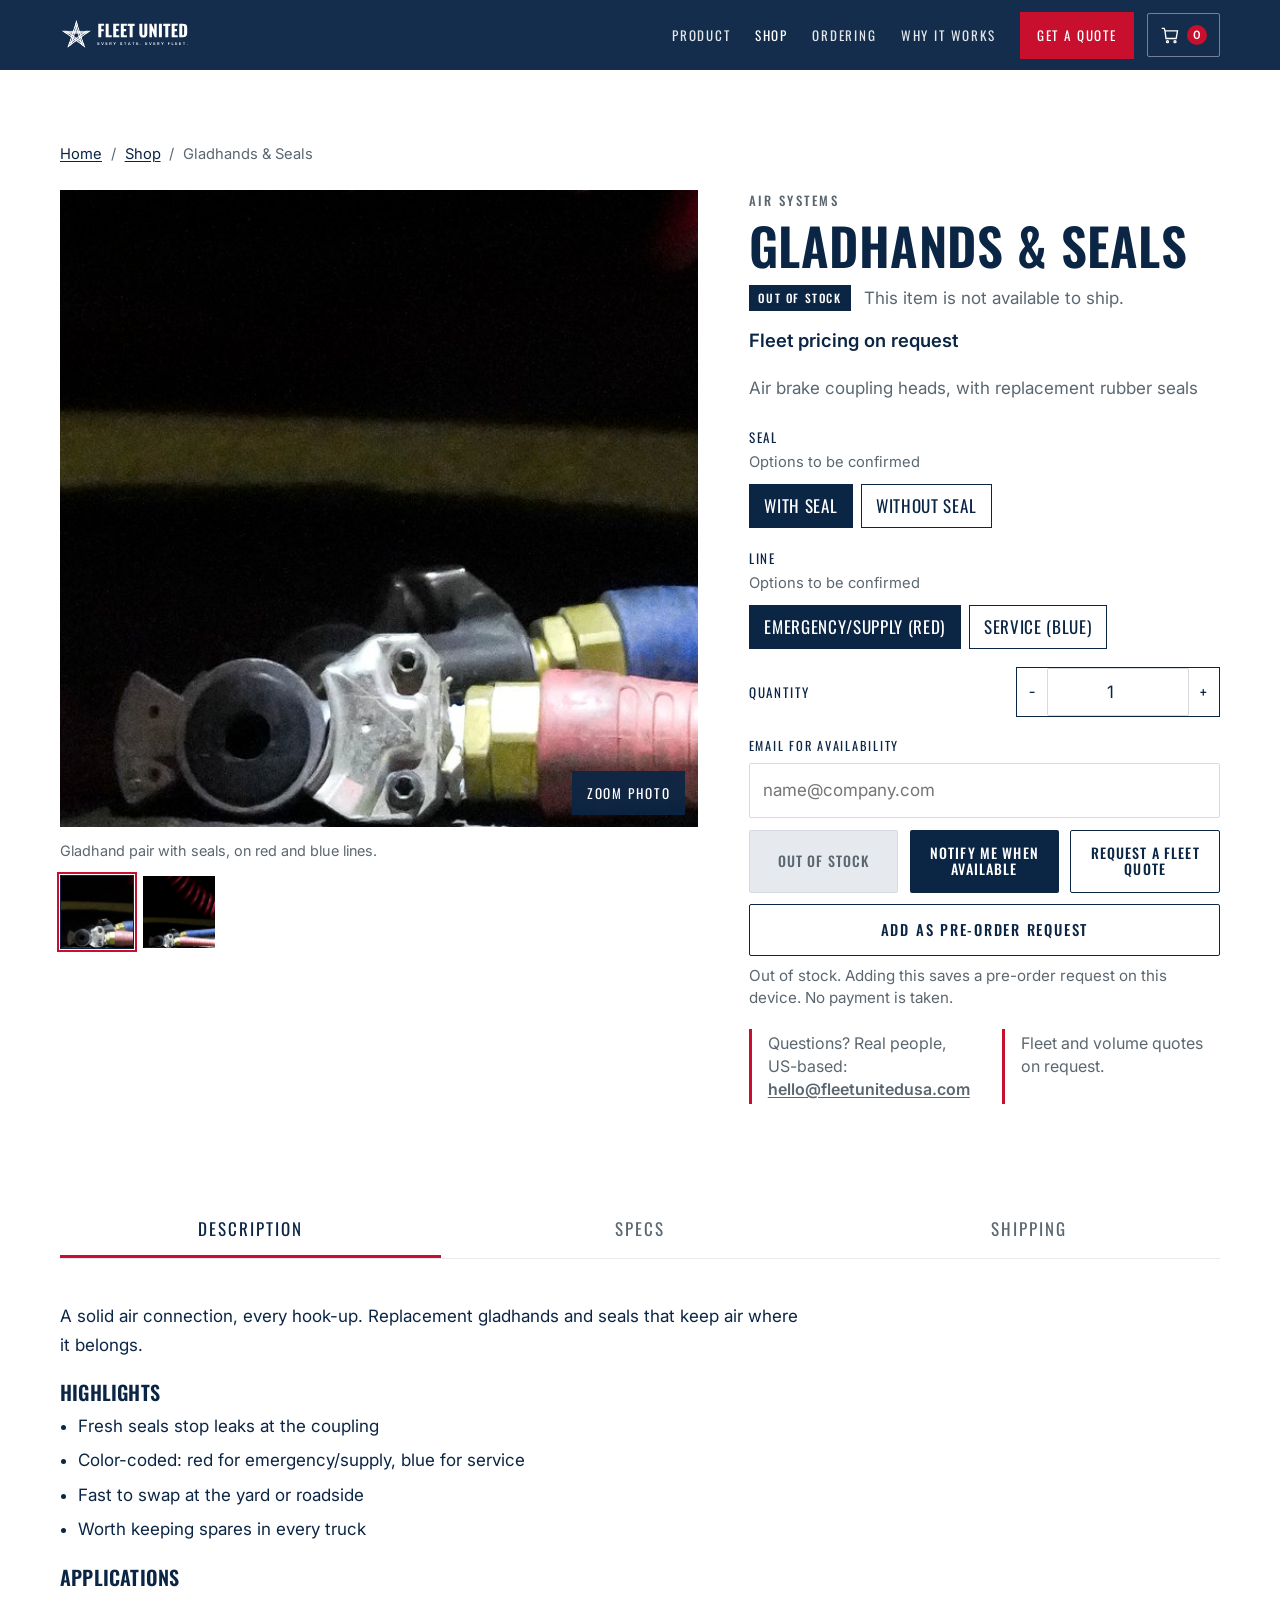
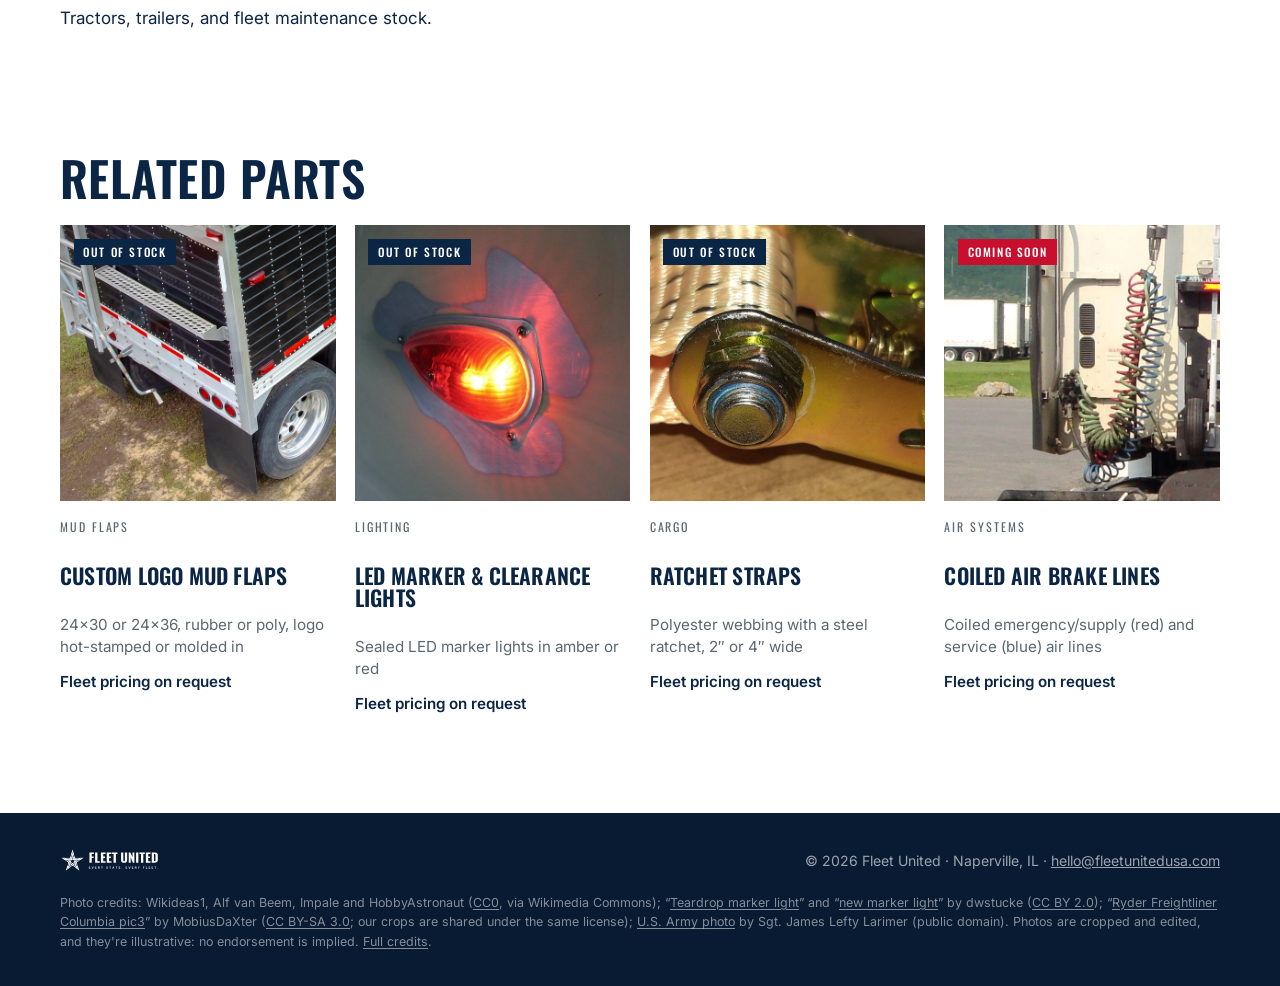
<file: shop/gladhands/index.html>
<!doctype html>
<html lang="en">
<head>
<meta charset="utf-8">
<meta name="viewport" content="width=device-width,initial-scale=1">
<title>Gladhands &amp; Seals | Fleet United</title>
<meta name="description" content="A solid air connection, every hook-up. Replacement gladhands and seals that keep air where it belongs.">
<link rel="canonical" href="https://fleetunitedusa.com/shop/gladhands/">
<meta property="og:title" content="Gladhands &amp; Seals | Fleet United">
<meta property="og:description" content="A solid air connection, every hook-up. Replacement gladhands and seals that keep air where it belongs.">
<meta property="og:image" content="https://fleetunitedusa.com/assets/products/collection-banner-2400x800.jpg">
<link rel="icon" href="/assets/fleet-united-icon-color.svg" type="image/svg+xml">
<link rel="icon" href="/favicon.ico" sizes="48x48">
<link rel="icon" type="image/png" sizes="32x32" href="/assets/favicon-32x32.png">
<link rel="icon" type="image/png" sizes="16x16" href="/assets/favicon-16x16.png">
<link rel="apple-touch-icon" sizes="180x180" href="/apple-touch-icon.png">
<meta name="theme-color" content="#0B2545">
<link rel="preconnect" href="https://fonts.googleapis.com">
<link rel="preconnect" href="https://fonts.gstatic.com" crossorigin>
<link href="https://fonts.googleapis.com/css2?family=Inter:wght@400;500;600&family=Oswald:wght@500;600;700&display=swap" rel="stylesheet">
<link rel="stylesheet" href="/assets/shop.css">
</head>
<body class="store">
<a class="skip" href="#main">Skip to content</a>
<header class="nav solid" id="nav">
  <div class="wrap">
    <a class="logo" href="/" aria-label="Fleet United home"><img src="/assets/fleet-united-horizontal-white.svg" alt="Fleet United" width="1004" height="262"></a>
    <div class="nav-right">
      <nav class="nav-links" id="nav-links" aria-label="Primary">
        <a href="/#product">Product</a>
        <a href="/shop/" aria-current="page">Shop</a>
        <a href="/#how">Ordering</a>
        <a href="/#why">Why it works</a>
        <a class="nav-quote" href="mailto:hello@fleetunitedusa.com?subject=Fleet%20quote%20request">Get a quote</a>
      </nav>
      <div class="nav-tools">
        <button type="button" class="cart-launcher" data-cart-open aria-label="Open pre-order cart, 0 items"><svg viewBox="0 0 24 24" aria-hidden="true"><path d="M6 7h15l-1.6 9.2H7.2L6 7z"></path><path d="M6 7L5 4H2"></path><circle cx="9" cy="20" r="1.2"></circle><circle cx="18" cy="20" r="1.2"></circle></svg><span class="cart-count" data-cart-count aria-hidden="true">0</span></button>
        <button type="button" class="nav-toggle" data-nav-toggle aria-expanded="false" aria-controls="nav-links">Menu</button>
      </div>
    </div>
  </div>
</header>
<main id="main">
<article class="section">
  <div class="wrap">
    <nav class="crumbs" aria-label="Breadcrumb">
      <a href="/">Home</a><span aria-hidden="true">/</span>
      <a href="/shop/">Shop</a><span aria-hidden="true">/</span>
      <span aria-current="page">Gladhands &amp; Seals</span>
    </nav>
    <div class="pdp">
      <fieldset class="gallery" data-gallery="photos">
  <legend class="visually-hidden">Product photos</legend>
  <input class="tab-radio" type="radio" name="photo" id="photo-1" checked><input class="tab-radio" type="radio" name="photo" id="photo-2">
  <div class="stage"><div class="stage-frame">
    <img class="for-1" src="/assets/products/gladhands-1200.jpg" srcset="/assets/products/gladhands-600.jpg 600w, /assets/products/gladhands-1200.jpg 1200w, /assets/products/gladhands-1600.jpg 1600w" sizes="(min-width: 960px) 46vw, 100vw" alt="Two gladhand couplings with rubber seals on red and blue air lines" width="1200" height="1200" data-full="/assets/products/gladhands-1600.jpg" data-caption="Gladhand pair with seals, on red and blue lines."><img class="for-2" src="/assets/products/gladhands-detail1-1200.jpg" srcset="/assets/products/gladhands-detail1-600.jpg 600w, /assets/products/gladhands-detail1-1200.jpg 1200w, /assets/products/gladhands-detail1-1600.jpg 1600w" sizes="(min-width: 960px) 46vw, 100vw" alt="Gladhand pair on red and blue air lines below a coiled red air line, at the back of a truck" width="1200" height="1200" data-full="/assets/products/gladhands-detail1-1600.jpg" data-caption="Gladhands at the back of a truck.">
    <button type="button" class="zoom-btn" data-zoom aria-haspopup="dialog">Zoom photo</button>
  </div></div>
  <p class="cap for-1">Gladhand pair with seals, on red and blue lines.</p><p class="cap for-2">Gladhands at the back of a truck.</p>
  <div class="thumbs"><label for="photo-1"><img src="/assets/products/gladhands-600.jpg" alt=""><span class="visually-hidden">Photo 1 of 2</span></label><label for="photo-2"><img src="/assets/products/gladhands-detail1-600.jpg" alt=""><span class="visually-hidden">Photo 2 of 2</span></label></div>
  <p class="visually-hidden" id="gallery-live" aria-live="polite"></p>
</fieldset>
      <div class="buy" data-product="gladhands" data-product-name="Gladhands &amp; Seals">
        <p class="eyebrow">Air systems</p>
        <h1>Gladhands &amp; Seals</h1>
        <div class="status"><span class="badge">Out of stock</span><p>This item is not available to ship.</p></div>
        <p class="price">Fleet pricing on request</p>
        <p class="one-line">Air brake coupling heads, with replacement rubber seals</p>
        <div class="options"><fieldset>
  <legend>Seal</legend>
  <p class="opt-note" id="gladhands-seal-note">Options to be confirmed</p>
  <div class="choices"><label class="choice"><input type="radio" name="Seal" id="gladhands-seal-0" value="With seal" checked aria-describedby="gladhands-seal-note"><span>With seal</span></label><label class="choice"><input type="radio" name="Seal" id="gladhands-seal-1" value="Without seal" aria-describedby="gladhands-seal-note"><span>Without seal</span></label></div>
</fieldset><fieldset>
  <legend>Line</legend>
  <p class="opt-note" id="gladhands-line-note">Options to be confirmed</p>
  <div class="choices"><label class="choice"><input type="radio" name="Line" id="gladhands-line-0" value="Emergency/supply (red)" checked aria-describedby="gladhands-line-note"><span>Emergency/supply (red)</span></label><label class="choice"><input type="radio" name="Line" id="gladhands-line-1" value="Service (blue)" aria-describedby="gladhands-line-note"><span>Service (blue)</span></label></div>
</fieldset></div>
        <div class="qty">
          <label for="qty-gladhands">Quantity</label>
          <div class="mini-stepper">
            <button type="button" data-qty-dec aria-label="Decrease quantity">&minus;</button>
            <input id="qty-gladhands" data-qty-input type="number" inputmode="numeric" min="1" max="999" value="1">
            <button type="button" data-qty-inc aria-label="Increase quantity">+</button>
          </div>
        </div>
        <form id="notify-form" class="notify">
          <label for="notify-email">Email for availability</label>
          <input id="notify-email" name="email" type="email" required autocomplete="email" placeholder="name@company.com">
        </form>
        <div class="buy-row">
          <button type="button" class="s-btn" disabled>Out of stock</button>
          <button type="submit" class="s-btn s-btn-navy" form="notify-form">Notify me when available</button>
          <a class="s-btn s-btn-ghost" data-quote href="mailto:hello@fleetunitedusa.com?subject=Fleet%20quote%20request%20%E2%80%94%20Gladhands%20%26%20Seals&body=Please%20quote%20this%20for%20our%20fleet.%0A%0AProduct%3A%20Gladhands%20%26%20Seals%0ACompany%3A%0AFleet%20size%3A%0AShip%20to%3A">Request a fleet quote</a>
        </div>
        <button type="button" class="s-btn s-btn-ghost preorder" data-add>Add as pre-order request</button>
        <p class="fine-print">Out of stock. Adding this saves a pre-order request on this device. No payment is taken.</p>
        <p class="fine-print" data-notify-done hidden></p>
        <ul class="trust-row">
  <li>Questions? Real people, US-based: <a href="mailto:hello@fleetunitedusa.com">hello@fleetunitedusa.com</a></li>
  <li>Fleet and volume quotes on request.</li>
</ul>
      </div>
    </div>
    <fieldset class="tabs">
      <legend class="visually-hidden">Product details</legend>
      <input class="tab-radio" type="radio" name="tabs" id="tab-desc" checked>
      <input class="tab-radio" type="radio" name="tabs" id="tab-specs">
      <input class="tab-radio" type="radio" name="tabs" id="tab-ship">
      <div class="tablist">
        <label for="tab-desc">Description</label>
        <label for="tab-specs">Specs</label>
        <label for="tab-ship">Shipping</label>
      </div>
      <div class="panel" id="panel-desc" role="tabpanel">
        <p>A solid air connection, every hook-up. Replacement gladhands and seals that keep air where it belongs.</p>
        <h3>Highlights</h3>
        <ul><li>Fresh seals stop leaks at the coupling</li><li>Color-coded: red for emergency/supply, blue for service</li><li>Fast to swap at the yard or roadside</li><li>Worth keeping spares in every truck</li></ul>
        <h3>Applications</h3>
        <p>Tractors, trailers, and fleet maintenance stock.</p>
      </div>
      <div class="panel" id="panel-specs" role="tabpanel">
        <dl class="specs"><div><dt>Type</dt><dd>Air brake coupling head</dd></div><div><dt>Seal</dt><dd>With or without a rubber seal</dd></div><div><dt>Lines</dt><dd>Emergency/supply (red) or service (blue)</dd></div></dl>
      </div>
      <div class="panel" id="panel-ship" role="tabpanel">
        <p><strong>Shipping &amp; quotes.</strong> We ship within the United States. Shipping is quoted with your order based on quantity and destination. For a quote, bulk or fleet orders, or questions, email <a href="mailto:hello@fleetunitedusa.com">hello@fleetunitedusa.com</a>.</p>
      </div>
    </fieldset>
  </div>
</article>
<section class="related">
  <div class="wrap">
    <h2>Related parts</h2>
    <ul class="related-grid"><li class="cat-mud">
  <a class="pcard" href="/shop/mud-flaps/">
    <span class="pcard-media"><img src="/assets/products/mud-flaps-600.jpg" srcset="/assets/products/mud-flaps-600.jpg 600w, /assets/products/mud-flaps-1200.jpg 1200w, /assets/products/mud-flaps-1600.jpg 1600w" sizes="(min-width: 900px) 30vw, 100vw" alt="Rear of a grain hopper trailer with plain black rubber mud flaps behind the wheels (illustrative photo)" width="600" height="600"><span class="badge">Out of stock</span></span>
    <span class="pcard-body">
      <span class="pcard-kicker">Mud flaps</span>
      <h3 class="pcard-title">Custom Logo Mud Flaps</h3>
      <span class="pcard-spec">24×30 or 24×36, rubber or poly, logo hot-stamped or molded in</span>
      <span class="pcard-price">Fleet pricing on request</span>
    </span>
  </a>
</li><li class="cat-lighting">
  <a class="pcard" href="/shop/led-marker-lights/">
    <span class="pcard-media"><img src="/assets/products/led-marker-lights-600.jpg" srcset="/assets/products/led-marker-lights-600.jpg 600w, /assets/products/led-marker-lights-1200.jpg 1200w" sizes="(min-width: 900px) 30vw, 100vw" alt="Round amber LED marker light in a chrome housing on a trailer" width="600" height="600"><span class="badge">Out of stock</span></span>
    <span class="pcard-body">
      <span class="pcard-kicker">Lighting</span>
      <h3 class="pcard-title">LED Marker &amp; Clearance Lights</h3>
      <span class="pcard-spec">Sealed LED marker lights in amber or red</span>
      <span class="pcard-price">Fleet pricing on request</span>
    </span>
  </a>
</li><li class="cat-cargo">
  <a class="pcard" href="/shop/ratchet-straps/">
    <span class="pcard-media"><img src="/assets/products/ratchet-straps-600.jpg" srcset="/assets/products/ratchet-straps-600.jpg 600w, /assets/products/ratchet-straps-1200.jpg 1200w, /assets/products/ratchet-straps-1600.jpg 1600w" sizes="(min-width: 900px) 30vw, 100vw" alt="Yellow polyester webbing wound on a steel ratchet" width="600" height="600"><span class="badge">Out of stock</span></span>
    <span class="pcard-body">
      <span class="pcard-kicker">Cargo</span>
      <h3 class="pcard-title">Ratchet Straps</h3>
      <span class="pcard-spec">Polyester webbing with a steel ratchet, 2″ or 4″ wide</span>
      <span class="pcard-price">Fleet pricing on request</span>
    </span>
  </a>
</li><li class="cat-air">
  <a class="pcard" href="/shop/air-brake-coils/">
    <span class="pcard-media"><img src="/assets/products/air-brake-coils-600.jpg" srcset="/assets/products/air-brake-coils-600.jpg 600w, /assets/products/air-brake-coils-1200.jpg 1200w" sizes="(min-width: 900px) 30vw, 100vw" alt="Red and blue coiled air brake lines hanging at the back of a tractor" width="600" height="600"><span class="badge badge-soon">Coming soon</span></span>
    <span class="pcard-body">
      <span class="pcard-kicker">Air systems</span>
      <h3 class="pcard-title">Coiled Air Brake Lines</h3>
      <span class="pcard-spec">Coiled emergency/supply (red) and service (blue) air lines</span>
      <span class="pcard-price">Fleet pricing on request</span>
    </span>
  </a>
</li></ul>
  </div>
</section>
</main>
<footer>
  <div class="wrap">
    <img src="/assets/fleet-united-horizontal-white.svg" alt="Fleet United" width="1004" height="262">
    <span>&copy; 2026 Fleet United &middot; Naperville, IL &middot; <a href="mailto:hello@fleetunitedusa.com">hello@fleetunitedusa.com</a></span>
    <p class="credits">Photo credits: Wikideas1, Alf van Beem, Impale and HobbyAstronaut (<a href="https://creativecommons.org/publicdomain/zero/1.0/" rel="license">CC0</a>, via Wikimedia Commons); &ldquo;<a href="https://www.flickr.com/photos/98027690@N00/2644008029">Teardrop marker light</a>&rdquo; and &ldquo;<a href="https://www.flickr.com/photos/98027690@N00/2626906332">new marker light</a>&rdquo; by dwstucke (<a href="https://creativecommons.org/licenses/by/2.0/" rel="license">CC BY 2.0</a>); &ldquo;<a href="https://commons.wikimedia.org/wiki/File:Ryder_Freightliner_Columbia_pic3.jpg">Ryder Freightliner Columbia pic3</a>&rdquo; by MobiusDaXter (<a href="https://creativecommons.org/licenses/by-sa/3.0/" rel="license">CC BY-SA 3.0</a>; our crops are shared under the same license); <a href="https://commons.wikimedia.org/wiki/File:Atlas_Soldiers_Conduct_Vehicle_Recovery_Operation_(8949833).jpg">U.S. Army photo</a> by Sgt. James Lefty Larimer (public domain). Photos are cropped and edited, and they're illustrative: no endorsement is implied. <a href="/assets/products/CREDITS.md">Full credits</a>.</p>
  </div>
</footer>
<script src="/assets/catalog.js"></script>
<script src="/assets/shop.js"></script>
</body>
</html>
</file>
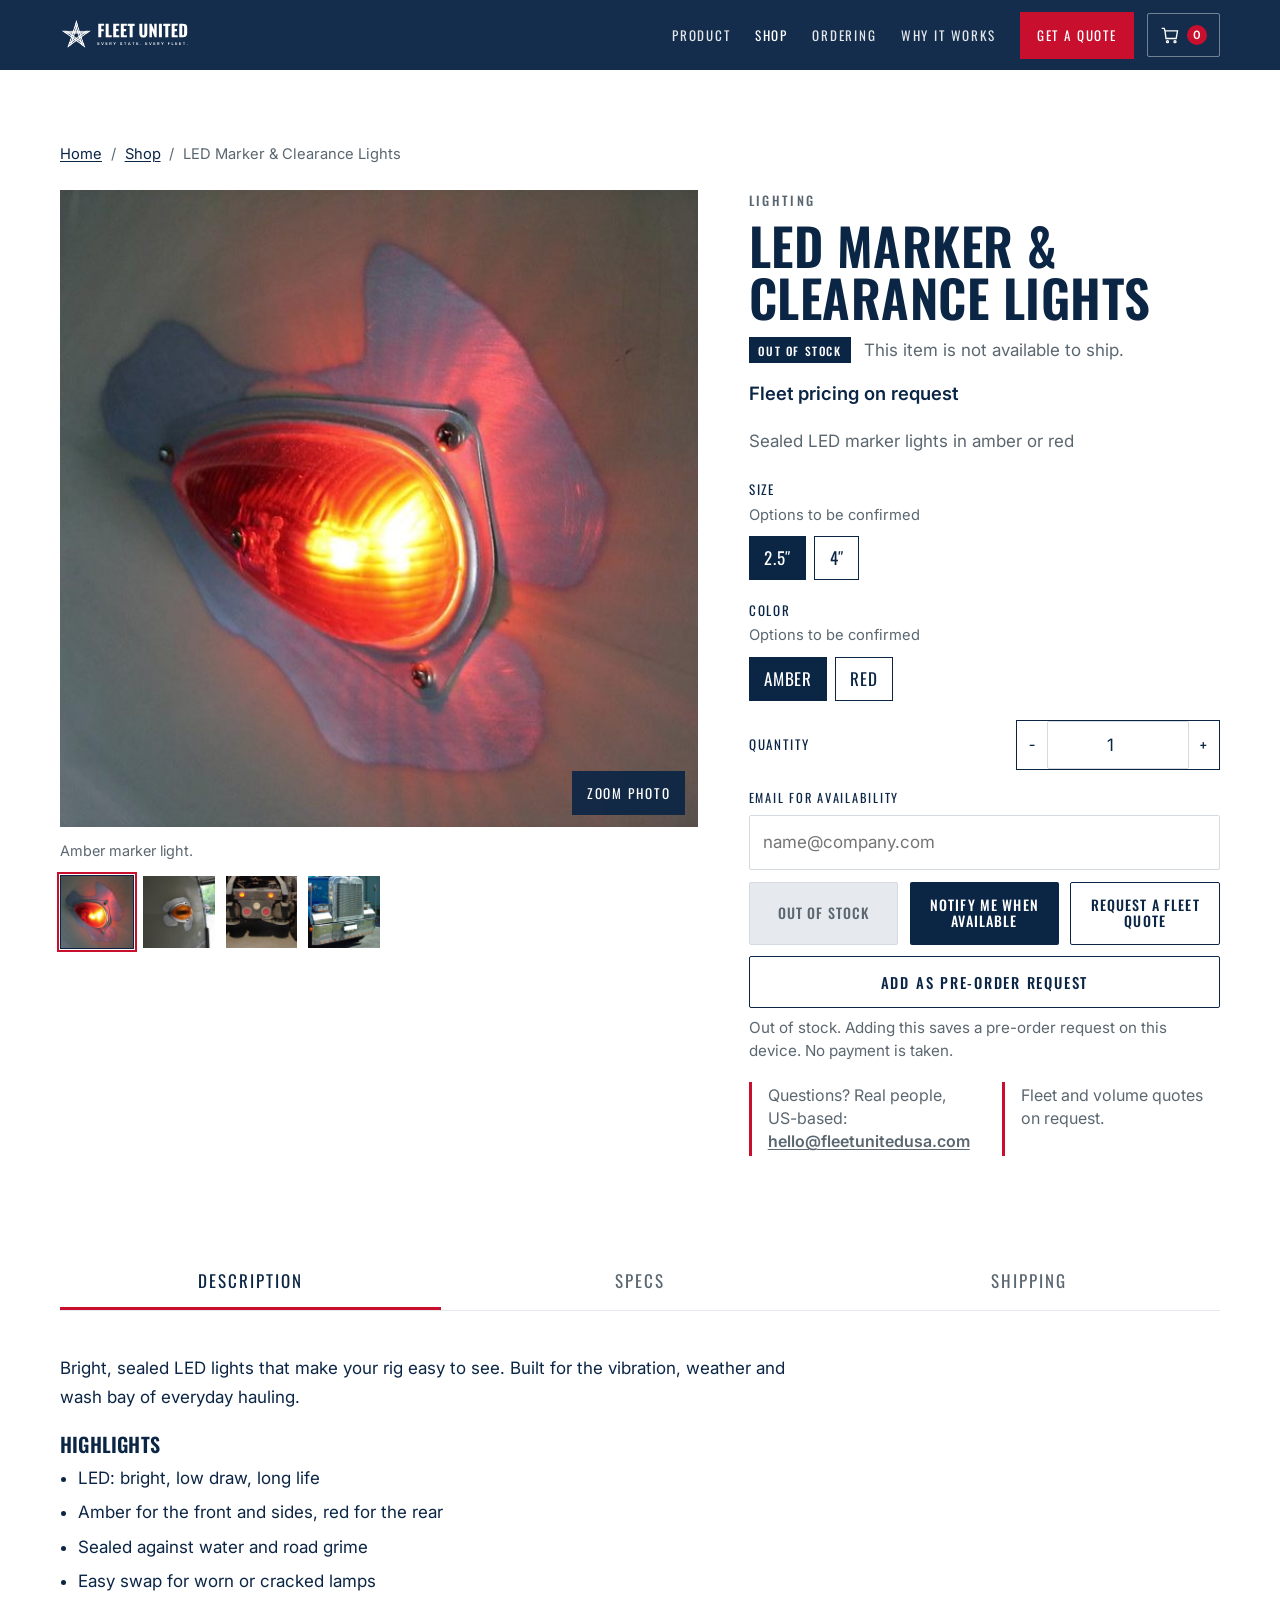
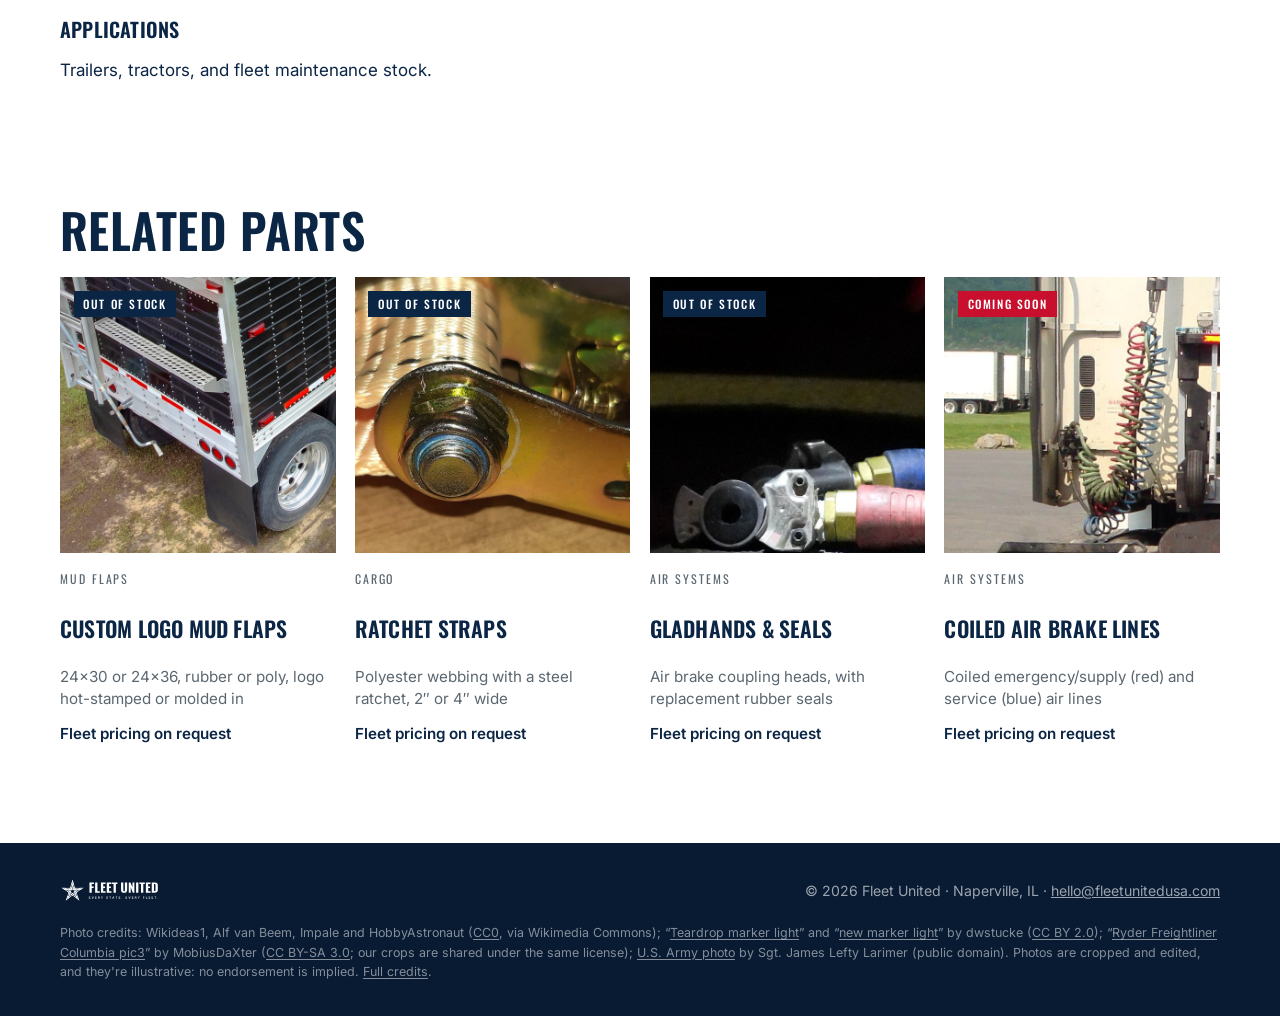
<file: shop/led-marker-lights/index.html>
<!doctype html>
<html lang="en">
<head>
<meta charset="utf-8">
<meta name="viewport" content="width=device-width,initial-scale=1">
<title>LED Marker &amp; Clearance Lights | Fleet United</title>
<meta name="description" content="Bright, sealed LED lights that make your rig easy to see. Built for the vibration, weather and wash bay of everyday hauling.">
<link rel="canonical" href="https://fleetunitedusa.com/shop/led-marker-lights/">
<meta property="og:title" content="LED Marker &amp; Clearance Lights | Fleet United">
<meta property="og:description" content="Bright, sealed LED lights that make your rig easy to see. Built for the vibration, weather and wash bay of everyday hauling.">
<meta property="og:image" content="https://fleetunitedusa.com/assets/products/collection-banner-2400x800.jpg">
<link rel="icon" href="/assets/fleet-united-icon-color.svg" type="image/svg+xml">
<link rel="icon" href="/favicon.ico" sizes="48x48">
<link rel="icon" type="image/png" sizes="32x32" href="/assets/favicon-32x32.png">
<link rel="icon" type="image/png" sizes="16x16" href="/assets/favicon-16x16.png">
<link rel="apple-touch-icon" sizes="180x180" href="/apple-touch-icon.png">
<meta name="theme-color" content="#0B2545">
<link rel="preconnect" href="https://fonts.googleapis.com">
<link rel="preconnect" href="https://fonts.gstatic.com" crossorigin>
<link href="https://fonts.googleapis.com/css2?family=Inter:wght@400;500;600&family=Oswald:wght@500;600;700&display=swap" rel="stylesheet">
<link rel="stylesheet" href="/assets/shop.css">
</head>
<body class="store">
<a class="skip" href="#main">Skip to content</a>
<header class="nav solid" id="nav">
  <div class="wrap">
    <a class="logo" href="/" aria-label="Fleet United home"><img src="/assets/fleet-united-horizontal-white.svg" alt="Fleet United" width="1004" height="262"></a>
    <div class="nav-right">
      <nav class="nav-links" id="nav-links" aria-label="Primary">
        <a href="/#product">Product</a>
        <a href="/shop/" aria-current="page">Shop</a>
        <a href="/#how">Ordering</a>
        <a href="/#why">Why it works</a>
        <a class="nav-quote" href="mailto:hello@fleetunitedusa.com?subject=Fleet%20quote%20request">Get a quote</a>
      </nav>
      <div class="nav-tools">
        <button type="button" class="cart-launcher" data-cart-open aria-label="Open pre-order cart, 0 items"><svg viewBox="0 0 24 24" aria-hidden="true"><path d="M6 7h15l-1.6 9.2H7.2L6 7z"></path><path d="M6 7L5 4H2"></path><circle cx="9" cy="20" r="1.2"></circle><circle cx="18" cy="20" r="1.2"></circle></svg><span class="cart-count" data-cart-count aria-hidden="true">0</span></button>
        <button type="button" class="nav-toggle" data-nav-toggle aria-expanded="false" aria-controls="nav-links">Menu</button>
      </div>
    </div>
  </div>
</header>
<main id="main">
<article class="section">
  <div class="wrap">
    <nav class="crumbs" aria-label="Breadcrumb">
      <a href="/">Home</a><span aria-hidden="true">/</span>
      <a href="/shop/">Shop</a><span aria-hidden="true">/</span>
      <span aria-current="page">LED Marker &amp; Clearance Lights</span>
    </nav>
    <div class="pdp">
      <fieldset class="gallery" data-gallery="photos">
  <legend class="visually-hidden">Product photos</legend>
  <input class="tab-radio" type="radio" name="photo" id="photo-1" checked><input class="tab-radio" type="radio" name="photo" id="photo-2"><input class="tab-radio" type="radio" name="photo" id="photo-3"><input class="tab-radio" type="radio" name="photo" id="photo-4">
  <div class="stage"><div class="stage-frame">
    <img class="for-1" src="/assets/products/led-marker-lights-1200.jpg" srcset="/assets/products/led-marker-lights-600.jpg 600w, /assets/products/led-marker-lights-1200.jpg 1200w, /assets/products/led-marker-lights-1600.jpg 1600w" sizes="(min-width: 960px) 46vw, 100vw" alt="Round amber LED marker light in a chrome housing on a trailer" width="1200" height="1200" data-full="/assets/products/led-marker-lights-1600.jpg" data-caption="Amber marker light."><img class="for-2" src="/assets/products/led-marker-lights-detail1-1200.jpg" srcset="/assets/products/led-marker-lights-detail1-600.jpg 600w, /assets/products/led-marker-lights-detail1-1200.jpg 1200w, /assets/products/led-marker-lights-detail1-1600.jpg 1600w" sizes="(min-width: 960px) 46vw, 100vw" alt="Amber LED marker light on the side rail of a trailer" width="1200" height="1200" data-full="/assets/products/led-marker-lights-detail1-1600.jpg" data-caption="Amber marker on a trailer."><img class="for-3" src="/assets/products/led-marker-lights-detail2-1200.jpg" srcset="/assets/products/led-marker-lights-detail2-600.jpg 600w, /assets/products/led-marker-lights-detail2-1200.jpg 1200w, /assets/products/led-marker-lights-detail2-1600.jpg 1600w" sizes="(min-width: 960px) 46vw, 100vw" alt="Rear of a tractor with red taillights and amber marker lights" width="1200" height="1200" data-full="/assets/products/led-marker-lights-detail2-1600.jpg" data-caption="Rear lights on a tractor."><img class="for-4" src="/assets/products/led-marker-lights-studio-1200.jpg" srcset="/assets/products/led-marker-lights-studio-600.jpg 600w, /assets/products/led-marker-lights-studio-1200.jpg 1200w, /assets/products/led-marker-lights-studio-1600.jpg 1600w" sizes="(min-width: 960px) 46vw, 100vw" alt="Chrome truck bumper lined with small amber marker lights" width="1200" height="1200" data-full="/assets/products/led-marker-lights-studio-1600.jpg" data-caption="Amber markers on a bumper.">
    <button type="button" class="zoom-btn" data-zoom aria-haspopup="dialog">Zoom photo</button>
  </div></div>
  <p class="cap for-1">Amber marker light.</p><p class="cap for-2">Amber marker on a trailer.</p><p class="cap for-3">Rear lights on a tractor.</p><p class="cap for-4">Amber markers on a bumper.</p>
  <div class="thumbs"><label for="photo-1"><img src="/assets/products/led-marker-lights-600.jpg" alt=""><span class="visually-hidden">Photo 1 of 4</span></label><label for="photo-2"><img src="/assets/products/led-marker-lights-detail1-600.jpg" alt=""><span class="visually-hidden">Photo 2 of 4</span></label><label for="photo-3"><img src="/assets/products/led-marker-lights-detail2-600.jpg" alt=""><span class="visually-hidden">Photo 3 of 4</span></label><label for="photo-4"><img src="/assets/products/led-marker-lights-studio-600.jpg" alt=""><span class="visually-hidden">Photo 4 of 4</span></label></div>
  <p class="visually-hidden" id="gallery-live" aria-live="polite"></p>
</fieldset>
      <div class="buy" data-product="led-marker-lights" data-product-name="LED Marker &amp; Clearance Lights">
        <p class="eyebrow">Lighting</p>
        <h1>LED Marker &amp; Clearance Lights</h1>
        <div class="status"><span class="badge">Out of stock</span><p>This item is not available to ship.</p></div>
        <p class="price">Fleet pricing on request</p>
        <p class="one-line">Sealed LED marker lights in amber or red</p>
        <div class="options"><fieldset>
  <legend>Size</legend>
  <p class="opt-note" id="led-marker-lights-size-note">Options to be confirmed</p>
  <div class="choices"><label class="choice"><input type="radio" name="Size" id="led-marker-lights-size-0" value="2.5″" checked aria-describedby="led-marker-lights-size-note"><span>2.5″</span></label><label class="choice"><input type="radio" name="Size" id="led-marker-lights-size-1" value="4″" aria-describedby="led-marker-lights-size-note"><span>4″</span></label></div>
</fieldset><fieldset>
  <legend>Color</legend>
  <p class="opt-note" id="led-marker-lights-color-note">Options to be confirmed</p>
  <div class="choices"><label class="choice"><input type="radio" name="Color" id="led-marker-lights-color-0" value="Amber" checked aria-describedby="led-marker-lights-color-note"><span>Amber</span></label><label class="choice"><input type="radio" name="Color" id="led-marker-lights-color-1" value="Red" aria-describedby="led-marker-lights-color-note"><span>Red</span></label></div>
</fieldset></div>
        <div class="qty">
          <label for="qty-led-marker-lights">Quantity</label>
          <div class="mini-stepper">
            <button type="button" data-qty-dec aria-label="Decrease quantity">&minus;</button>
            <input id="qty-led-marker-lights" data-qty-input type="number" inputmode="numeric" min="1" max="999" value="1">
            <button type="button" data-qty-inc aria-label="Increase quantity">+</button>
          </div>
        </div>
        <form id="notify-form" class="notify">
          <label for="notify-email">Email for availability</label>
          <input id="notify-email" name="email" type="email" required autocomplete="email" placeholder="name@company.com">
        </form>
        <div class="buy-row">
          <button type="button" class="s-btn" disabled>Out of stock</button>
          <button type="submit" class="s-btn s-btn-navy" form="notify-form">Notify me when available</button>
          <a class="s-btn s-btn-ghost" data-quote href="mailto:hello@fleetunitedusa.com?subject=Fleet%20quote%20request%20%E2%80%94%20LED%20Marker%20%26%20Clearance%20Lights&body=Please%20quote%20this%20for%20our%20fleet.%0A%0AProduct%3A%20LED%20Marker%20%26%20Clearance%20Lights%0ACompany%3A%0AFleet%20size%3A%0AShip%20to%3A">Request a fleet quote</a>
        </div>
        <button type="button" class="s-btn s-btn-ghost preorder" data-add>Add as pre-order request</button>
        <p class="fine-print">Out of stock. Adding this saves a pre-order request on this device. No payment is taken.</p>
        <p class="fine-print" data-notify-done hidden></p>
        <ul class="trust-row">
  <li>Questions? Real people, US-based: <a href="mailto:hello@fleetunitedusa.com">hello@fleetunitedusa.com</a></li>
  <li>Fleet and volume quotes on request.</li>
</ul>
      </div>
    </div>
    <fieldset class="tabs">
      <legend class="visually-hidden">Product details</legend>
      <input class="tab-radio" type="radio" name="tabs" id="tab-desc" checked>
      <input class="tab-radio" type="radio" name="tabs" id="tab-specs">
      <input class="tab-radio" type="radio" name="tabs" id="tab-ship">
      <div class="tablist">
        <label for="tab-desc">Description</label>
        <label for="tab-specs">Specs</label>
        <label for="tab-ship">Shipping</label>
      </div>
      <div class="panel" id="panel-desc" role="tabpanel">
        <p>Bright, sealed LED lights that make your rig easy to see. Built for the vibration, weather and wash bay of everyday hauling.</p>
        <h3>Highlights</h3>
        <ul><li>LED: bright, low draw, long life</li><li>Amber for the front and sides, red for the rear</li><li>Sealed against water and road grime</li><li>Easy swap for worn or cracked lamps</li></ul>
        <h3>Applications</h3>
        <p>Trailers, tractors, and fleet maintenance stock.</p>
      </div>
      <div class="panel" id="panel-specs" role="tabpanel">
        <dl class="specs"><div><dt>Lamp</dt><dd>LED marker and clearance light</dd></div><div><dt>Lens</dt><dd>Amber or red</dd></div><div><dt>Size</dt><dd>2.5″ or 4″ (option to be confirmed)</dd></div><div><dt>Housing</dt><dd>Sealed against water and road grime</dd></div></dl>
      </div>
      <div class="panel" id="panel-ship" role="tabpanel">
        <p><strong>Shipping &amp; quotes.</strong> We ship within the United States. Shipping is quoted with your order based on quantity and destination. For a quote, bulk or fleet orders, or questions, email <a href="mailto:hello@fleetunitedusa.com">hello@fleetunitedusa.com</a>.</p>
      </div>
    </fieldset>
  </div>
</article>
<section class="related">
  <div class="wrap">
    <h2>Related parts</h2>
    <ul class="related-grid"><li class="cat-mud">
  <a class="pcard" href="/shop/mud-flaps/">
    <span class="pcard-media"><img src="/assets/products/mud-flaps-600.jpg" srcset="/assets/products/mud-flaps-600.jpg 600w, /assets/products/mud-flaps-1200.jpg 1200w, /assets/products/mud-flaps-1600.jpg 1600w" sizes="(min-width: 900px) 30vw, 100vw" alt="Rear of a grain hopper trailer with plain black rubber mud flaps behind the wheels (illustrative photo)" width="600" height="600"><span class="badge">Out of stock</span></span>
    <span class="pcard-body">
      <span class="pcard-kicker">Mud flaps</span>
      <h3 class="pcard-title">Custom Logo Mud Flaps</h3>
      <span class="pcard-spec">24×30 or 24×36, rubber or poly, logo hot-stamped or molded in</span>
      <span class="pcard-price">Fleet pricing on request</span>
    </span>
  </a>
</li><li class="cat-cargo">
  <a class="pcard" href="/shop/ratchet-straps/">
    <span class="pcard-media"><img src="/assets/products/ratchet-straps-600.jpg" srcset="/assets/products/ratchet-straps-600.jpg 600w, /assets/products/ratchet-straps-1200.jpg 1200w, /assets/products/ratchet-straps-1600.jpg 1600w" sizes="(min-width: 900px) 30vw, 100vw" alt="Yellow polyester webbing wound on a steel ratchet" width="600" height="600"><span class="badge">Out of stock</span></span>
    <span class="pcard-body">
      <span class="pcard-kicker">Cargo</span>
      <h3 class="pcard-title">Ratchet Straps</h3>
      <span class="pcard-spec">Polyester webbing with a steel ratchet, 2″ or 4″ wide</span>
      <span class="pcard-price">Fleet pricing on request</span>
    </span>
  </a>
</li><li class="cat-air">
  <a class="pcard" href="/shop/gladhands/">
    <span class="pcard-media"><img src="/assets/products/gladhands-600.jpg" srcset="/assets/products/gladhands-600.jpg 600w, /assets/products/gladhands-1200.jpg 1200w" sizes="(min-width: 900px) 30vw, 100vw" alt="Two gladhand couplings with rubber seals on red and blue air lines" width="600" height="600"><span class="badge">Out of stock</span></span>
    <span class="pcard-body">
      <span class="pcard-kicker">Air systems</span>
      <h3 class="pcard-title">Gladhands &amp; Seals</h3>
      <span class="pcard-spec">Air brake coupling heads, with replacement rubber seals</span>
      <span class="pcard-price">Fleet pricing on request</span>
    </span>
  </a>
</li><li class="cat-air">
  <a class="pcard" href="/shop/air-brake-coils/">
    <span class="pcard-media"><img src="/assets/products/air-brake-coils-600.jpg" srcset="/assets/products/air-brake-coils-600.jpg 600w, /assets/products/air-brake-coils-1200.jpg 1200w" sizes="(min-width: 900px) 30vw, 100vw" alt="Red and blue coiled air brake lines hanging at the back of a tractor" width="600" height="600"><span class="badge badge-soon">Coming soon</span></span>
    <span class="pcard-body">
      <span class="pcard-kicker">Air systems</span>
      <h3 class="pcard-title">Coiled Air Brake Lines</h3>
      <span class="pcard-spec">Coiled emergency/supply (red) and service (blue) air lines</span>
      <span class="pcard-price">Fleet pricing on request</span>
    </span>
  </a>
</li></ul>
  </div>
</section>
</main>
<footer>
  <div class="wrap">
    <img src="/assets/fleet-united-horizontal-white.svg" alt="Fleet United" width="1004" height="262">
    <span>&copy; 2026 Fleet United &middot; Naperville, IL &middot; <a href="mailto:hello@fleetunitedusa.com">hello@fleetunitedusa.com</a></span>
    <p class="credits">Photo credits: Wikideas1, Alf van Beem, Impale and HobbyAstronaut (<a href="https://creativecommons.org/publicdomain/zero/1.0/" rel="license">CC0</a>, via Wikimedia Commons); &ldquo;<a href="https://www.flickr.com/photos/98027690@N00/2644008029">Teardrop marker light</a>&rdquo; and &ldquo;<a href="https://www.flickr.com/photos/98027690@N00/2626906332">new marker light</a>&rdquo; by dwstucke (<a href="https://creativecommons.org/licenses/by/2.0/" rel="license">CC BY 2.0</a>); &ldquo;<a href="https://commons.wikimedia.org/wiki/File:Ryder_Freightliner_Columbia_pic3.jpg">Ryder Freightliner Columbia pic3</a>&rdquo; by MobiusDaXter (<a href="https://creativecommons.org/licenses/by-sa/3.0/" rel="license">CC BY-SA 3.0</a>; our crops are shared under the same license); <a href="https://commons.wikimedia.org/wiki/File:Atlas_Soldiers_Conduct_Vehicle_Recovery_Operation_(8949833).jpg">U.S. Army photo</a> by Sgt. James Lefty Larimer (public domain). Photos are cropped and edited, and they're illustrative: no endorsement is implied. <a href="/assets/products/CREDITS.md">Full credits</a>.</p>
  </div>
</footer>
<script src="/assets/catalog.js"></script>
<script src="/assets/shop.js"></script>
</body>
</html>
</file>
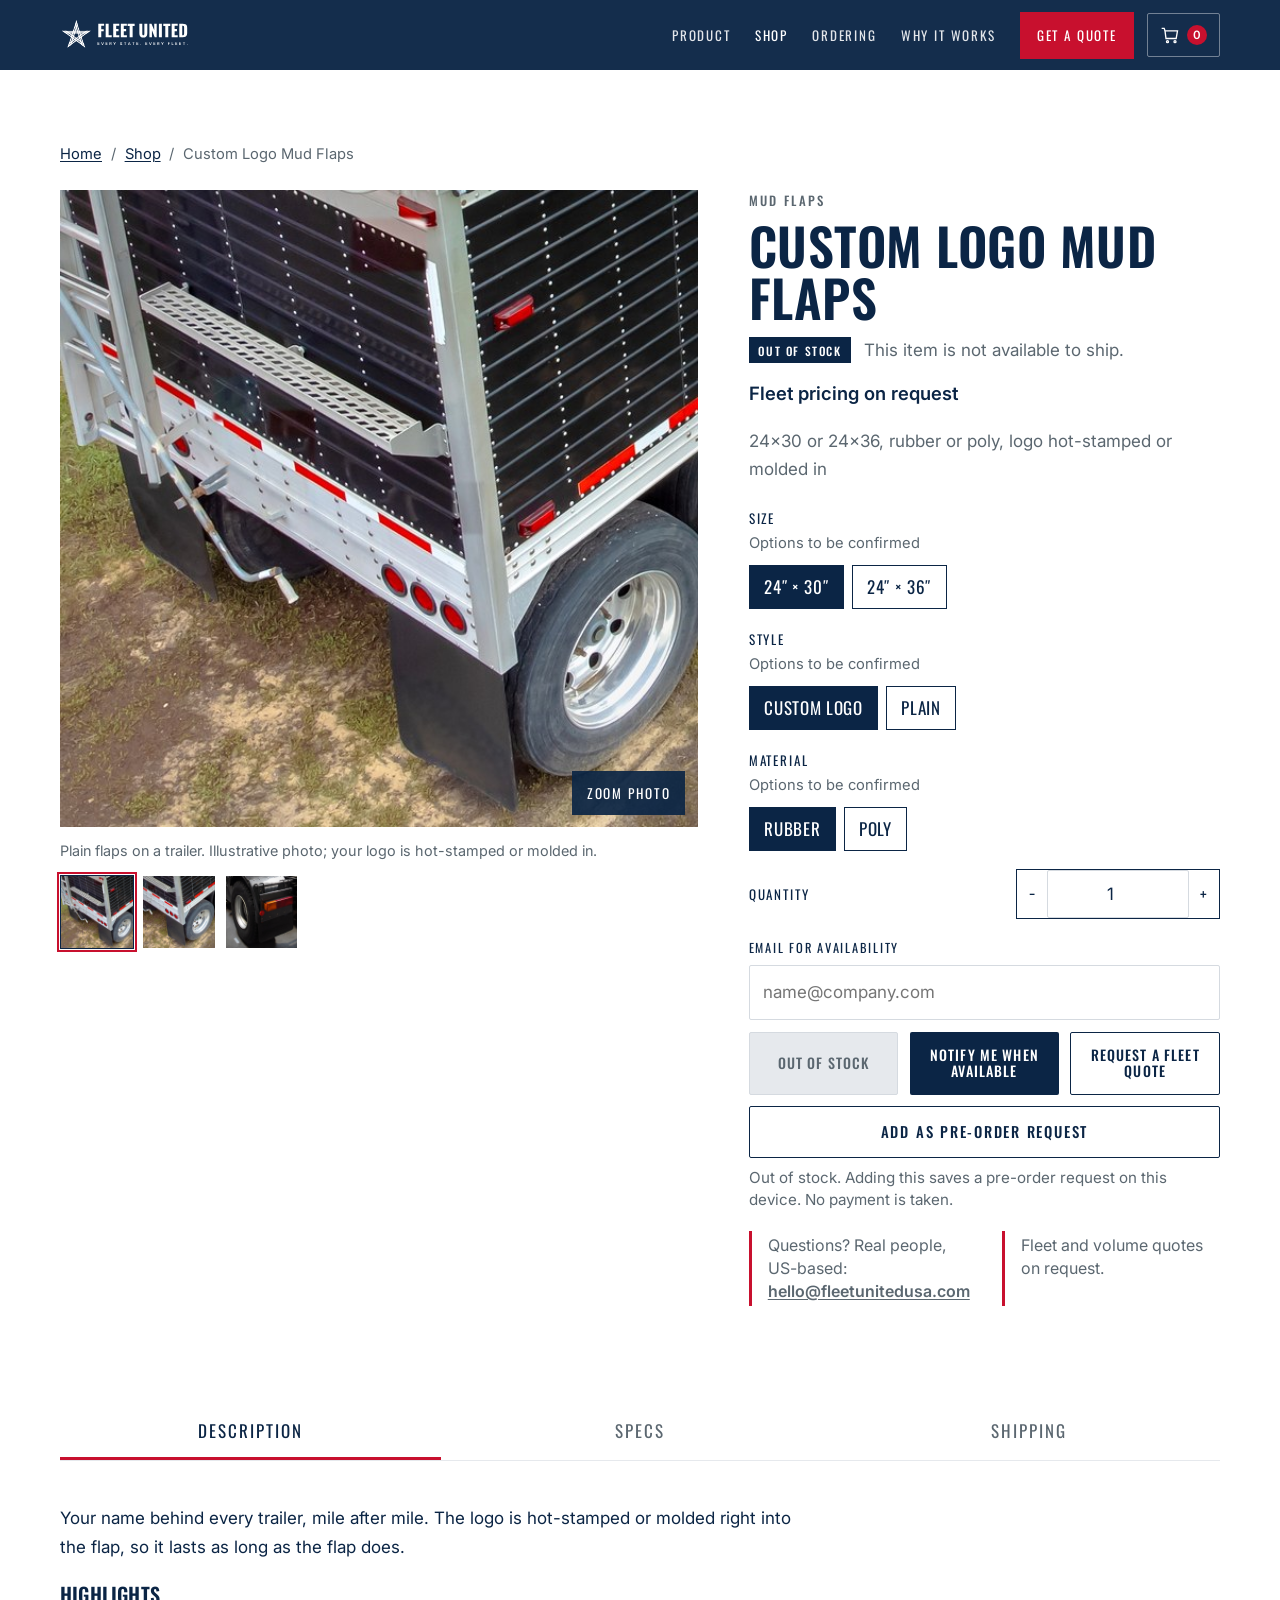
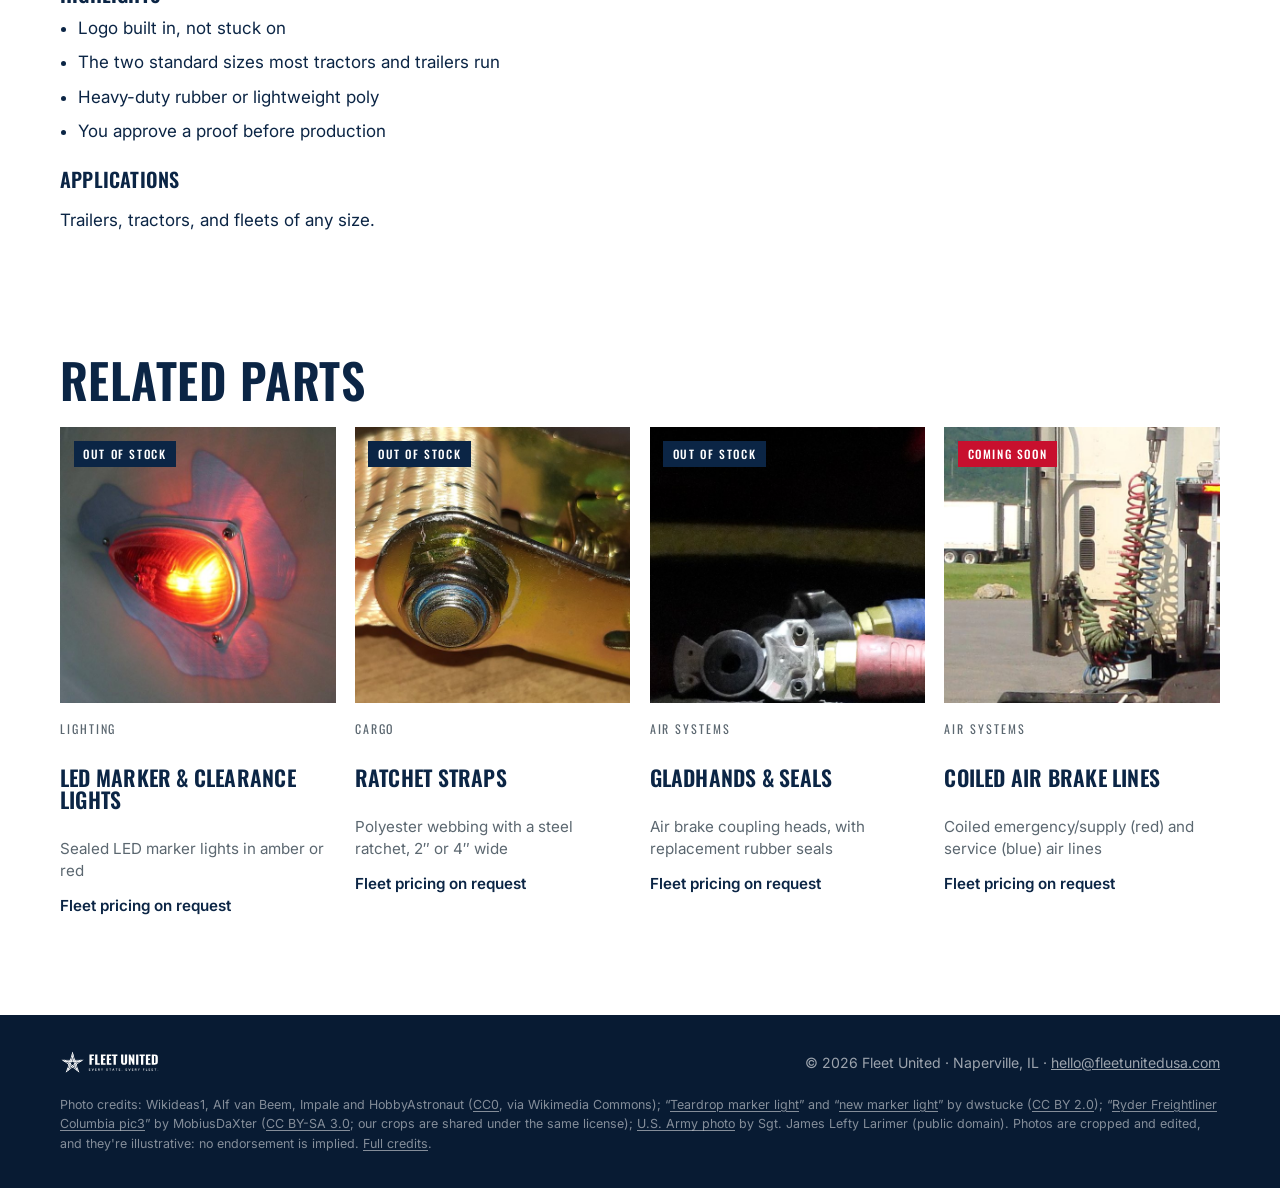
<file: shop/mud-flaps/index.html>
<!doctype html>
<html lang="en">
<head>
<meta charset="utf-8">
<meta name="viewport" content="width=device-width,initial-scale=1">
<title>Custom Logo Mud Flaps | Fleet United</title>
<meta name="description" content="Your name behind every trailer, mile after mile. The logo is hot-stamped or molded right into the flap, so it lasts as long as the flap does.">
<link rel="canonical" href="https://fleetunitedusa.com/shop/mud-flaps/">
<meta property="og:title" content="Custom Logo Mud Flaps | Fleet United">
<meta property="og:description" content="Your name behind every trailer, mile after mile. The logo is hot-stamped or molded right into the flap, so it lasts as long as the flap does.">
<meta property="og:image" content="https://fleetunitedusa.com/assets/products/collection-banner-2400x800.jpg">
<link rel="icon" href="/assets/fleet-united-icon-color.svg" type="image/svg+xml">
<link rel="icon" href="/favicon.ico" sizes="48x48">
<link rel="icon" type="image/png" sizes="32x32" href="/assets/favicon-32x32.png">
<link rel="icon" type="image/png" sizes="16x16" href="/assets/favicon-16x16.png">
<link rel="apple-touch-icon" sizes="180x180" href="/apple-touch-icon.png">
<meta name="theme-color" content="#0B2545">
<link rel="preconnect" href="https://fonts.googleapis.com">
<link rel="preconnect" href="https://fonts.gstatic.com" crossorigin>
<link href="https://fonts.googleapis.com/css2?family=Inter:wght@400;500;600&family=Oswald:wght@500;600;700&display=swap" rel="stylesheet">
<link rel="stylesheet" href="/assets/shop.css">
</head>
<body class="store">
<a class="skip" href="#main">Skip to content</a>
<header class="nav solid" id="nav">
  <div class="wrap">
    <a class="logo" href="/" aria-label="Fleet United home"><img src="/assets/fleet-united-horizontal-white.svg" alt="Fleet United" width="1004" height="262"></a>
    <div class="nav-right">
      <nav class="nav-links" id="nav-links" aria-label="Primary">
        <a href="/#product">Product</a>
        <a href="/shop/" aria-current="page">Shop</a>
        <a href="/#how">Ordering</a>
        <a href="/#why">Why it works</a>
        <a class="nav-quote" href="mailto:hello@fleetunitedusa.com?subject=Fleet%20quote%20request">Get a quote</a>
      </nav>
      <div class="nav-tools">
        <button type="button" class="cart-launcher" data-cart-open aria-label="Open pre-order cart, 0 items"><svg viewBox="0 0 24 24" aria-hidden="true"><path d="M6 7h15l-1.6 9.2H7.2L6 7z"></path><path d="M6 7L5 4H2"></path><circle cx="9" cy="20" r="1.2"></circle><circle cx="18" cy="20" r="1.2"></circle></svg><span class="cart-count" data-cart-count aria-hidden="true">0</span></button>
        <button type="button" class="nav-toggle" data-nav-toggle aria-expanded="false" aria-controls="nav-links">Menu</button>
      </div>
    </div>
  </div>
</header>
<main id="main">
<article class="section">
  <div class="wrap">
    <nav class="crumbs" aria-label="Breadcrumb">
      <a href="/">Home</a><span aria-hidden="true">/</span>
      <a href="/shop/">Shop</a><span aria-hidden="true">/</span>
      <span aria-current="page">Custom Logo Mud Flaps</span>
    </nav>
    <div class="pdp">
      <fieldset class="gallery" data-gallery="photos">
  <legend class="visually-hidden">Product photos</legend>
  <input class="tab-radio" type="radio" name="photo" id="photo-1" checked><input class="tab-radio" type="radio" name="photo" id="photo-2"><input class="tab-radio" type="radio" name="photo" id="photo-3">
  <div class="stage"><div class="stage-frame">
    <img class="for-1" src="/assets/products/mud-flaps-1200.jpg" srcset="/assets/products/mud-flaps-600.jpg 600w, /assets/products/mud-flaps-1200.jpg 1200w, /assets/products/mud-flaps-1600.jpg 1600w" sizes="(min-width: 960px) 46vw, 100vw" alt="Rear of a grain hopper trailer with plain black rubber mud flaps behind the wheels (illustrative photo)" width="1200" height="1200" data-full="/assets/products/mud-flaps-1600.jpg" data-caption="Plain flaps on a trailer. Illustrative photo; your logo is hot-stamped or molded in."><img class="for-2" src="/assets/products/mud-flaps-detail1-1200.jpg" srcset="/assets/products/mud-flaps-detail1-600.jpg 600w, /assets/products/mud-flaps-detail1-1200.jpg 1200w, /assets/products/mud-flaps-detail1-1600.jpg 1600w" sizes="(min-width: 960px) 46vw, 100vw" alt="Close view of a plain black rubber mud flap behind a trailer wheel" width="1200" height="1200" data-full="/assets/products/mud-flaps-detail1-1600.jpg" data-caption="Trailer flap, close up."><img class="for-3" src="/assets/products/mud-flaps-detail2-1200.jpg" srcset="/assets/products/mud-flaps-detail2-600.jpg 600w, /assets/products/mud-flaps-detail2-1200.jpg 1200w, /assets/products/mud-flaps-detail2-1600.jpg 1600w" sizes="(min-width: 960px) 46vw, 100vw" alt="Plain black rubber mud flap and tail light at the rear of a tractor" width="1200" height="1200" data-full="/assets/products/mud-flaps-detail2-1600.jpg" data-caption="Tractor flap.">
    <button type="button" class="zoom-btn" data-zoom aria-haspopup="dialog">Zoom photo</button>
  </div></div>
  <p class="cap for-1">Plain flaps on a trailer. Illustrative photo; your logo is hot-stamped or molded in.</p><p class="cap for-2">Trailer flap, close up.</p><p class="cap for-3">Tractor flap.</p>
  <div class="thumbs"><label for="photo-1"><img src="/assets/products/mud-flaps-600.jpg" alt=""><span class="visually-hidden">Photo 1 of 3</span></label><label for="photo-2"><img src="/assets/products/mud-flaps-detail1-600.jpg" alt=""><span class="visually-hidden">Photo 2 of 3</span></label><label for="photo-3"><img src="/assets/products/mud-flaps-detail2-600.jpg" alt=""><span class="visually-hidden">Photo 3 of 3</span></label></div>
  <p class="visually-hidden" id="gallery-live" aria-live="polite"></p>
</fieldset>
      <div class="buy" data-product="mud-flaps" data-product-name="Custom Logo Mud Flaps">
        <p class="eyebrow">Mud flaps</p>
        <h1>Custom Logo Mud Flaps</h1>
        <div class="status"><span class="badge">Out of stock</span><p>This item is not available to ship.</p></div>
        <p class="price">Fleet pricing on request</p>
        <p class="one-line">24×30 or 24×36, rubber or poly, logo hot-stamped or molded in</p>
        <div class="options"><fieldset>
  <legend>Size</legend>
  <p class="opt-note" id="mud-flaps-size-note">Options to be confirmed</p>
  <div class="choices"><label class="choice"><input type="radio" name="Size" id="mud-flaps-size-0" value="24″ × 30″" checked aria-describedby="mud-flaps-size-note"><span>24″ × 30″</span></label><label class="choice"><input type="radio" name="Size" id="mud-flaps-size-1" value="24″ × 36″" aria-describedby="mud-flaps-size-note"><span>24″ × 36″</span></label></div>
</fieldset><fieldset>
  <legend>Style</legend>
  <p class="opt-note" id="mud-flaps-style-note">Options to be confirmed</p>
  <div class="choices"><label class="choice"><input type="radio" name="Style" id="mud-flaps-style-0" value="Custom logo" checked aria-describedby="mud-flaps-style-note"><span>Custom logo</span></label><label class="choice"><input type="radio" name="Style" id="mud-flaps-style-1" value="Plain" aria-describedby="mud-flaps-style-note"><span>Plain</span></label></div>
</fieldset><fieldset>
  <legend>Material</legend>
  <p class="opt-note" id="mud-flaps-material-note">Options to be confirmed</p>
  <div class="choices"><label class="choice"><input type="radio" name="Material" id="mud-flaps-material-0" value="Rubber" checked aria-describedby="mud-flaps-material-note"><span>Rubber</span></label><label class="choice"><input type="radio" name="Material" id="mud-flaps-material-1" value="Poly" aria-describedby="mud-flaps-material-note"><span>Poly</span></label></div>
</fieldset></div>
        <div class="qty">
          <label for="qty-mud-flaps">Quantity</label>
          <div class="mini-stepper">
            <button type="button" data-qty-dec aria-label="Decrease quantity">&minus;</button>
            <input id="qty-mud-flaps" data-qty-input type="number" inputmode="numeric" min="1" max="999" value="1">
            <button type="button" data-qty-inc aria-label="Increase quantity">+</button>
          </div>
        </div>
        <form id="notify-form" class="notify">
          <label for="notify-email">Email for availability</label>
          <input id="notify-email" name="email" type="email" required autocomplete="email" placeholder="name@company.com">
        </form>
        <div class="buy-row">
          <button type="button" class="s-btn" disabled>Out of stock</button>
          <button type="submit" class="s-btn s-btn-navy" form="notify-form">Notify me when available</button>
          <a class="s-btn s-btn-ghost" data-quote href="mailto:hello@fleetunitedusa.com?subject=Fleet%20quote%20request%20%E2%80%94%20Custom%20Logo%20Mud%20Flaps&body=Please%20quote%20this%20for%20our%20fleet.%0A%0AProduct%3A%20Custom%20Logo%20Mud%20Flaps%0ACompany%3A%0AFleet%20size%3A%0AShip%20to%3A">Request a fleet quote</a>
        </div>
        <button type="button" class="s-btn s-btn-ghost preorder" data-add>Add as pre-order request</button>
        <p class="fine-print">Out of stock. Adding this saves a pre-order request on this device. No payment is taken.</p>
        <p class="fine-print" data-notify-done hidden></p>
        <ul class="trust-row">
  <li>Questions? Real people, US-based: <a href="mailto:hello@fleetunitedusa.com">hello@fleetunitedusa.com</a></li>
  <li>Fleet and volume quotes on request.</li>
</ul>
      </div>
    </div>
    <fieldset class="tabs">
      <legend class="visually-hidden">Product details</legend>
      <input class="tab-radio" type="radio" name="tabs" id="tab-desc" checked>
      <input class="tab-radio" type="radio" name="tabs" id="tab-specs">
      <input class="tab-radio" type="radio" name="tabs" id="tab-ship">
      <div class="tablist">
        <label for="tab-desc">Description</label>
        <label for="tab-specs">Specs</label>
        <label for="tab-ship">Shipping</label>
      </div>
      <div class="panel" id="panel-desc" role="tabpanel">
        <p>Your name behind every trailer, mile after mile. The logo is hot-stamped or molded right into the flap, so it lasts as long as the flap does.</p>
        <h3>Highlights</h3>
        <ul><li>Logo built in, not stuck on</li><li>The two standard sizes most tractors and trailers run</li><li>Heavy-duty rubber or lightweight poly</li><li>You approve a proof before production</li></ul>
        <h3>Applications</h3>
        <p>Trailers, tractors, and fleets of any size.</p>
      </div>
      <div class="panel" id="panel-specs" role="tabpanel">
        <dl class="specs"><div><dt>Sizes</dt><dd>24×30 or 24×36</dd></div><div><dt>Material</dt><dd>Rubber or polyethylene</dd></div><div><dt>Logo</dt><dd>Hot-stamped or molded in</dd></div><div><dt>Plain</dt><dd>Available without a logo</dd></div></dl>
      </div>
      <div class="panel" id="panel-ship" role="tabpanel">
        <p><strong>Shipping &amp; quotes.</strong> We ship within the United States. Shipping is quoted with your order based on quantity and destination. For a quote, bulk or fleet orders, or questions, email <a href="mailto:hello@fleetunitedusa.com">hello@fleetunitedusa.com</a>.</p>
      </div>
    </fieldset>
  </div>
</article>
<section class="related">
  <div class="wrap">
    <h2>Related parts</h2>
    <ul class="related-grid"><li class="cat-lighting">
  <a class="pcard" href="/shop/led-marker-lights/">
    <span class="pcard-media"><img src="/assets/products/led-marker-lights-600.jpg" srcset="/assets/products/led-marker-lights-600.jpg 600w, /assets/products/led-marker-lights-1200.jpg 1200w" sizes="(min-width: 900px) 30vw, 100vw" alt="Round amber LED marker light in a chrome housing on a trailer" width="600" height="600"><span class="badge">Out of stock</span></span>
    <span class="pcard-body">
      <span class="pcard-kicker">Lighting</span>
      <h3 class="pcard-title">LED Marker &amp; Clearance Lights</h3>
      <span class="pcard-spec">Sealed LED marker lights in amber or red</span>
      <span class="pcard-price">Fleet pricing on request</span>
    </span>
  </a>
</li><li class="cat-cargo">
  <a class="pcard" href="/shop/ratchet-straps/">
    <span class="pcard-media"><img src="/assets/products/ratchet-straps-600.jpg" srcset="/assets/products/ratchet-straps-600.jpg 600w, /assets/products/ratchet-straps-1200.jpg 1200w, /assets/products/ratchet-straps-1600.jpg 1600w" sizes="(min-width: 900px) 30vw, 100vw" alt="Yellow polyester webbing wound on a steel ratchet" width="600" height="600"><span class="badge">Out of stock</span></span>
    <span class="pcard-body">
      <span class="pcard-kicker">Cargo</span>
      <h3 class="pcard-title">Ratchet Straps</h3>
      <span class="pcard-spec">Polyester webbing with a steel ratchet, 2″ or 4″ wide</span>
      <span class="pcard-price">Fleet pricing on request</span>
    </span>
  </a>
</li><li class="cat-air">
  <a class="pcard" href="/shop/gladhands/">
    <span class="pcard-media"><img src="/assets/products/gladhands-600.jpg" srcset="/assets/products/gladhands-600.jpg 600w, /assets/products/gladhands-1200.jpg 1200w" sizes="(min-width: 900px) 30vw, 100vw" alt="Two gladhand couplings with rubber seals on red and blue air lines" width="600" height="600"><span class="badge">Out of stock</span></span>
    <span class="pcard-body">
      <span class="pcard-kicker">Air systems</span>
      <h3 class="pcard-title">Gladhands &amp; Seals</h3>
      <span class="pcard-spec">Air brake coupling heads, with replacement rubber seals</span>
      <span class="pcard-price">Fleet pricing on request</span>
    </span>
  </a>
</li><li class="cat-air">
  <a class="pcard" href="/shop/air-brake-coils/">
    <span class="pcard-media"><img src="/assets/products/air-brake-coils-600.jpg" srcset="/assets/products/air-brake-coils-600.jpg 600w, /assets/products/air-brake-coils-1200.jpg 1200w" sizes="(min-width: 900px) 30vw, 100vw" alt="Red and blue coiled air brake lines hanging at the back of a tractor" width="600" height="600"><span class="badge badge-soon">Coming soon</span></span>
    <span class="pcard-body">
      <span class="pcard-kicker">Air systems</span>
      <h3 class="pcard-title">Coiled Air Brake Lines</h3>
      <span class="pcard-spec">Coiled emergency/supply (red) and service (blue) air lines</span>
      <span class="pcard-price">Fleet pricing on request</span>
    </span>
  </a>
</li></ul>
  </div>
</section>
</main>
<footer>
  <div class="wrap">
    <img src="/assets/fleet-united-horizontal-white.svg" alt="Fleet United" width="1004" height="262">
    <span>&copy; 2026 Fleet United &middot; Naperville, IL &middot; <a href="mailto:hello@fleetunitedusa.com">hello@fleetunitedusa.com</a></span>
    <p class="credits">Photo credits: Wikideas1, Alf van Beem, Impale and HobbyAstronaut (<a href="https://creativecommons.org/publicdomain/zero/1.0/" rel="license">CC0</a>, via Wikimedia Commons); &ldquo;<a href="https://www.flickr.com/photos/98027690@N00/2644008029">Teardrop marker light</a>&rdquo; and &ldquo;<a href="https://www.flickr.com/photos/98027690@N00/2626906332">new marker light</a>&rdquo; by dwstucke (<a href="https://creativecommons.org/licenses/by/2.0/" rel="license">CC BY 2.0</a>); &ldquo;<a href="https://commons.wikimedia.org/wiki/File:Ryder_Freightliner_Columbia_pic3.jpg">Ryder Freightliner Columbia pic3</a>&rdquo; by MobiusDaXter (<a href="https://creativecommons.org/licenses/by-sa/3.0/" rel="license">CC BY-SA 3.0</a>; our crops are shared under the same license); <a href="https://commons.wikimedia.org/wiki/File:Atlas_Soldiers_Conduct_Vehicle_Recovery_Operation_(8949833).jpg">U.S. Army photo</a> by Sgt. James Lefty Larimer (public domain). Photos are cropped and edited, and they're illustrative: no endorsement is implied. <a href="/assets/products/CREDITS.md">Full credits</a>.</p>
  </div>
</footer>
<script src="/assets/catalog.js"></script>
<script src="/assets/shop.js"></script>
</body>
</html>
</file>
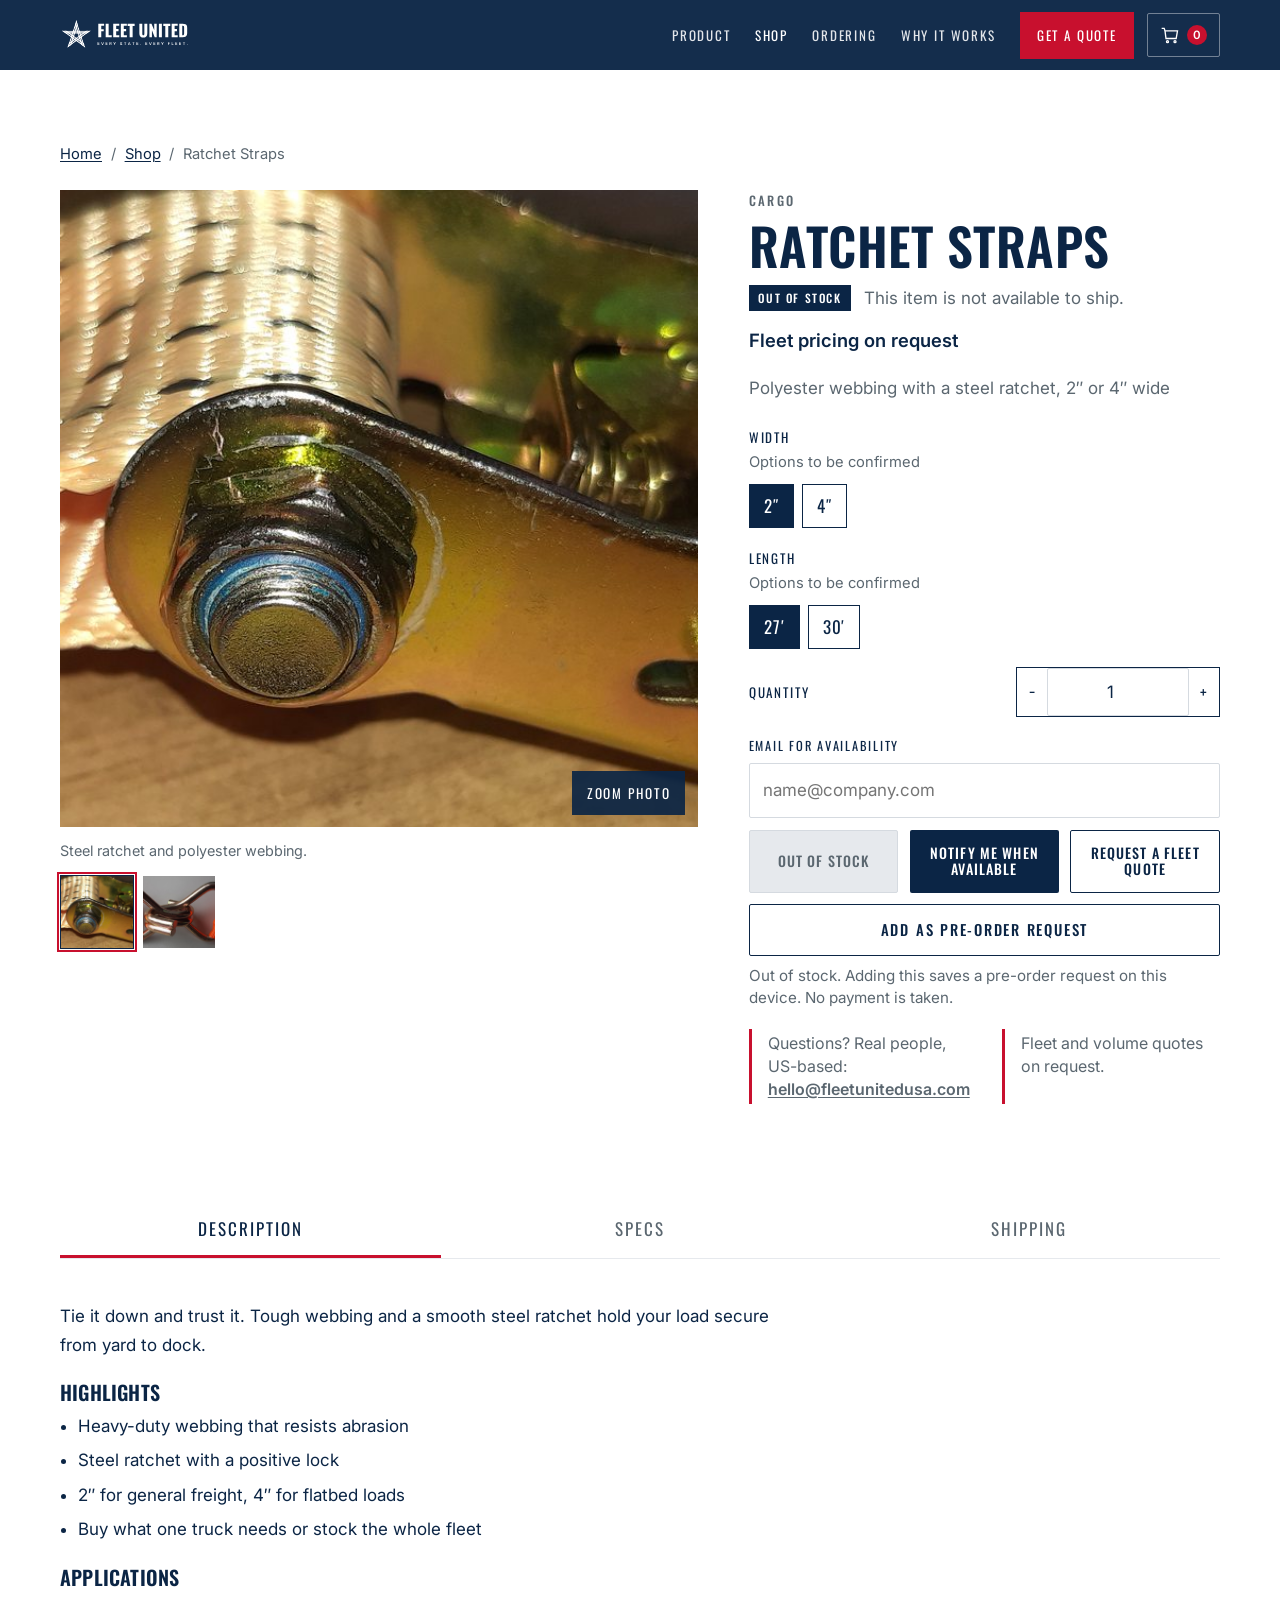
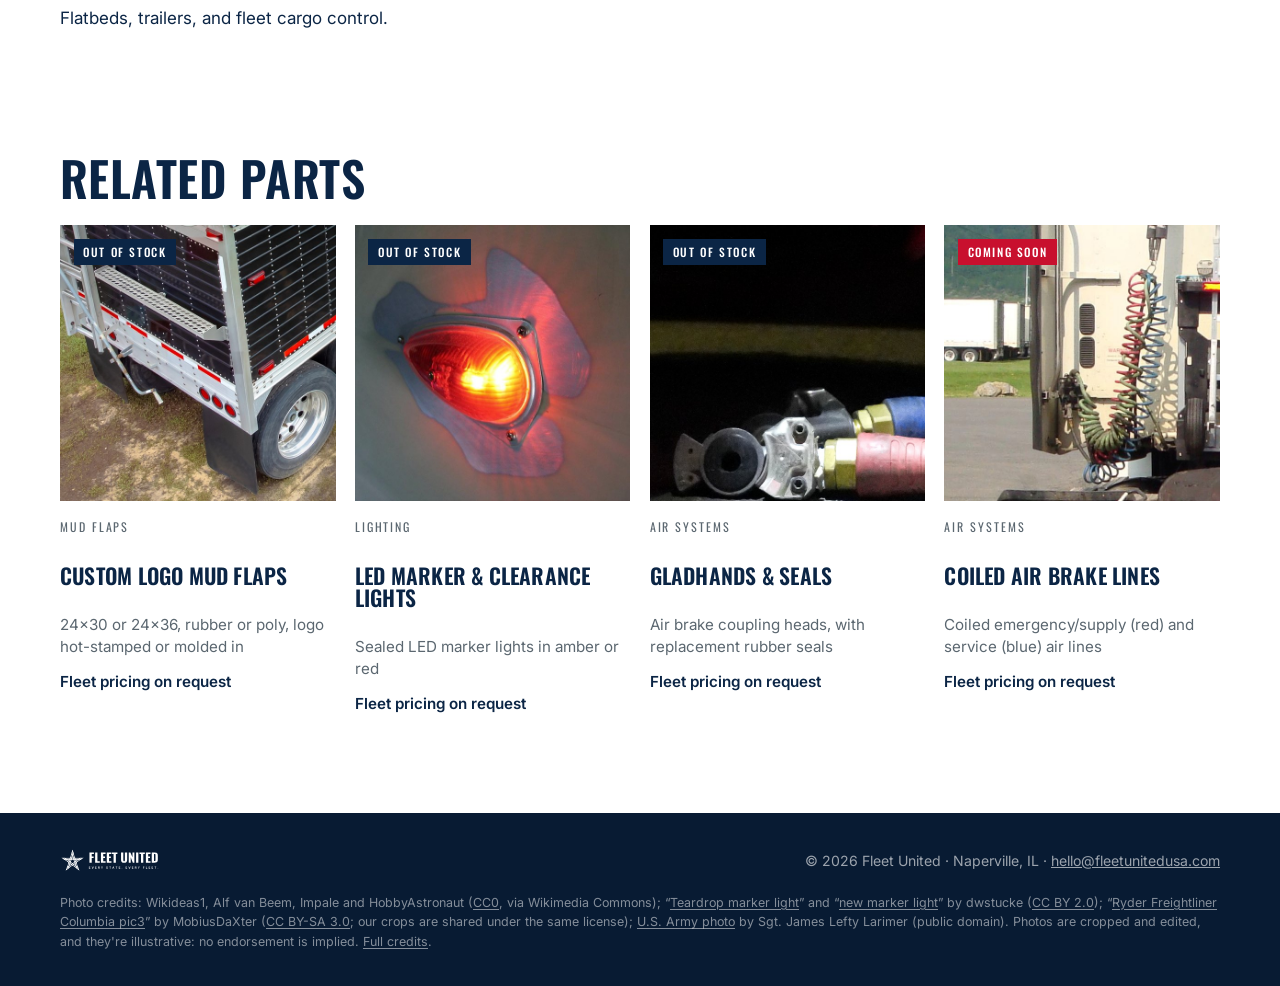
<file: shop/ratchet-straps/index.html>
<!doctype html>
<html lang="en">
<head>
<meta charset="utf-8">
<meta name="viewport" content="width=device-width,initial-scale=1">
<title>Ratchet Straps | Fleet United</title>
<meta name="description" content="Tie it down and trust it. Tough webbing and a smooth steel ratchet hold your load secure from yard to dock.">
<link rel="canonical" href="https://fleetunitedusa.com/shop/ratchet-straps/">
<meta property="og:title" content="Ratchet Straps | Fleet United">
<meta property="og:description" content="Tie it down and trust it. Tough webbing and a smooth steel ratchet hold your load secure from yard to dock.">
<meta property="og:image" content="https://fleetunitedusa.com/assets/products/collection-banner-2400x800.jpg">
<link rel="icon" href="/assets/fleet-united-icon-color.svg" type="image/svg+xml">
<link rel="icon" href="/favicon.ico" sizes="48x48">
<link rel="icon" type="image/png" sizes="32x32" href="/assets/favicon-32x32.png">
<link rel="icon" type="image/png" sizes="16x16" href="/assets/favicon-16x16.png">
<link rel="apple-touch-icon" sizes="180x180" href="/apple-touch-icon.png">
<meta name="theme-color" content="#0B2545">
<link rel="preconnect" href="https://fonts.googleapis.com">
<link rel="preconnect" href="https://fonts.gstatic.com" crossorigin>
<link href="https://fonts.googleapis.com/css2?family=Inter:wght@400;500;600&family=Oswald:wght@500;600;700&display=swap" rel="stylesheet">
<link rel="stylesheet" href="/assets/shop.css">
</head>
<body class="store">
<a class="skip" href="#main">Skip to content</a>
<header class="nav solid" id="nav">
  <div class="wrap">
    <a class="logo" href="/" aria-label="Fleet United home"><img src="/assets/fleet-united-horizontal-white.svg" alt="Fleet United" width="1004" height="262"></a>
    <div class="nav-right">
      <nav class="nav-links" id="nav-links" aria-label="Primary">
        <a href="/#product">Product</a>
        <a href="/shop/" aria-current="page">Shop</a>
        <a href="/#how">Ordering</a>
        <a href="/#why">Why it works</a>
        <a class="nav-quote" href="mailto:hello@fleetunitedusa.com?subject=Fleet%20quote%20request">Get a quote</a>
      </nav>
      <div class="nav-tools">
        <button type="button" class="cart-launcher" data-cart-open aria-label="Open pre-order cart, 0 items"><svg viewBox="0 0 24 24" aria-hidden="true"><path d="M6 7h15l-1.6 9.2H7.2L6 7z"></path><path d="M6 7L5 4H2"></path><circle cx="9" cy="20" r="1.2"></circle><circle cx="18" cy="20" r="1.2"></circle></svg><span class="cart-count" data-cart-count aria-hidden="true">0</span></button>
        <button type="button" class="nav-toggle" data-nav-toggle aria-expanded="false" aria-controls="nav-links">Menu</button>
      </div>
    </div>
  </div>
</header>
<main id="main">
<article class="section">
  <div class="wrap">
    <nav class="crumbs" aria-label="Breadcrumb">
      <a href="/">Home</a><span aria-hidden="true">/</span>
      <a href="/shop/">Shop</a><span aria-hidden="true">/</span>
      <span aria-current="page">Ratchet Straps</span>
    </nav>
    <div class="pdp">
      <fieldset class="gallery" data-gallery="photos">
  <legend class="visually-hidden">Product photos</legend>
  <input class="tab-radio" type="radio" name="photo" id="photo-1" checked><input class="tab-radio" type="radio" name="photo" id="photo-2">
  <div class="stage"><div class="stage-frame">
    <img class="for-1" src="/assets/products/ratchet-straps-1200.jpg" srcset="/assets/products/ratchet-straps-600.jpg 600w, /assets/products/ratchet-straps-1200.jpg 1200w, /assets/products/ratchet-straps-1600.jpg 1600w" sizes="(min-width: 960px) 46vw, 100vw" alt="Yellow polyester webbing wound on a steel ratchet" width="1200" height="1200" data-full="/assets/products/ratchet-straps-1600.jpg" data-caption="Steel ratchet and polyester webbing."><img class="for-2" src="/assets/products/ratchet-straps-studio-1200.jpg" srcset="/assets/products/ratchet-straps-studio-600.jpg 600w, /assets/products/ratchet-straps-studio-1200.jpg 1200w, /assets/products/ratchet-straps-studio-1600.jpg 1600w" sizes="(min-width: 960px) 46vw, 100vw" alt="Two steel strap hooks linked together" width="1200" height="1200" data-full="/assets/products/ratchet-straps-studio-1600.jpg" data-caption="Strap hooks.">
    <button type="button" class="zoom-btn" data-zoom aria-haspopup="dialog">Zoom photo</button>
  </div></div>
  <p class="cap for-1">Steel ratchet and polyester webbing.</p><p class="cap for-2">Strap hooks.</p>
  <div class="thumbs"><label for="photo-1"><img src="/assets/products/ratchet-straps-600.jpg" alt=""><span class="visually-hidden">Photo 1 of 2</span></label><label for="photo-2"><img src="/assets/products/ratchet-straps-studio-600.jpg" alt=""><span class="visually-hidden">Photo 2 of 2</span></label></div>
  <p class="visually-hidden" id="gallery-live" aria-live="polite"></p>
</fieldset>
      <div class="buy" data-product="ratchet-straps" data-product-name="Ratchet Straps">
        <p class="eyebrow">Cargo</p>
        <h1>Ratchet Straps</h1>
        <div class="status"><span class="badge">Out of stock</span><p>This item is not available to ship.</p></div>
        <p class="price">Fleet pricing on request</p>
        <p class="one-line">Polyester webbing with a steel ratchet, 2″ or 4″ wide</p>
        <div class="options"><fieldset>
  <legend>Width</legend>
  <p class="opt-note" id="ratchet-straps-width-note">Options to be confirmed</p>
  <div class="choices"><label class="choice"><input type="radio" name="Width" id="ratchet-straps-width-0" value="2″" checked aria-describedby="ratchet-straps-width-note"><span>2″</span></label><label class="choice"><input type="radio" name="Width" id="ratchet-straps-width-1" value="4″" aria-describedby="ratchet-straps-width-note"><span>4″</span></label></div>
</fieldset><fieldset>
  <legend>Length</legend>
  <p class="opt-note" id="ratchet-straps-length-note">Options to be confirmed</p>
  <div class="choices"><label class="choice"><input type="radio" name="Length" id="ratchet-straps-length-0" value="27′" checked aria-describedby="ratchet-straps-length-note"><span>27′</span></label><label class="choice"><input type="radio" name="Length" id="ratchet-straps-length-1" value="30′" aria-describedby="ratchet-straps-length-note"><span>30′</span></label></div>
</fieldset></div>
        <div class="qty">
          <label for="qty-ratchet-straps">Quantity</label>
          <div class="mini-stepper">
            <button type="button" data-qty-dec aria-label="Decrease quantity">&minus;</button>
            <input id="qty-ratchet-straps" data-qty-input type="number" inputmode="numeric" min="1" max="999" value="1">
            <button type="button" data-qty-inc aria-label="Increase quantity">+</button>
          </div>
        </div>
        <form id="notify-form" class="notify">
          <label for="notify-email">Email for availability</label>
          <input id="notify-email" name="email" type="email" required autocomplete="email" placeholder="name@company.com">
        </form>
        <div class="buy-row">
          <button type="button" class="s-btn" disabled>Out of stock</button>
          <button type="submit" class="s-btn s-btn-navy" form="notify-form">Notify me when available</button>
          <a class="s-btn s-btn-ghost" data-quote href="mailto:hello@fleetunitedusa.com?subject=Fleet%20quote%20request%20%E2%80%94%20Ratchet%20Straps&body=Please%20quote%20this%20for%20our%20fleet.%0A%0AProduct%3A%20Ratchet%20Straps%0ACompany%3A%0AFleet%20size%3A%0AShip%20to%3A">Request a fleet quote</a>
        </div>
        <button type="button" class="s-btn s-btn-ghost preorder" data-add>Add as pre-order request</button>
        <p class="fine-print">Out of stock. Adding this saves a pre-order request on this device. No payment is taken.</p>
        <p class="fine-print" data-notify-done hidden></p>
        <ul class="trust-row">
  <li>Questions? Real people, US-based: <a href="mailto:hello@fleetunitedusa.com">hello@fleetunitedusa.com</a></li>
  <li>Fleet and volume quotes on request.</li>
</ul>
      </div>
    </div>
    <fieldset class="tabs">
      <legend class="visually-hidden">Product details</legend>
      <input class="tab-radio" type="radio" name="tabs" id="tab-desc" checked>
      <input class="tab-radio" type="radio" name="tabs" id="tab-specs">
      <input class="tab-radio" type="radio" name="tabs" id="tab-ship">
      <div class="tablist">
        <label for="tab-desc">Description</label>
        <label for="tab-specs">Specs</label>
        <label for="tab-ship">Shipping</label>
      </div>
      <div class="panel" id="panel-desc" role="tabpanel">
        <p>Tie it down and trust it. Tough webbing and a smooth steel ratchet hold your load secure from yard to dock.</p>
        <h3>Highlights</h3>
        <ul><li>Heavy-duty webbing that resists abrasion</li><li>Steel ratchet with a positive lock</li><li>2″ for general freight, 4″ for flatbed loads</li><li>Buy what one truck needs or stock the whole fleet</li></ul>
        <h3>Applications</h3>
        <p>Flatbeds, trailers, and fleet cargo control.</p>
      </div>
      <div class="panel" id="panel-specs" role="tabpanel">
        <dl class="specs"><div><dt>Webbing</dt><dd>Polyester</dd></div><div><dt>Hardware</dt><dd>Steel ratchet</dd></div><div><dt>Width</dt><dd>2″ or 4″</dd></div><div><dt>Length</dt><dd>27′ or 30′</dd></div></dl>
      </div>
      <div class="panel" id="panel-ship" role="tabpanel">
        <p><strong>Shipping &amp; quotes.</strong> We ship within the United States. Shipping is quoted with your order based on quantity and destination. For a quote, bulk or fleet orders, or questions, email <a href="mailto:hello@fleetunitedusa.com">hello@fleetunitedusa.com</a>.</p>
      </div>
    </fieldset>
  </div>
</article>
<section class="related">
  <div class="wrap">
    <h2>Related parts</h2>
    <ul class="related-grid"><li class="cat-mud">
  <a class="pcard" href="/shop/mud-flaps/">
    <span class="pcard-media"><img src="/assets/products/mud-flaps-600.jpg" srcset="/assets/products/mud-flaps-600.jpg 600w, /assets/products/mud-flaps-1200.jpg 1200w, /assets/products/mud-flaps-1600.jpg 1600w" sizes="(min-width: 900px) 30vw, 100vw" alt="Rear of a grain hopper trailer with plain black rubber mud flaps behind the wheels (illustrative photo)" width="600" height="600"><span class="badge">Out of stock</span></span>
    <span class="pcard-body">
      <span class="pcard-kicker">Mud flaps</span>
      <h3 class="pcard-title">Custom Logo Mud Flaps</h3>
      <span class="pcard-spec">24×30 or 24×36, rubber or poly, logo hot-stamped or molded in</span>
      <span class="pcard-price">Fleet pricing on request</span>
    </span>
  </a>
</li><li class="cat-lighting">
  <a class="pcard" href="/shop/led-marker-lights/">
    <span class="pcard-media"><img src="/assets/products/led-marker-lights-600.jpg" srcset="/assets/products/led-marker-lights-600.jpg 600w, /assets/products/led-marker-lights-1200.jpg 1200w" sizes="(min-width: 900px) 30vw, 100vw" alt="Round amber LED marker light in a chrome housing on a trailer" width="600" height="600"><span class="badge">Out of stock</span></span>
    <span class="pcard-body">
      <span class="pcard-kicker">Lighting</span>
      <h3 class="pcard-title">LED Marker &amp; Clearance Lights</h3>
      <span class="pcard-spec">Sealed LED marker lights in amber or red</span>
      <span class="pcard-price">Fleet pricing on request</span>
    </span>
  </a>
</li><li class="cat-air">
  <a class="pcard" href="/shop/gladhands/">
    <span class="pcard-media"><img src="/assets/products/gladhands-600.jpg" srcset="/assets/products/gladhands-600.jpg 600w, /assets/products/gladhands-1200.jpg 1200w" sizes="(min-width: 900px) 30vw, 100vw" alt="Two gladhand couplings with rubber seals on red and blue air lines" width="600" height="600"><span class="badge">Out of stock</span></span>
    <span class="pcard-body">
      <span class="pcard-kicker">Air systems</span>
      <h3 class="pcard-title">Gladhands &amp; Seals</h3>
      <span class="pcard-spec">Air brake coupling heads, with replacement rubber seals</span>
      <span class="pcard-price">Fleet pricing on request</span>
    </span>
  </a>
</li><li class="cat-air">
  <a class="pcard" href="/shop/air-brake-coils/">
    <span class="pcard-media"><img src="/assets/products/air-brake-coils-600.jpg" srcset="/assets/products/air-brake-coils-600.jpg 600w, /assets/products/air-brake-coils-1200.jpg 1200w" sizes="(min-width: 900px) 30vw, 100vw" alt="Red and blue coiled air brake lines hanging at the back of a tractor" width="600" height="600"><span class="badge badge-soon">Coming soon</span></span>
    <span class="pcard-body">
      <span class="pcard-kicker">Air systems</span>
      <h3 class="pcard-title">Coiled Air Brake Lines</h3>
      <span class="pcard-spec">Coiled emergency/supply (red) and service (blue) air lines</span>
      <span class="pcard-price">Fleet pricing on request</span>
    </span>
  </a>
</li></ul>
  </div>
</section>
</main>
<footer>
  <div class="wrap">
    <img src="/assets/fleet-united-horizontal-white.svg" alt="Fleet United" width="1004" height="262">
    <span>&copy; 2026 Fleet United &middot; Naperville, IL &middot; <a href="mailto:hello@fleetunitedusa.com">hello@fleetunitedusa.com</a></span>
    <p class="credits">Photo credits: Wikideas1, Alf van Beem, Impale and HobbyAstronaut (<a href="https://creativecommons.org/publicdomain/zero/1.0/" rel="license">CC0</a>, via Wikimedia Commons); &ldquo;<a href="https://www.flickr.com/photos/98027690@N00/2644008029">Teardrop marker light</a>&rdquo; and &ldquo;<a href="https://www.flickr.com/photos/98027690@N00/2626906332">new marker light</a>&rdquo; by dwstucke (<a href="https://creativecommons.org/licenses/by/2.0/" rel="license">CC BY 2.0</a>); &ldquo;<a href="https://commons.wikimedia.org/wiki/File:Ryder_Freightliner_Columbia_pic3.jpg">Ryder Freightliner Columbia pic3</a>&rdquo; by MobiusDaXter (<a href="https://creativecommons.org/licenses/by-sa/3.0/" rel="license">CC BY-SA 3.0</a>; our crops are shared under the same license); <a href="https://commons.wikimedia.org/wiki/File:Atlas_Soldiers_Conduct_Vehicle_Recovery_Operation_(8949833).jpg">U.S. Army photo</a> by Sgt. James Lefty Larimer (public domain). Photos are cropped and edited, and they're illustrative: no endorsement is implied. <a href="/assets/products/CREDITS.md">Full credits</a>.</p>
  </div>
</footer>
<script src="/assets/catalog.js"></script>
<script src="/assets/shop.js"></script>
</body>
</html>
</file>
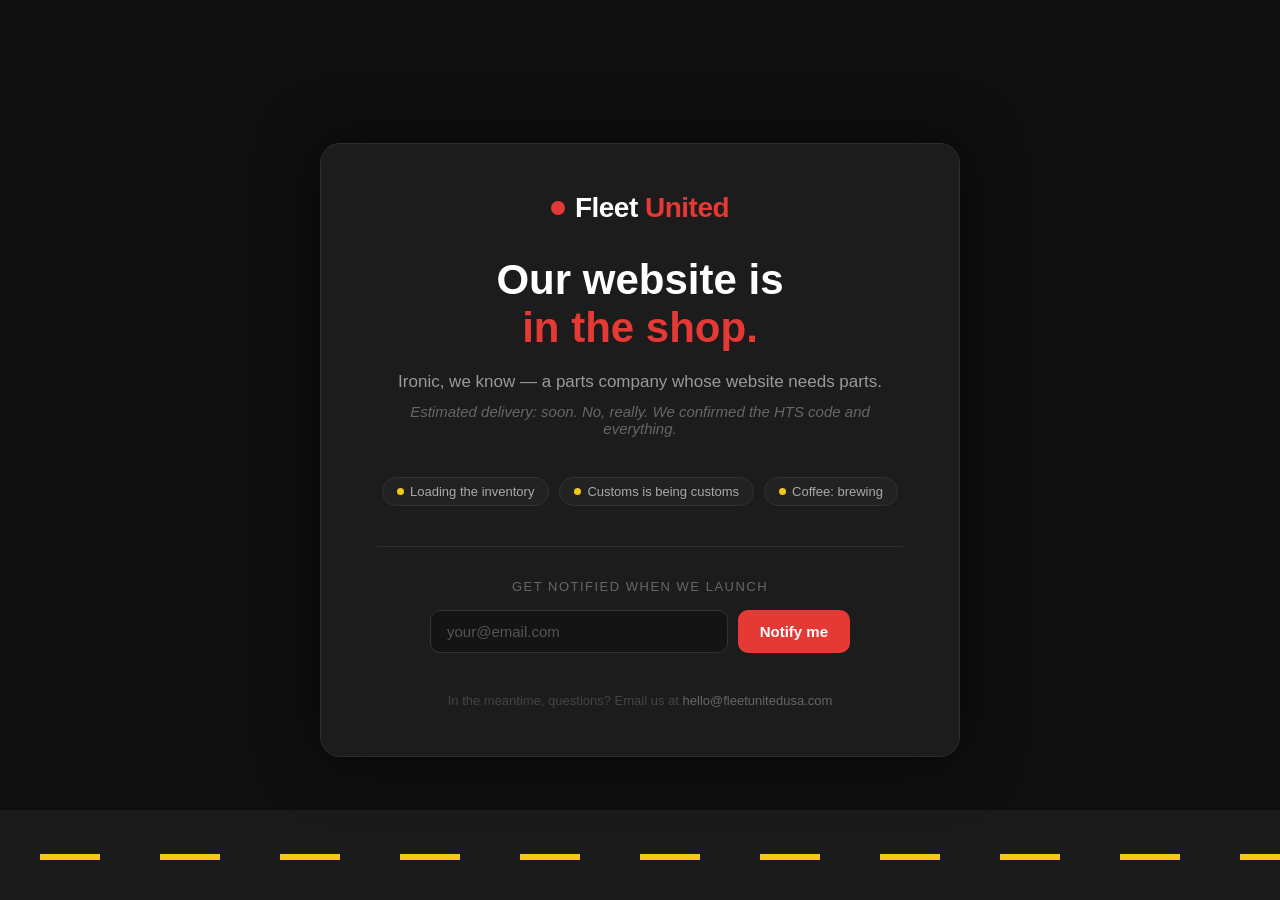
<file: coming-soon-backup.html>
<!DOCTYPE html>
<html lang="en">
<head>
  <meta charset="UTF-8" />
  <meta name="viewport" content="width=device-width, initial-scale=1.0" />
  <title>Fleet United — Coming Soon</title>
  <style>
    * { margin: 0; padding: 0; box-sizing: border-box; }

    body {
      font-family: -apple-system, BlinkMacSystemFont, 'Segoe UI', Roboto, sans-serif;
      background: #0f0f0f;
      color: #f5f5f5;
      min-height: 100vh;
      display: flex;
      flex-direction: column;
      align-items: center;
      justify-content: center;
      padding: 2rem;
      overflow: hidden;
      position: relative;
    }

    /* Road background lines */
    body::before {
      content: '';
      position: fixed;
      bottom: 0;
      left: 0;
      right: 0;
      height: 90px;
      background: #1a1a1a;
      z-index: 0;
    }
    body::after {
      content: '';
      position: fixed;
      bottom: 40px;
      left: -100%;
      right: -100%;
      height: 6px;
      background: repeating-linear-gradient(
        90deg,
        #f5c518 0px, #f5c518 60px,
        transparent 60px, transparent 120px
      );
      z-index: 1;
      animation: road 1.2s linear infinite;
    }

    @keyframes road {
      from { transform: translateX(0); }
      to   { transform: translateX(120px); }
    }

    /* Truck animation */
    .truck-lane {
      position: fixed;
      bottom: 20px;
      left: -300px;
      z-index: 2;
      animation: drive 8s linear infinite;
    }

    @keyframes drive {
      from { left: -300px; }
      to   { left: 110%; }
    }

    .truck {
      font-size: 72px;
      line-height: 1;
      filter: drop-shadow(0 0 12px rgba(255,100,0,0.4));
    }

    /* Main card */
    .card {
      position: relative;
      z-index: 10;
      background: #1c1c1c;
      border: 1px solid #2e2e2e;
      border-radius: 20px;
      padding: 3rem 3.5rem;
      max-width: 640px;
      width: 100%;
      text-align: center;
      box-shadow: 0 0 60px rgba(0,0,0,0.6);
    }

    .logo {
      display: flex;
      align-items: center;
      justify-content: center;
      gap: 10px;
      margin-bottom: 2rem;
    }

    .logo-dot {
      width: 14px;
      height: 14px;
      background: #e53935;
      border-radius: 50%;
      flex-shrink: 0;
    }

    .logo-text {
      font-size: 28px;
      font-weight: 700;
      letter-spacing: -0.5px;
      color: #fff;
    }

    .logo-text span {
      color: #e53935;
    }

    .headline {
      font-size: 42px;
      font-weight: 800;
      line-height: 1.15;
      margin-bottom: 1rem;
      color: #fff;
    }

    .headline em {
      font-style: normal;
      color: #e53935;
    }

    .subheadline {
      font-size: 17px;
      color: #999;
      line-height: 1.6;
      margin-bottom: 0.5rem;
    }

    .funny {
      font-size: 15px;
      color: #666;
      margin-bottom: 2.5rem;
      font-style: italic;
    }

    .divider {
      border: none;
      border-top: 1px solid #2e2e2e;
      margin: 2rem 0;
    }

    .notify-label {
      font-size: 13px;
      text-transform: uppercase;
      letter-spacing: 1.5px;
      color: #666;
      margin-bottom: 1rem;
    }

    .notify-form {
      display: flex;
      gap: 10px;
      max-width: 420px;
      margin: 0 auto;
    }

    .notify-form input {
      flex: 1;
      background: #141414;
      border: 1px solid #333;
      border-radius: 10px;
      padding: 12px 16px;
      font-size: 15px;
      color: #f5f5f5;
      outline: none;
      transition: border-color 0.2s;
    }

    .notify-form input::placeholder { color: #555; }
    .notify-form input:focus { border-color: #e53935; }

    .notify-form button {
      background: #e53935;
      color: #fff;
      border: none;
      border-radius: 10px;
      padding: 12px 22px;
      font-size: 15px;
      font-weight: 600;
      cursor: pointer;
      white-space: nowrap;
      transition: background 0.2s, transform 0.1s;
    }

    .notify-form button:hover  { background: #c62828; }
    .notify-form button:active { transform: scale(0.97); }

    .thanks {
      display: none;
      font-size: 15px;
      color: #4caf50;
      margin-top: 0.75rem;
    }

    .footer-note {
      margin-top: 2.5rem;
      font-size: 13px;
      color: #444;
    }

    .footer-note a {
      color: #666;
      text-decoration: none;
    }

    /* Status badges */
    .badges {
      display: flex;
      gap: 10px;
      justify-content: center;
      flex-wrap: wrap;
      margin-bottom: 2.5rem;
    }

    .badge {
      background: #222;
      border: 1px solid #333;
      border-radius: 999px;
      padding: 6px 14px;
      font-size: 13px;
      color: #aaa;
      display: flex;
      align-items: center;
      gap: 6px;
    }

    .badge .dot {
      width: 7px;
      height: 7px;
      border-radius: 50%;
      background: #f5c518;
      animation: blink 1.4s ease-in-out infinite;
    }

    @keyframes blink {
      0%, 100% { opacity: 1; }
      50%       { opacity: 0.2; }
    }

    @media (max-width: 520px) {
      .card { padding: 2rem 1.5rem; }
      .headline { font-size: 30px; }
      .notify-form { flex-direction: column; }
    }
  </style>
</head>
<body>

  <!-- Animated truck rolling across the bottom -->
  <div class="truck-lane">
    <div class="truck">🚛</div>
  </div>

  <div class="card">

    <div class="logo">
      <div class="logo-dot"></div>
      <div class="logo-text">Fleet <span>United</span></div>
    </div>

    <h1 class="headline">Our website is<br><em>in the shop.</em></h1>

    <p class="subheadline">
      Ironic, we know — a parts company whose website needs parts.
    </p>
    <p class="funny">
      Estimated delivery: soon. No, really. We confirmed the HTS code and everything.
    </p>

    <div class="badges">
      <div class="badge"><span class="dot"></span> Loading the inventory</div>
      <div class="badge"><span class="dot"></span> Customs is being customs</div>
      <div class="badge"><span class="dot"></span> Coffee: brewing</div>
    </div>

    <hr class="divider" />

    <p class="notify-label">Get notified when we launch</p>

    <form class="notify-form" onsubmit="handleSubmit(event)">
      <input type="email" placeholder="your@email.com" required />
      <button type="submit">Notify me</button>
    </form>
    <p class="thanks" id="thanks">You're on the list. We'll roll your way soon. 🚛</p>

    <p class="footer-note">
      In the meantime, questions? Email us at
      <a href="mailto:hello@fleetunitedusa.com">hello@fleetunitedusa.com</a>
      <!-- <a href="/privacy/">Privacy Policy</a> -->
    </p>

  </div>

  <script>
    function handleSubmit(e) {
      e.preventDefault();
      e.target.style.display = 'none';
      document.getElementById('thanks').style.display = 'block';
    }
  </script>

</body>
</html>
</file>
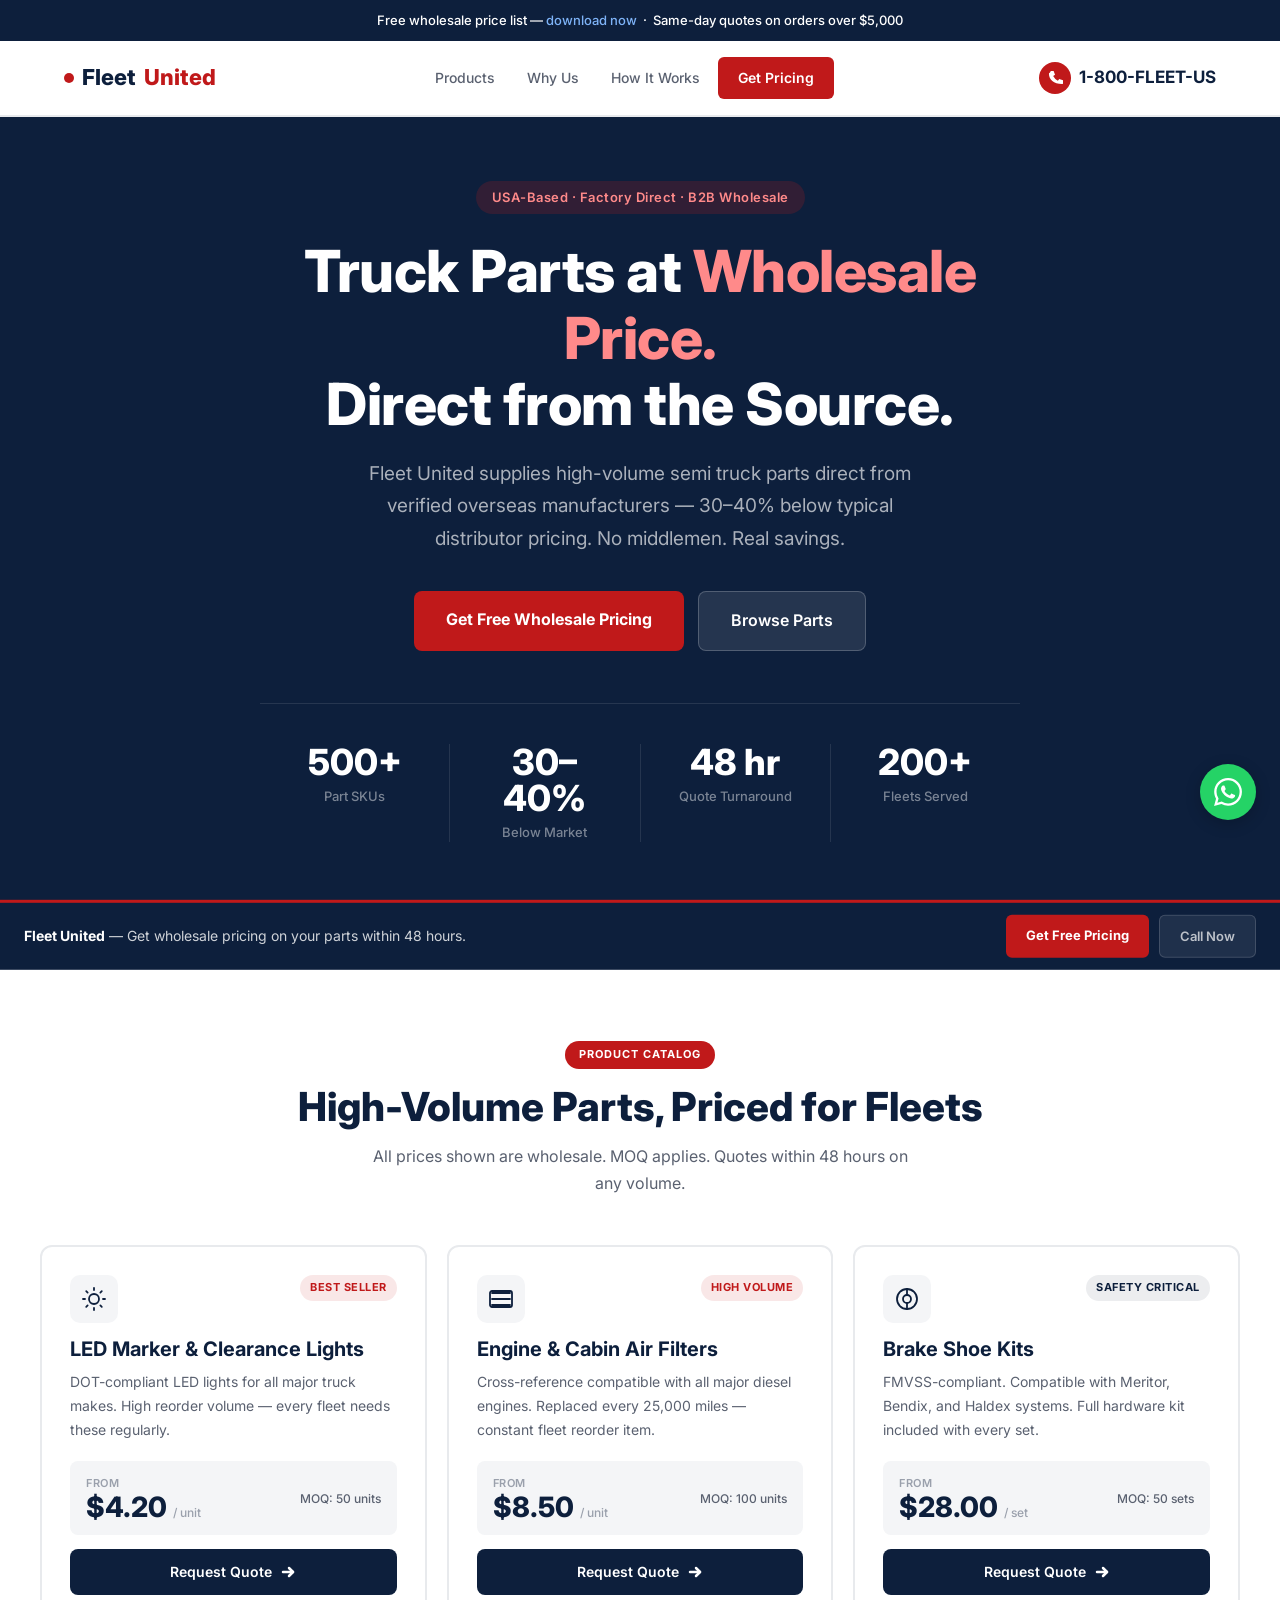
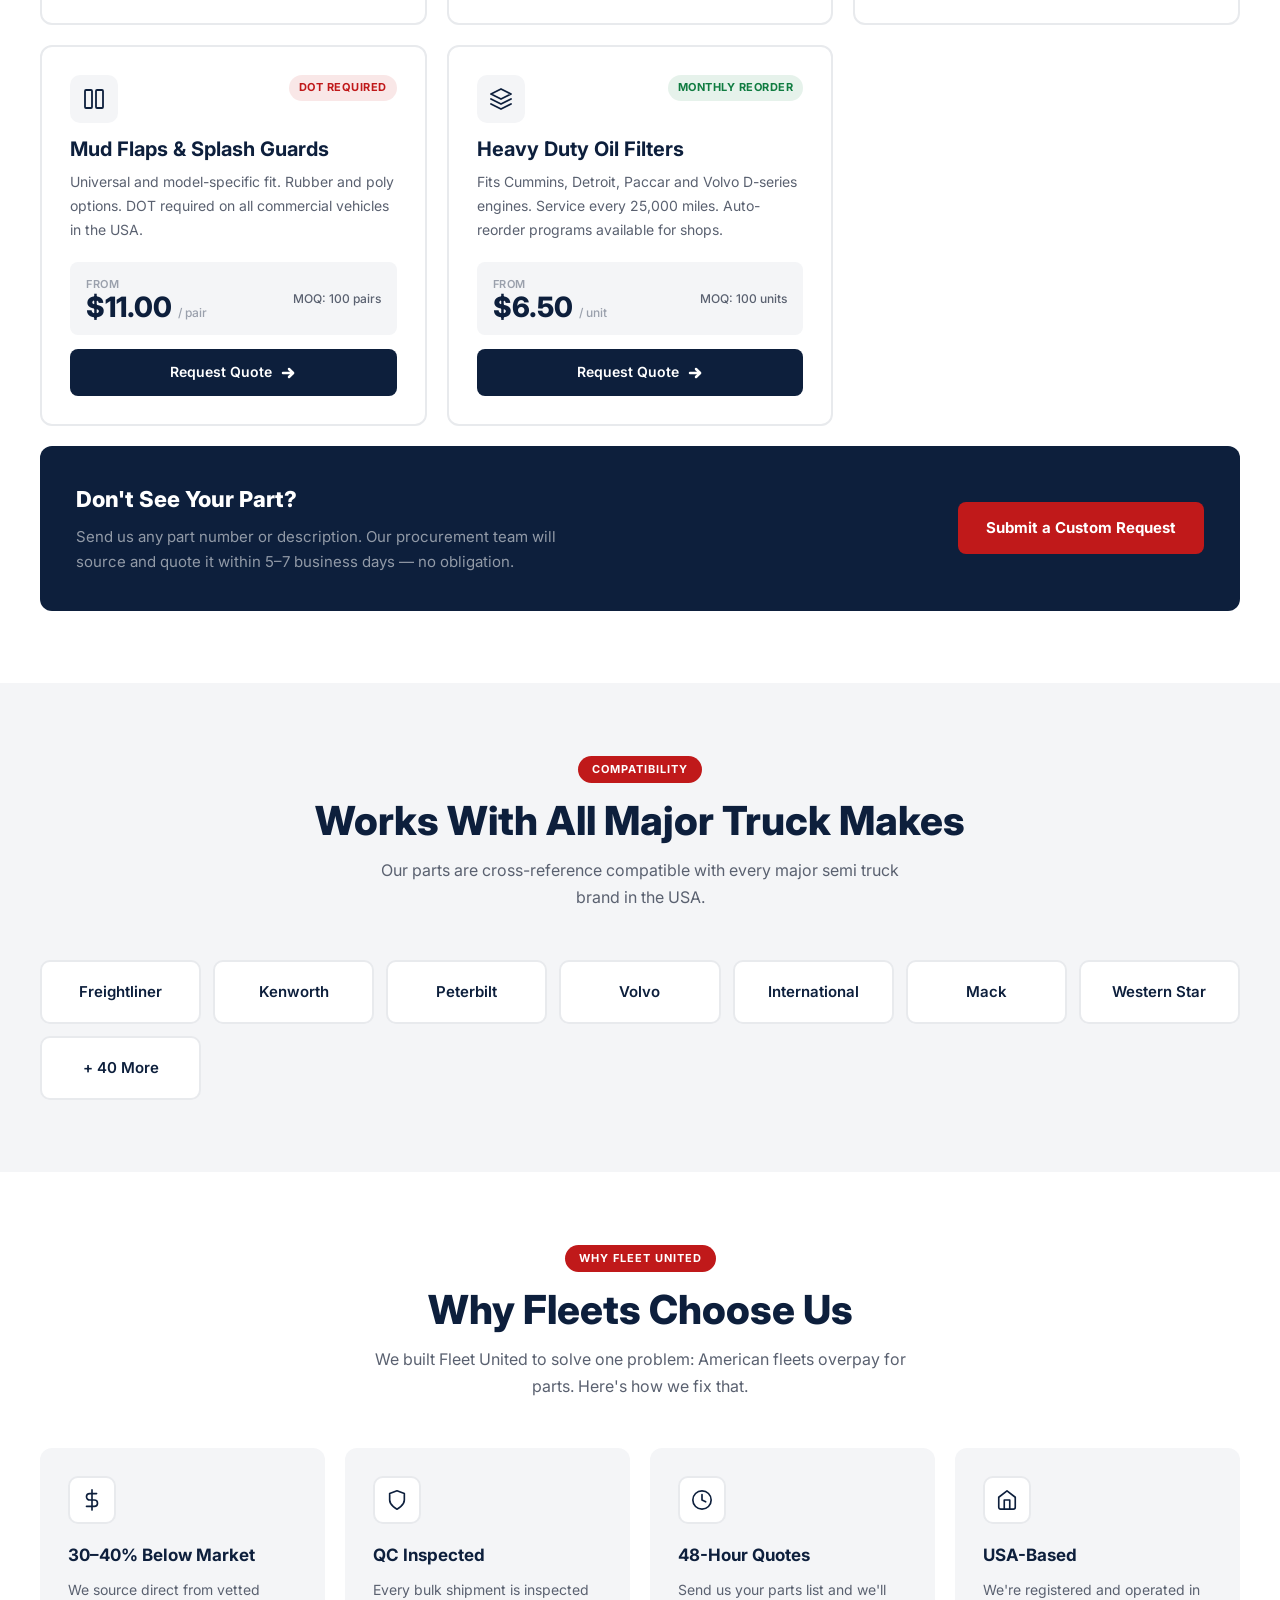
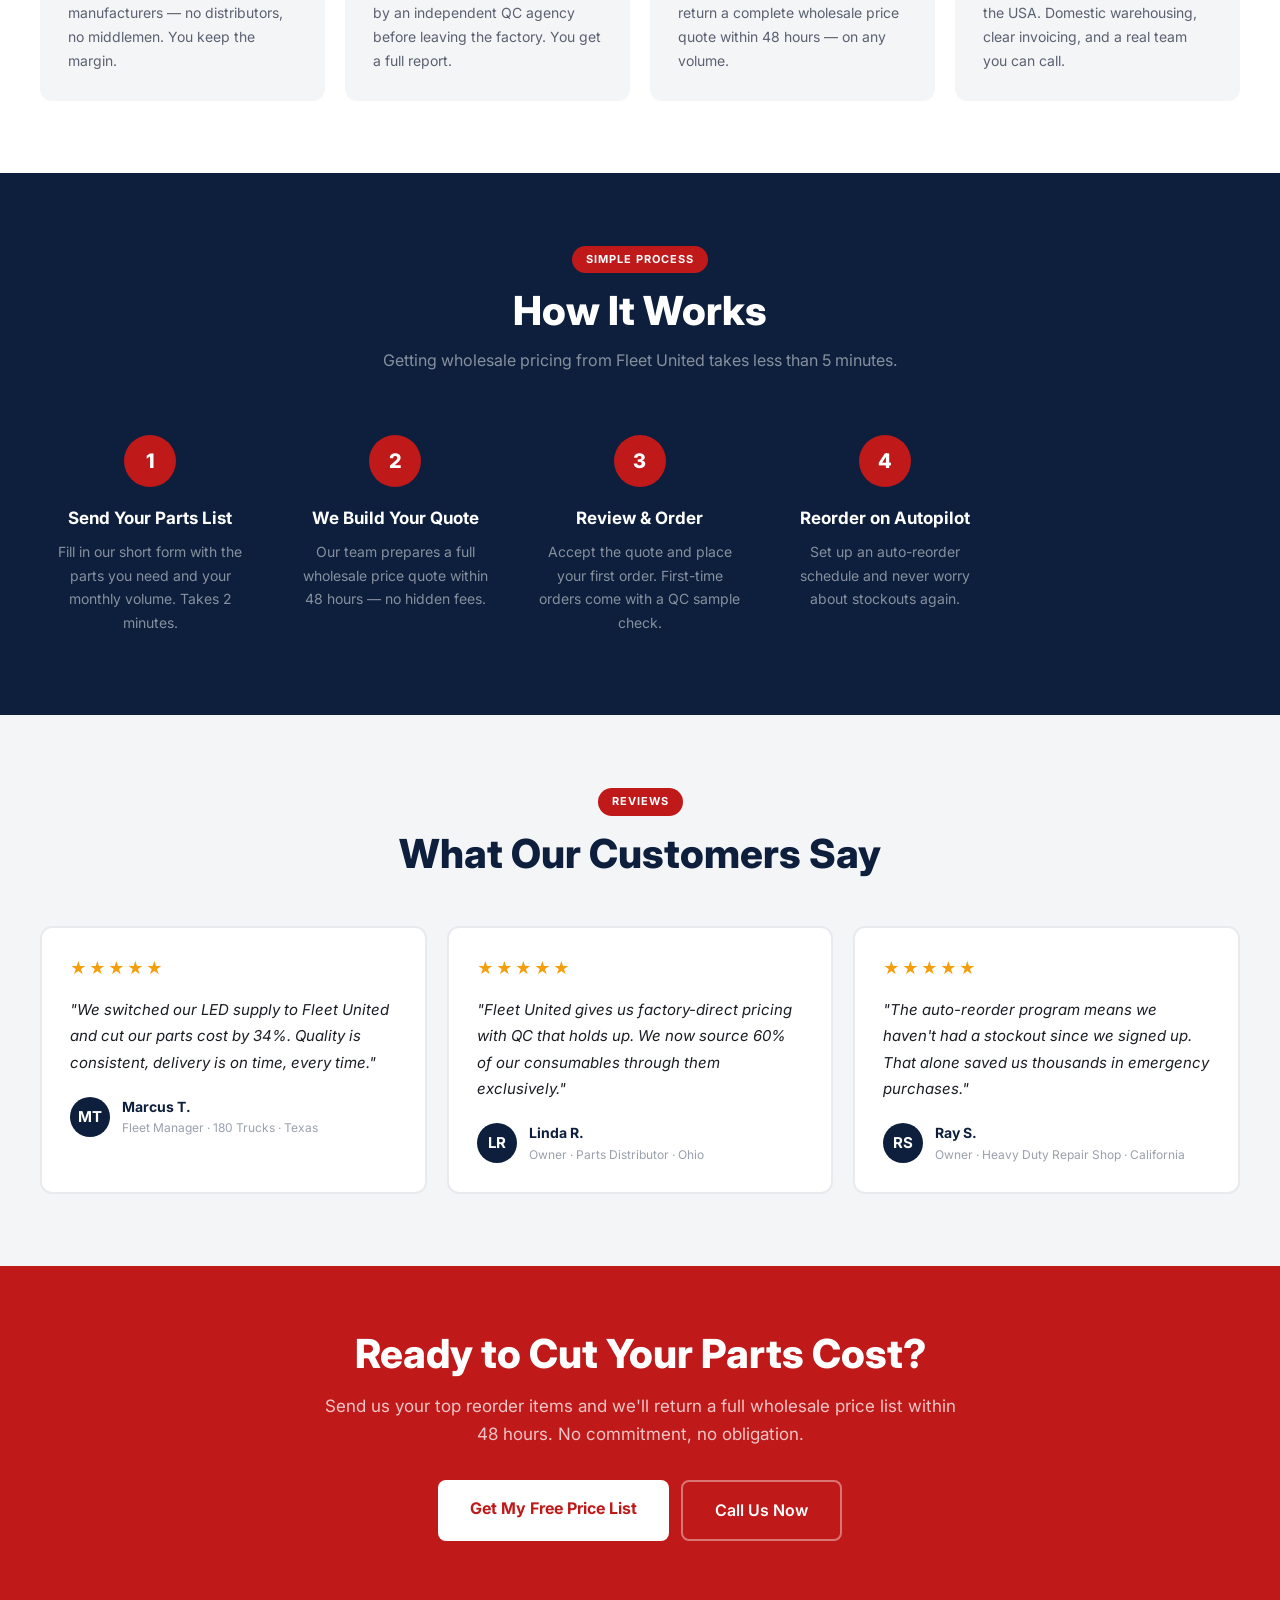
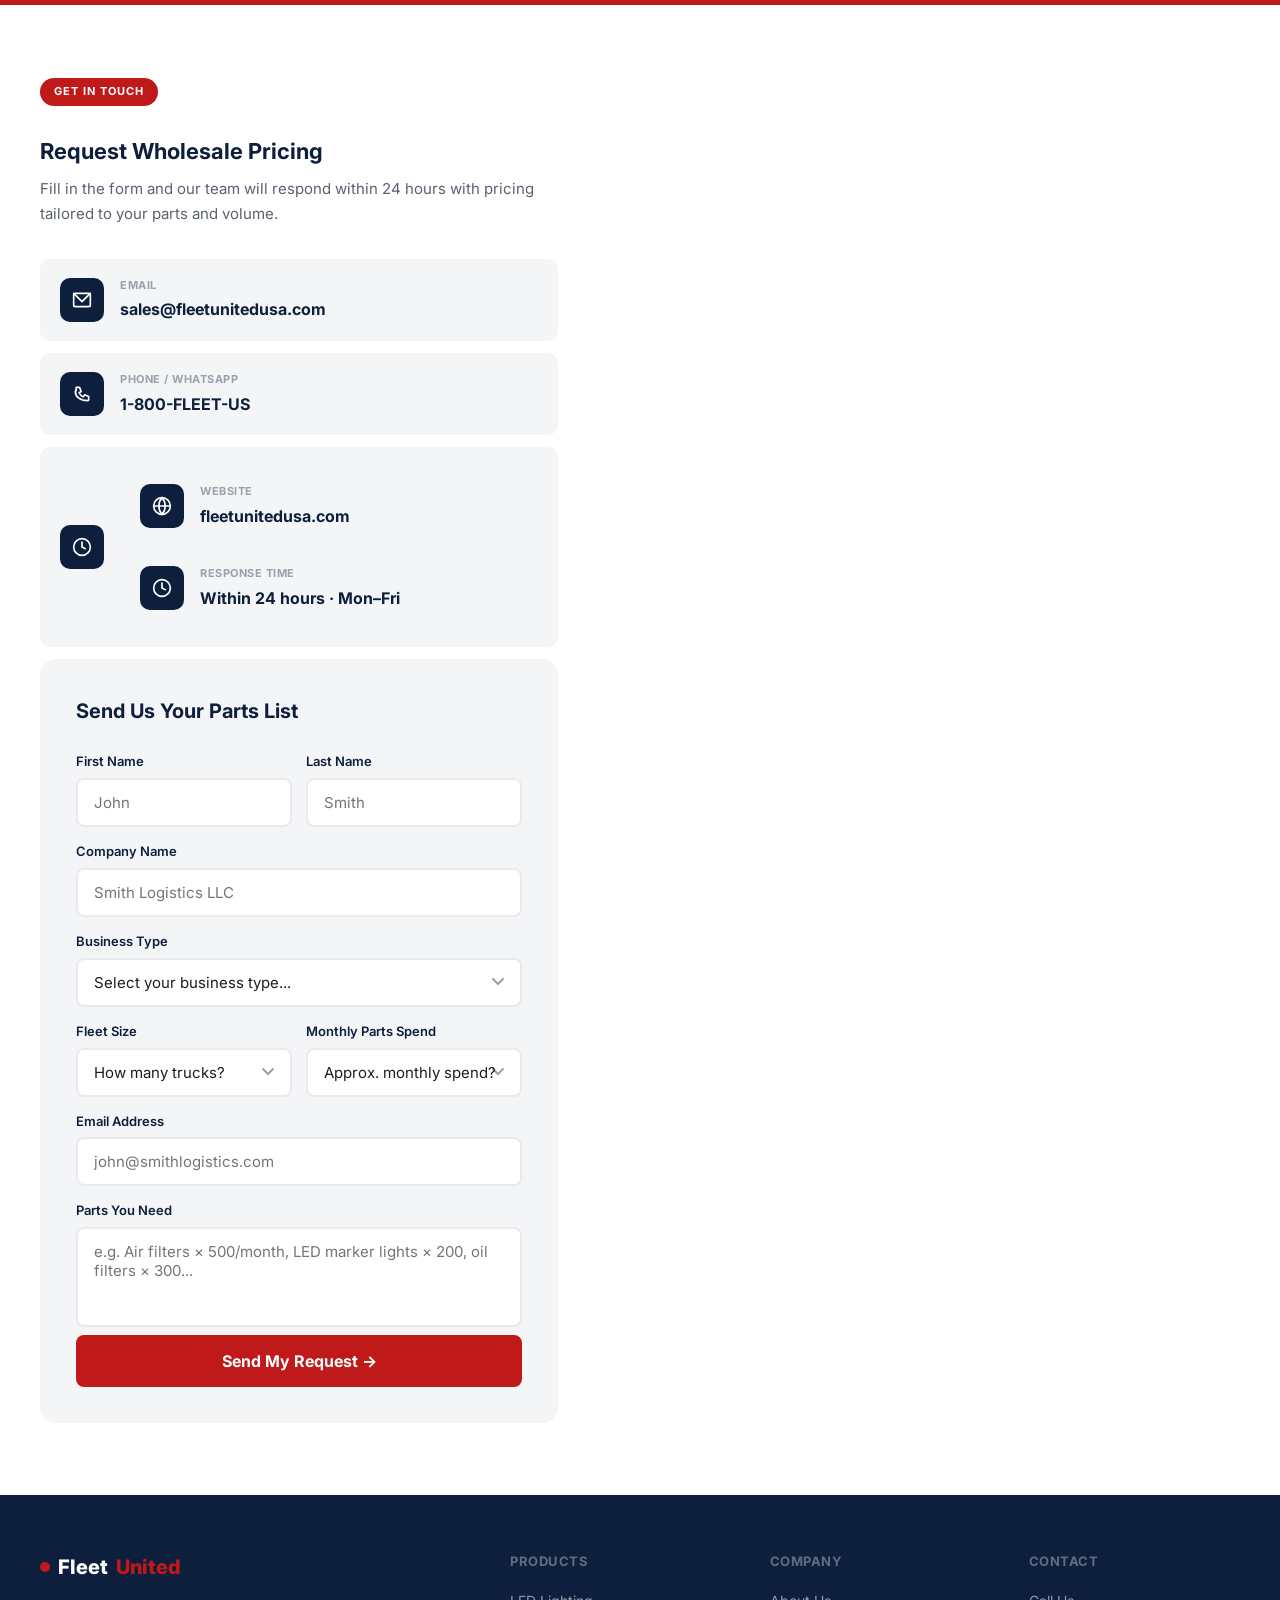
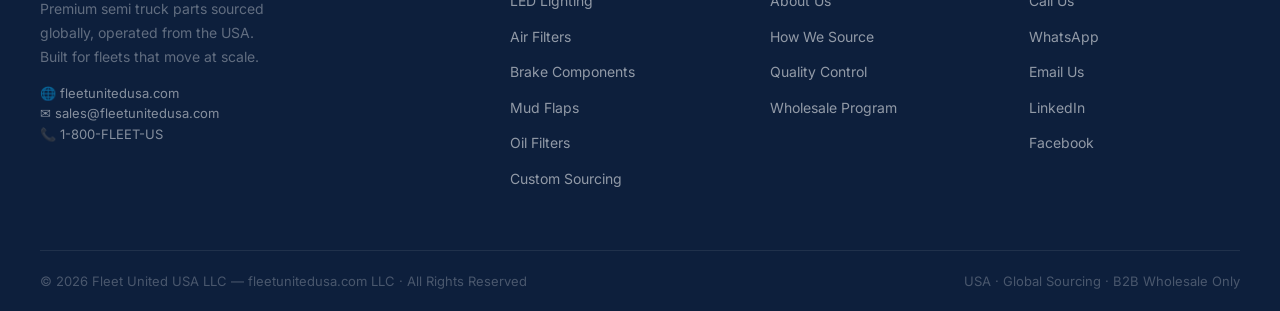
<file: fleet-united.html>
<!DOCTYPE html>
<html lang="en">
<head>
<meta charset="UTF-8"/>
<link rel="canonical" href="https://fleetunitedusa.com"/>
<meta name="viewport" content="width=device-width, initial-scale=1.0"/>
<title>Fleet United USA — Wholesale Semi Truck Parts | fleetunitedusa.com</title>
<link href="https://fonts.googleapis.com/css2?family=Inter:wght@400;500;600;700;800&display=swap" rel="stylesheet"/>
<style>
*,*::before,*::after{box-sizing:border-box;margin:0;padding:0;}
:root{
  --red:    #c0191a;
  --red2:   #a31415;
  --navy:   #0d1f3c;
  --navy2:  #1a2f52;
  --white:  #ffffff;
  --gray1:  #f4f5f7;
  --gray2:  #e8eaed;
  --gray3:  #9aa0ac;
  --gray4:  #5a6170;
  --text:   #1a1d23;
  --ff:     'Inter', sans-serif;
}

html{scroll-behavior:smooth;}
body{font-family:var(--ff);background:var(--white);color:var(--text);line-height:1.6;font-size:16px;}

/* ─── TOP NOTICE ─────────────────────── */
.top-notice{
  background:var(--navy);color:var(--white);
  text-align:center;padding:10px 20px;
  font-size:13px;font-weight:500;
}
.top-notice a{color:#7eb3f7;text-decoration:none;}

/* ─── NAV ────────────────────────────── */
nav{
  background:var(--white);border-bottom:2px solid var(--gray2);
  position:sticky;top:0;z-index:100;
}
.nav-inner{
  max-width:1200px;margin:0 auto;
  display:flex;align-items:center;justify-content:space-between;
  padding:16px 24px;gap:16px;
}
.nav-logo{
  font-size:22px;font-weight:800;color:var(--navy);text-decoration:none;
  display:flex;align-items:center;gap:8px;white-space:nowrap;
}
.nav-logo-dot{
  width:10px;height:10px;background:var(--red);border-radius:50%;flex-shrink:0;
}
.nav-logo span{color:var(--red);}
.nav-phone{
  display:flex;align-items:center;gap:8px;
  font-size:17px;font-weight:700;color:var(--navy);text-decoration:none;
}
.nav-phone-icon{
  width:32px;height:32px;background:var(--red);border-radius:50%;
  display:flex;align-items:center;justify-content:center;flex-shrink:0;
}
.nav-phone-icon svg{width:15px;height:15px;fill:var(--white);}
.nav-links{display:flex;align-items:center;gap:4px;}
.nav-links a{
  font-size:14px;font-weight:500;color:var(--gray4);text-decoration:none;
  padding:8px 14px;border-radius:6px;transition:background 0.15s,color 0.15s;
}
.nav-links a:hover{background:var(--gray1);color:var(--navy);}
.nav-cta{
  background:var(--red);color:var(--white)!important;
  border-radius:6px!important;font-weight:600!important;
  padding:10px 20px!important;transition:background 0.15s!important;
}
.nav-cta:hover{background:var(--red2)!important;}

/* ─── HERO ───────────────────────────── */
.hero{
  background:var(--navy);
  padding:64px 24px 72px;
  text-align:center;
}
.hero-inner{max-width:760px;margin:0 auto;}
.hero-tag{
  display:inline-block;background:rgba(192,25,26,0.2);
  color:#ff8a8a;font-size:13px;font-weight:600;
  padding:6px 16px;border-radius:100px;margin-bottom:24px;
  letter-spacing:0.5px;
}
.hero h1{
  font-size:clamp(32px,5vw,58px);font-weight:800;
  color:var(--white);line-height:1.15;margin-bottom:20px;
  letter-spacing:-0.5px;
}
.hero h1 span{color:#ff8a8a;}
.hero p{
  font-size:clamp(16px,2vw,19px);color:rgba(255,255,255,0.65);
  max-width:580px;margin:0 auto 36px;line-height:1.7;
}
.hero-btns{display:flex;gap:14px;justify-content:center;flex-wrap:wrap;margin-bottom:52px;}
.btn-primary{
  background:var(--red);color:var(--white);
  padding:16px 32px;border-radius:8px;font-size:16px;font-weight:700;
  text-decoration:none;transition:background 0.15s;display:inline-block;
}
.btn-primary:hover{background:var(--red2);}
.btn-secondary{
  background:rgba(255,255,255,0.1);color:var(--white);
  padding:16px 32px;border-radius:8px;font-size:16px;font-weight:600;
  text-decoration:none;transition:background 0.15s;display:inline-block;
  border:1px solid rgba(255,255,255,0.2);
}
.btn-secondary:hover{background:rgba(255,255,255,0.18);}

.hero-stats{
  display:flex;justify-content:center;gap:0;
  border-top:1px solid rgba(255,255,255,0.1);padding-top:40px;
  flex-wrap:wrap;
}
.hero-stat{
  flex:1;min-width:140px;padding:0 24px;
  border-right:1px solid rgba(255,255,255,0.1);
}
.hero-stat:last-child{border:none;}
.hs-num{font-size:36px;font-weight:800;color:var(--white);line-height:1;}
.hs-label{font-size:13px;color:rgba(255,255,255,0.45);margin-top:6px;font-weight:500;}

/* ─── TRUST BAR ──────────────────────── */
.trust-bar{background:var(--gray1);border-bottom:1px solid var(--gray2);padding:16px 24px;}
.trust-bar-inner{
  max-width:1200px;margin:0 auto;
  display:flex;align-items:center;justify-content:center;
  gap:32px;flex-wrap:wrap;
}
.trust-item{display:flex;align-items:center;gap:8px;font-size:13px;font-weight:600;color:var(--navy);}
.trust-tick{
  width:20px;height:20px;background:var(--red);border-radius:50%;
  display:flex;align-items:center;justify-content:center;flex-shrink:0;
}
.trust-tick svg{width:10px;height:10px;fill:none;stroke:#fff;stroke-width:2.5;stroke-linecap:round;stroke-linejoin:round;}

/* ─── SECTION WRAPPER ────────────────── */
.section{padding:72px 24px;}
.section-inner{max-width:1200px;margin:0 auto;}
.section-header{text-align:center;margin-bottom:48px;}
.section-tag{
  display:inline-block;background:var(--red);color:var(--white);
  font-size:11px;font-weight:700;padding:5px 14px;border-radius:100px;
  letter-spacing:1px;text-transform:uppercase;margin-bottom:14px;
}
.section-title{font-size:clamp(26px,3.5vw,40px);font-weight:800;color:var(--navy);line-height:1.2;margin-bottom:12px;}
.section-sub{font-size:16px;color:var(--gray4);max-width:540px;margin:0 auto;line-height:1.7;}

/* ─── PRODUCTS ───────────────────────── */
.products-section{background:var(--white);}
.products-grid{
  display:grid;
  grid-template-columns:repeat(auto-fill,minmax(320px,1fr));
  gap:20px;
}
.prod-card{
  background:var(--white);border:2px solid var(--gray2);border-radius:12px;
  padding:28px;transition:border-color 0.2s,box-shadow 0.2s;
  display:flex;flex-direction:column;
}
.prod-card:hover{border-color:var(--red);box-shadow:0 4px 24px rgba(192,25,26,0.08);}
.prod-header{display:flex;align-items:flex-start;justify-content:space-between;margin-bottom:14px;}
.prod-badge{
  font-size:11px;font-weight:700;padding:4px 10px;border-radius:100px;
  text-transform:uppercase;letter-spacing:0.5px;
}
.prod-badge.red{background:rgba(192,25,26,0.1);color:var(--red);}
.prod-badge.navy{background:rgba(13,31,60,0.08);color:var(--navy);}
.prod-badge.green{background:rgba(16,124,65,0.1);color:#107c41;}
.prod-icon{
  width:48px;height:48px;background:var(--gray1);border-radius:10px;
  display:flex;align-items:center;justify-content:center;flex-shrink:0;
}
.prod-icon svg{width:24px;height:24px;fill:none;stroke:var(--navy);stroke-width:1.8;stroke-linecap:round;stroke-linejoin:round;}
.prod-name{font-size:20px;font-weight:700;color:var(--navy);margin-bottom:8px;line-height:1.25;}
.prod-desc{font-size:14px;color:var(--gray4);line-height:1.7;margin-bottom:20px;flex:1;}
.prod-price-box{
  background:var(--gray1);border-radius:8px;padding:14px 16px;
  display:flex;align-items:center;justify-content:space-between;margin-bottom:14px;
}
.prod-price-left{}
.prod-price-from{font-size:11px;color:var(--gray3);font-weight:600;text-transform:uppercase;letter-spacing:0.5px;}
.prod-price{font-size:28px;font-weight:800;color:var(--navy);line-height:1;}
.prod-price-unit{font-size:12px;color:var(--gray3);font-weight:500;}
.prod-moq{font-size:12px;color:var(--gray4);font-weight:500;}
.prod-link{
  display:flex;align-items:center;justify-content:center;gap:8px;
  background:var(--navy);color:var(--white);
  padding:12px;border-radius:8px;font-size:14px;font-weight:600;
  text-decoration:none;transition:background 0.15s;
}
.prod-link:hover{background:var(--navy2);}
.prod-link svg{width:16px;height:16px;fill:none;stroke:currentColor;stroke-width:2.5;stroke-linecap:round;stroke-linejoin:round;}

/* ─── CUSTOM CARD ────────────────────── */
.custom-card{
  background:var(--navy);border-radius:12px;padding:36px;
  display:flex;align-items:center;justify-content:space-between;
  gap:32px;flex-wrap:wrap;margin-top:20px;
}
.custom-card-left h3{font-size:22px;font-weight:800;color:var(--white);margin-bottom:8px;}
.custom-card-left p{font-size:15px;color:rgba(255,255,255,0.55);max-width:480px;line-height:1.65;}
.custom-card a{
  background:var(--red);color:var(--white);
  padding:14px 28px;border-radius:8px;font-size:15px;font-weight:700;
  text-decoration:none;white-space:nowrap;transition:background 0.15s;flex-shrink:0;
}
.custom-card a:hover{background:var(--red2);}

/* ─── COMPATIBILITY ──────────────────── */
.compat-section{background:var(--gray1);}
.compat-grid{
  display:grid;grid-template-columns:repeat(auto-fill,minmax(160px,1fr));
  gap:12px;margin-top:8px;
}
.compat-card{
  background:var(--white);border:2px solid var(--gray2);border-radius:10px;
  padding:18px 14px;text-align:center;font-size:15px;font-weight:600;color:var(--navy);
  transition:border-color 0.15s;cursor:default;
}
.compat-card:hover{border-color:var(--navy);}

/* ─── WHY US ─────────────────────────── */
.why-section{background:var(--white);}
.why-grid{display:grid;grid-template-columns:repeat(auto-fill,minmax(240px,1fr));gap:20px;}
.why-card{
  background:var(--gray1);border-radius:12px;padding:28px;
}
.why-icon{
  width:48px;height:48px;background:var(--white);border:2px solid var(--gray2);
  border-radius:10px;display:flex;align-items:center;justify-content:center;
  margin-bottom:18px;
}
.why-icon svg{width:22px;height:22px;fill:none;stroke:var(--navy);stroke-width:1.8;stroke-linecap:round;stroke-linejoin:round;}
.why-title{font-size:17px;font-weight:700;color:var(--navy);margin-bottom:8px;}
.why-desc{font-size:14px;color:var(--gray4);line-height:1.7;}

/* ─── HOW IT WORKS ───────────────────── */
.how-section{background:var(--navy);padding:72px 24px;}
.how-inner{max-width:1200px;margin:0 auto;}
.how-header{text-align:center;margin-bottom:52px;}
.how-header .section-title{color:var(--white);}
.how-header .section-sub{color:rgba(255,255,255,0.5);}
.how-steps{display:grid;grid-template-columns:repeat(auto-fill,minmax(220px,1fr));gap:24px;}
.how-step{text-align:center;padding:8px;}
.how-step-num{
  width:52px;height:52px;background:var(--red);border-radius:50%;
  display:flex;align-items:center;justify-content:center;
  font-size:20px;font-weight:800;color:var(--white);margin:0 auto 18px;
}
.how-step-title{font-size:17px;font-weight:700;color:var(--white);margin-bottom:8px;}
.how-step-desc{font-size:14px;color:rgba(255,255,255,0.5);line-height:1.7;}

/* ─── TESTIMONIALS ───────────────────── */
.testi-section{background:var(--gray1);}
.testi-grid{display:grid;grid-template-columns:repeat(auto-fill,minmax(300px,1fr));gap:20px;}
.testi-card{background:var(--white);border-radius:12px;padding:28px;border:2px solid var(--gray2);}
.testi-stars{color:#f59e0b;font-size:16px;letter-spacing:2px;margin-bottom:16px;}
.testi-text{font-size:15px;color:var(--text);line-height:1.75;margin-bottom:20px;font-style:italic;}
.testi-author{display:flex;align-items:center;gap:12px;}
.testi-avatar{
  width:40px;height:40px;border-radius:50%;background:var(--navy);
  display:flex;align-items:center;justify-content:center;
  font-size:15px;font-weight:700;color:var(--white);flex-shrink:0;
}
.testi-name{font-size:14px;font-weight:700;color:var(--navy);}
.testi-role{font-size:12px;color:var(--gray3);}

/* ─── CTA BAND ───────────────────────── */
.cta-band{background:var(--red);padding:64px 24px;text-align:center;}
.cta-band-inner{max-width:640px;margin:0 auto;}
.cta-band h2{font-size:clamp(26px,4vw,40px);font-weight:800;color:var(--white);margin-bottom:14px;line-height:1.2;}
.cta-band p{font-size:17px;color:rgba(255,255,255,0.75);margin-bottom:32px;line-height:1.65;}
.cta-band-btns{display:flex;gap:12px;justify-content:center;flex-wrap:wrap;}
.btn-white{
  background:var(--white);color:var(--red);
  padding:16px 32px;border-radius:8px;font-size:16px;font-weight:700;
  text-decoration:none;transition:all 0.15s;
}
.btn-white:hover{background:var(--navy);color:var(--white);}
.btn-outline-w{
  background:none;color:var(--white);
  padding:16px 32px;border-radius:8px;font-size:16px;font-weight:600;
  text-decoration:none;border:2px solid rgba(255,255,255,0.4);transition:all 0.15s;
}
.btn-outline-w:hover{border-color:var(--white);}

/* ─── CONTACT ────────────────────────── */
.contact-section{background:var(--white);}
.contact-inner{display:grid;grid-template-columns:1fr 1.2fr;gap:60px;align-items:start;max-width:1200px;margin:0 auto;}
.contact-info h3{font-size:22px;font-weight:700;color:var(--navy);margin-bottom:8px;}
.contact-info p{font-size:15px;color:var(--gray4);margin-bottom:32px;line-height:1.65;}
.contact-cards{display:flex;flex-direction:column;gap:12px;}
.contact-card{
  background:var(--gray1);border-radius:10px;padding:18px 20px;
  display:flex;align-items:center;gap:16px;
}
.contact-card-icon{
  width:44px;height:44px;background:var(--navy);border-radius:10px;
  display:flex;align-items:center;justify-content:center;flex-shrink:0;
}
.contact-card-icon svg{width:20px;height:20px;fill:none;stroke:#fff;stroke-width:2;stroke-linecap:round;stroke-linejoin:round;}
.contact-card-label{font-size:11px;font-weight:700;text-transform:uppercase;letter-spacing:0.5px;color:var(--gray3);margin-bottom:3px;}
.contact-card-val{font-size:16px;font-weight:700;color:var(--navy);}

.contact-form{background:var(--gray1);border-radius:16px;padding:36px;}
.contact-form h3{font-size:20px;font-weight:700;color:var(--navy);margin-bottom:24px;}
.form-row{display:grid;grid-template-columns:1fr 1fr;gap:14px;}
.fg{display:flex;flex-direction:column;gap:6px;margin-bottom:14px;}
.fg:last-of-type{margin-bottom:0;}
.fg label{font-size:13px;font-weight:600;color:var(--navy);}
.fg input,.fg select,.fg textarea{
  background:var(--white);border:2px solid var(--gray2);border-radius:8px;
  padding:13px 16px;font-family:var(--ff);font-size:15px;color:var(--text);
  outline:none;transition:border-color 0.15s;width:100%;
}
.fg input:focus,.fg select:focus,.fg textarea:focus{border-color:var(--navy);}
.fg textarea{height:100px;resize:none;}
.fg select{appearance:none;background-image:url("data:image/svg+xml,%3Csvg xmlns='http://www.w3.org/2000/svg' width='12' height='8' viewBox='0 0 12 8'%3E%3Cpath d='M1 1l5 5 5-5' stroke='%239aa0ac' stroke-width='2' fill='none' stroke-linecap='round'/%3E%3C/svg%3E");background-repeat:no-repeat;background-position:right 16px center;}
.submit-btn{
  width:100%;background:var(--red);color:var(--white);
  padding:16px;border-radius:8px;font-family:var(--ff);font-size:16px;font-weight:700;
  border:none;cursor:pointer;transition:background 0.15s;margin-top:8px;
}
.submit-btn:hover{background:var(--red2);}

/* ─── FOOTER ─────────────────────────── */
footer{background:var(--navy);padding:56px 24px 0;}
.footer-inner{max-width:1200px;margin:0 auto;}
.footer-top{display:grid;grid-template-columns:2fr 1fr 1fr 1fr;gap:48px;padding-bottom:48px;}
.footer-logo{font-size:20px;font-weight:800;color:var(--white);display:flex;align-items:center;gap:8px;margin-bottom:14px;}
.footer-logo span{color:var(--red);}
.footer-tagline{font-size:14px;color:rgba(255,255,255,0.35);line-height:1.7;max-width:240px;}
.footer-col h4{font-size:13px;font-weight:700;text-transform:uppercase;letter-spacing:0.5px;color:rgba(255,255,255,0.35);margin-bottom:16px;}
.footer-col ul{list-style:none;}
.footer-col ul li{margin-bottom:10px;}
.footer-col ul li a{font-size:14px;color:rgba(255,255,255,0.55);text-decoration:none;transition:color 0.15s;}
.footer-col ul li a:hover{color:var(--white);}
.footer-bottom{border-top:1px solid rgba(255,255,255,0.08);padding:20px 0;display:flex;justify-content:space-between;align-items:center;flex-wrap:wrap;gap:10px;}
.footer-bottom p{font-size:13px;color:rgba(255,255,255,0.25);}

/* ─── STICKY BAR ─────────────────────── */
.sticky-bar{
  position:fixed;bottom:0;left:0;right:0;z-index:200;
  background:var(--navy);border-top:3px solid var(--red);
  padding:12px 24px;display:flex;align-items:center;justify-content:space-between;
  gap:16px;transform:translateY(100%);transition:transform 0.3s ease;
  flex-wrap:wrap;
}
.sticky-bar.show{transform:translateY(0);}
.sticky-bar-text{font-size:14px;color:rgba(255,255,255,0.8);}
.sticky-bar-text strong{color:var(--white);}
.sticky-btns{display:flex;gap:10px;flex-shrink:0;}
.sticky-btn-r{background:var(--red);color:var(--white);padding:10px 20px;border-radius:6px;font-size:13px;font-weight:700;text-decoration:none;transition:background 0.15s;}
.sticky-btn-r:hover{background:var(--red2);}
.sticky-btn-o{background:rgba(255,255,255,0.08);color:rgba(255,255,255,0.7);padding:10px 20px;border-radius:6px;font-size:13px;font-weight:600;text-decoration:none;border:1px solid rgba(255,255,255,0.15);transition:all 0.15s;}
.sticky-btn-o:hover{color:var(--white);}

/* ─── WHATSAPP ───────────────────────── */
.wa{
  position:fixed;bottom:80px;right:24px;z-index:300;
  width:56px;height:56px;background:#25D366;border-radius:50%;
  display:flex;align-items:center;justify-content:center;
  text-decoration:none;box-shadow:0 4px 16px rgba(0,0,0,0.2);
  transition:transform 0.2s;
}
.wa:hover{transform:scale(1.1);}
.wa svg{width:28px;height:28px;fill:#fff;}

/* ─── MOBILE ─────────────────────────── */
@media(max-width:768px){
  .nav-links{display:none;}
  .nav-phone span{display:none;}
  .hero{padding:48px 20px 56px;}
  .hero-stats{gap:0;}
  .hero-stat{min-width:100px;padding:0 16px;}
  .hs-num{font-size:26px;}
  .section{padding:56px 20px;}
  .products-grid,.compat-grid,.why-grid,.how-steps,.testi-grid{grid-template-columns:1fr;}
  .footer-top{grid-template-columns:1fr 1fr;}
  .contact-inner{grid-template-columns:1fr;}
  .form-row{grid-template-columns:1fr;}
  .custom-card{flex-direction:column;}
  .cta-band-btns{flex-direction:column;align-items:center;}
  .trust-bar-inner{gap:16px;justify-content:flex-start;}
}
</style>
</head>
<body>

<!-- TOP NOTICE -->
<div class="top-notice">
  Free wholesale price list — <a href="#contact">download now</a> &nbsp;·&nbsp; Same-day quotes on orders over $5,000
</div>

<!-- NAV -->
<nav>
  <div class="nav-inner">
    <a href="#" class="nav-logo"><div class="nav-logo-dot"></div>Fleet <span>United</span></a>
    <div class="nav-links">
      <a href="#products">Products</a>
      <a href="#why">Why Us</a>
      <a href="#how">How It Works</a>
      <a href="#contact" class="nav-cta">Get Pricing</a>
    </div>
    <a href="tel:18005338387" class="nav-phone">
      <div class="nav-phone-icon">
        <svg viewBox="0 0 16 16"><path d="M3 1h3l1.5 4-2 1.5a11 11 0 005 5l1.5-2 4 1.5V14a1 1 0 01-1 1C6 15 1 10 1 4a1 1 0 011-1z"/></svg>
      </div>
      <span>1-800-FLEET-US</span>
    </a>
  </div>
</nav>

<!-- HERO -->
<div class="hero">
  <div class="hero-inner">
    <div class="hero-tag">USA-Based · Factory Direct · B2B Wholesale</div>
    <h1>Truck Parts at <span>Wholesale Price.</span><br>Direct from the Source.</h1>
    <p>Fleet United supplies high-volume semi truck parts direct from verified overseas manufacturers — 30–40% below typical distributor pricing. No middlemen. Real savings.</p>
    <div class="hero-btns">
      <a href="#contact" class="btn-primary">Get Free Wholesale Pricing</a>
      <a href="#products" class="btn-secondary">Browse Parts</a>
    </div>
    <div class="hero-stats">
      <div class="hero-stat">
        <div class="hs-num">500+</div>
        <div class="hs-label">Part SKUs</div>
      </div>
      <div class="hero-stat">
        <div class="hs-num">30–40%</div>
        <div class="hs-label">Below Market</div>
      </div>
      <div class="hero-stat">
        <div class="hs-num">48 hr</div>
        <div class="hs-label">Quote Turnaround</div>
      </div>
      <div class="hero-stat">
        <div class="hs-num">200+</div>
        <div class="hs-label">Fleets Served</div>
      </div>
    </div>
  </div>
</div>

<!-- TRUST BAR -->
<div class="trust-bar">
  <div class="trust-bar-inner">
    <div class="trust-item"><div class="trust-tick"><svg viewBox="0 0 10 10"><polyline points="1.5,5 4,8 8.5,2"/></svg></div>QC Inspected Every Order</div>
    <div class="trust-item"><div class="trust-tick"><svg viewBox="0 0 10 10"><polyline points="1.5,5 4,8 8.5,2"/></svg></div>USA-Based Operations</div>
    <div class="trust-item"><div class="trust-tick"><svg viewBox="0 0 10 10"><polyline points="1.5,5 4,8 8.5,2"/></svg></div>DOT Compliant Parts</div>
    <div class="trust-item"><div class="trust-tick"><svg viewBox="0 0 10 10"><polyline points="1.5,5 4,8 8.5,2"/></svg></div>Trade Assurance Protected</div>
    <div class="trust-item"><div class="trust-tick"><svg viewBox="0 0 10 10"><polyline points="1.5,5 4,8 8.5,2"/></svg></div>Free Price List Download</div>
  </div>
</div>

<!-- PRODUCTS -->
<section class="section products-section" id="products">
  <div class="section-inner">
    <div class="section-header">
      <div class="section-tag">Product Catalog</div>
      <h2 class="section-title">High-Volume Parts, Priced for Fleets</h2>
      <p class="section-sub">All prices shown are wholesale. MOQ applies. Quotes within 48 hours on any volume.</p>
    </div>

    <div class="products-grid">

      <!-- LED -->
      <div class="prod-card">
        <div class="prod-header">
          <div class="prod-icon">
            <svg viewBox="0 0 24 24"><circle cx="12" cy="12" r="5"/><line x1="12" y1="1" x2="12" y2="3"/><line x1="12" y1="21" x2="12" y2="23"/><line x1="4.22" y1="4.22" x2="5.64" y2="5.64"/><line x1="18.36" y1="18.36" x2="19.78" y2="19.78"/><line x1="1" y1="12" x2="3" y2="12"/><line x1="21" y1="12" x2="23" y2="12"/><line x1="4.22" y1="19.78" x2="5.64" y2="18.36"/><line x1="18.36" y1="5.64" x2="19.78" y2="4.22"/></svg>
          </div>
          <span class="prod-badge red">Best Seller</span>
        </div>
        <div class="prod-name">LED Marker &amp; Clearance Lights</div>
        <div class="prod-desc">DOT-compliant LED lights for all major truck makes. High reorder volume — every fleet needs these regularly.</div>
        <div class="prod-price-box">
          <div class="prod-price-left">
            <div class="prod-price-from">From</div>
            <div class="prod-price">$4.20 <span class="prod-price-unit">/ unit</span></div>
          </div>
          <div class="prod-moq">MOQ: 50 units</div>
        </div>
        <a href="#contact" class="prod-link">Request Quote <svg viewBox="0 0 16 16"><line x1="3" y1="8" x2="13" y2="8"/><polyline points="9,4 13,8 9,12"/></svg></a>
      </div>

      <!-- Air Filters -->
      <div class="prod-card">
        <div class="prod-header">
          <div class="prod-icon">
            <svg viewBox="0 0 24 24"><path d="M3 6h18M3 12h18M3 18h18"/><rect x="1" y="4" width="22" height="16" rx="2"/></svg>
          </div>
          <span class="prod-badge red">High Volume</span>
        </div>
        <div class="prod-name">Engine &amp; Cabin Air Filters</div>
        <div class="prod-desc">Cross-reference compatible with all major diesel engines. Replaced every 25,000 miles — constant fleet reorder item.</div>
        <div class="prod-price-box">
          <div class="prod-price-left">
            <div class="prod-price-from">From</div>
            <div class="prod-price">$8.50 <span class="prod-price-unit">/ unit</span></div>
          </div>
          <div class="prod-moq">MOQ: 100 units</div>
        </div>
        <a href="#contact" class="prod-link">Request Quote <svg viewBox="0 0 16 16"><line x1="3" y1="8" x2="13" y2="8"/><polyline points="9,4 13,8 9,12"/></svg></a>
      </div>

      <!-- Brakes -->
      <div class="prod-card">
        <div class="prod-header">
          <div class="prod-icon">
            <svg viewBox="0 0 24 24"><circle cx="12" cy="12" r="10"/><circle cx="12" cy="12" r="4"/><line x1="12" y1="2" x2="12" y2="8"/><line x1="12" y1="16" x2="12" y2="22"/></svg>
          </div>
          <span class="prod-badge navy">Safety Critical</span>
        </div>
        <div class="prod-name">Brake Shoe Kits</div>
        <div class="prod-desc">FMVSS-compliant. Compatible with Meritor, Bendix, and Haldex systems. Full hardware kit included with every set.</div>
        <div class="prod-price-box">
          <div class="prod-price-left">
            <div class="prod-price-from">From</div>
            <div class="prod-price">$28.00 <span class="prod-price-unit">/ set</span></div>
          </div>
          <div class="prod-moq">MOQ: 50 sets</div>
        </div>
        <a href="#contact" class="prod-link">Request Quote <svg viewBox="0 0 16 16"><line x1="3" y1="8" x2="13" y2="8"/><polyline points="9,4 13,8 9,12"/></svg></a>
      </div>

      <!-- Mud Flaps -->
      <div class="prod-card">
        <div class="prod-header">
          <div class="prod-icon">
            <svg viewBox="0 0 24 24"><rect x="3" y="3" width="7" height="18" rx="1"/><rect x="14" y="3" width="7" height="18" rx="1"/></svg>
          </div>
          <span class="prod-badge red">DOT Required</span>
        </div>
        <div class="prod-name">Mud Flaps &amp; Splash Guards</div>
        <div class="prod-desc">Universal and model-specific fit. Rubber and poly options. DOT required on all commercial vehicles in the USA.</div>
        <div class="prod-price-box">
          <div class="prod-price-left">
            <div class="prod-price-from">From</div>
            <div class="prod-price">$11.00 <span class="prod-price-unit">/ pair</span></div>
          </div>
          <div class="prod-moq">MOQ: 100 pairs</div>
        </div>
        <a href="#contact" class="prod-link">Request Quote <svg viewBox="0 0 16 16"><line x1="3" y1="8" x2="13" y2="8"/><polyline points="9,4 13,8 9,12"/></svg></a>
      </div>

      <!-- Oil Filters -->
      <div class="prod-card">
        <div class="prod-header">
          <div class="prod-icon">
            <svg viewBox="0 0 24 24"><path d="M12 2L2 7l10 5 10-5-10-5z"/><path d="M2 17l10 5 10-5"/><path d="M2 12l10 5 10-5"/></svg>
          </div>
          <span class="prod-badge green">Monthly Reorder</span>
        </div>
        <div class="prod-name">Heavy Duty Oil Filters</div>
        <div class="prod-desc">Fits Cummins, Detroit, Paccar and Volvo D-series engines. Service every 25,000 miles. Auto-reorder programs available for shops.</div>
        <div class="prod-price-box">
          <div class="prod-price-left">
            <div class="prod-price-from">From</div>
            <div class="prod-price">$6.50 <span class="prod-price-unit">/ unit</span></div>
          </div>
          <div class="prod-moq">MOQ: 100 units</div>
        </div>
        <a href="#contact" class="prod-link">Request Quote <svg viewBox="0 0 16 16"><line x1="3" y1="8" x2="13" y2="8"/><polyline points="9,4 13,8 9,12"/></svg></a>
      </div>

    </div>

    <!-- Custom sourcing -->
    <div class="custom-card">
      <div class="custom-card-left">
        <h3>Don't See Your Part?</h3>
        <p>Send us any part number or description. Our procurement team will source and quote it within 5–7 business days — no obligation.</p>
      </div>
      <a href="#contact">Submit a Custom Request</a>
    </div>
  </div>
</section>

<!-- COMPATIBILITY -->
<section class="section compat-section">
  <div class="section-inner">
    <div class="section-header">
      <div class="section-tag">Compatibility</div>
      <h2 class="section-title">Works With All Major Truck Makes</h2>
      <p class="section-sub">Our parts are cross-reference compatible with every major semi truck brand in the USA.</p>
    </div>
    <div class="compat-grid">
      <div class="compat-card">Freightliner</div>
      <div class="compat-card">Kenworth</div>
      <div class="compat-card">Peterbilt</div>
      <div class="compat-card">Volvo</div>
      <div class="compat-card">International</div>
      <div class="compat-card">Mack</div>
      <div class="compat-card">Western Star</div>
      <div class="compat-card">+ 40 More</div>
    </div>
  </div>
</section>

<!-- WHY US -->
<section class="section why-section" id="why">
  <div class="section-inner">
    <div class="section-header">
      <div class="section-tag">Why Fleet United</div>
      <h2 class="section-title">Why Fleets Choose Us</h2>
      <p class="section-sub">We built Fleet United to solve one problem: American fleets overpay for parts. Here's how we fix that.</p>
    </div>
    <div class="why-grid">
      <div class="why-card">
        <div class="why-icon"><svg viewBox="0 0 24 24"><line x1="12" y1="1" x2="12" y2="23"/><path d="M17 5H9.5a3.5 3.5 0 000 7h5a3.5 3.5 0 010 7H6"/></svg></div>
        <div class="why-title">30–40% Below Market</div>
        <div class="why-desc">We source direct from vetted manufacturers — no distributors, no middlemen. You keep the margin.</div>
      </div>
      <div class="why-card">
        <div class="why-icon"><svg viewBox="0 0 24 24"><path d="M12 22s8-4 8-10V5l-8-3-8 3v7c0 6 8 10 8 10z"/></svg></div>
        <div class="why-title">QC Inspected</div>
        <div class="why-desc">Every bulk shipment is inspected by an independent QC agency before leaving the factory. You get a full report.</div>
      </div>
      <div class="why-card">
        <div class="why-icon"><svg viewBox="0 0 24 24"><circle cx="12" cy="12" r="10"/><polyline points="12,6 12,12 16,14"/></svg></div>
        <div class="why-title">48-Hour Quotes</div>
        <div class="why-desc">Send us your parts list and we'll return a complete wholesale price quote within 48 hours — on any volume.</div>
      </div>
      <div class="why-card">
        <div class="why-icon"><svg viewBox="0 0 24 24"><path d="M3 9l9-7 9 7v11a2 2 0 01-2 2H5a2 2 0 01-2-2z"/><polyline points="9,22 9,12 15,12 15,22"/></svg></div>
        <div class="why-title">USA-Based</div>
        <div class="why-desc">We're registered and operated in the USA. Domestic warehousing, clear invoicing, and a real team you can call.</div>
      </div>
    </div>
  </div>
</section>

<!-- HOW IT WORKS -->
<section class="how-section" id="how">
  <div class="how-inner">
    <div class="how-header">
      <div class="section-tag">Simple Process</div>
      <h2 class="section-title">How It Works</h2>
      <p class="section-sub" style="color:rgba(255,255,255,0.5);">Getting wholesale pricing from Fleet United takes less than 5 minutes.</p>
    </div>
    <div class="how-steps">
      <div class="how-step">
        <div class="how-step-num">1</div>
        <div class="how-step-title">Send Your Parts List</div>
        <div class="how-step-desc">Fill in our short form with the parts you need and your monthly volume. Takes 2 minutes.</div>
      </div>
      <div class="how-step">
        <div class="how-step-num">2</div>
        <div class="how-step-title">We Build Your Quote</div>
        <div class="how-step-desc">Our team prepares a full wholesale price quote within 48 hours — no hidden fees.</div>
      </div>
      <div class="how-step">
        <div class="how-step-num">3</div>
        <div class="how-step-title">Review &amp; Order</div>
        <div class="how-step-desc">Accept the quote and place your first order. First-time orders come with a QC sample check.</div>
      </div>
      <div class="how-step">
        <div class="how-step-num">4</div>
        <div class="how-step-title">Reorder on Autopilot</div>
        <div class="how-step-desc">Set up an auto-reorder schedule and never worry about stockouts again.</div>
      </div>
    </div>
  </div>
</section>

<!-- TESTIMONIALS -->
<section class="section testi-section">
  <div class="section-inner">
    <div class="section-header">
      <div class="section-tag">Reviews</div>
      <h2 class="section-title">What Our Customers Say</h2>
    </div>
    <div class="testi-grid">
      <div class="testi-card">
        <div class="testi-stars">★★★★★</div>
        <div class="testi-text">"We switched our LED supply to Fleet United and cut our parts cost by 34%. Quality is consistent, delivery is on time, every time."</div>
        <div class="testi-author">
          <div class="testi-avatar">MT</div>
          <div><div class="testi-name">Marcus T.</div><div class="testi-role">Fleet Manager · 180 Trucks · Texas</div></div>
        </div>
      </div>
      <div class="testi-card">
        <div class="testi-stars">★★★★★</div>
        <div class="testi-text">"Fleet United gives us factory-direct pricing with QC that holds up. We now source 60% of our consumables through them exclusively."</div>
        <div class="testi-author">
          <div class="testi-avatar">LR</div>
          <div><div class="testi-name">Linda R.</div><div class="testi-role">Owner · Parts Distributor · Ohio</div></div>
        </div>
      </div>
      <div class="testi-card">
        <div class="testi-stars">★★★★★</div>
        <div class="testi-text">"The auto-reorder program means we haven't had a stockout since we signed up. That alone saved us thousands in emergency purchases."</div>
        <div class="testi-author">
          <div class="testi-avatar">RS</div>
          <div><div class="testi-name">Ray S.</div><div class="testi-role">Owner · Heavy Duty Repair Shop · California</div></div>
        </div>
      </div>
    </div>
  </div>
</section>

<!-- CTA BAND -->
<div class="cta-band">
  <div class="cta-band-inner">
    <h2>Ready to Cut Your Parts Cost?</h2>
    <p>Send us your top reorder items and we'll return a full wholesale price list within 48 hours. No commitment, no obligation.</p>
    <div class="cta-band-btns">
      <a href="#contact" class="btn-white">Get My Free Price List</a>
      <a href="tel:18005338387" class="btn-outline-w">Call Us Now</a>
    </div>
  </div>
</div>

<!-- CONTACT -->
<section class="section contact-section" id="contact">
  <div class="contact-inner">
    <div class="contact-info">
      <div class="section-tag">Get In Touch</div>
      <h3 style="margin-top:14px;">Request Wholesale Pricing</h3>
      <p>Fill in the form and our team will respond within 24 hours with pricing tailored to your parts and volume.</p>
      <div class="contact-cards">
        <div class="contact-card">
          <div class="contact-card-icon"><svg viewBox="0 0 24 24"><rect x="2" y="4" width="20" height="16" rx="2"/><polyline points="2,4 12,14 22,4"/></svg></div>
          <div><div class="contact-card-label">Email</div><div class="contact-card-val">sales@fleetunitedusa.com</div></div>
        </div>
        <div class="contact-card">
          <div class="contact-card-icon"><svg viewBox="0 0 24 24"><path d="M5 4h4l2 5-2.5 1.5a11 11 0 005 5L15 13l5 2v4a1 1 0 01-1 1C9 20 4 15 4 9a1 1 0 011-1z"/></svg></div>
          <div><div class="contact-card-label">Phone / WhatsApp</div><div class="contact-card-val">1-800-FLEET-US</div></div>
        </div>
        <div class="contact-card">
          <div class="contact-card-icon"><svg viewBox="0 0 24 24"><circle cx="12" cy="12" r="10"/><polyline points="12,6 12,12 16,14"/></svg></div>
          <div><div class="contact-card">
          <div class="contact-card-icon"><svg viewBox="0 0 24 24"><circle cx="12" cy="12" r="10"/><line x1="2" y1="12" x2="22" y2="12"/><path d="M12 2a15 15 0 010 20M12 2a15 15 0 000 20"/></svg></div>
          <div><div class="contact-card-label">Website</div><div class="contact-card-val">fleetunitedusa.com</div></div>
        </div>
        <div class="contact-card">
          <div class="contact-card-icon"><svg viewBox="0 0 24 24"><circle cx="12" cy="12" r="10"/><polyline points="12,6 12,12 16,14"/></svg></div>
          <div><div class="contact-card-label">Response Time</div><div class="contact-card-val">Within 24 hours · Mon–Fri</div></div>
        </div>
      </div>
    </div>

    <div class="contact-form">
      <h3>Send Us Your Parts List</h3>
      <div class="form-row">
        <div class="fg"><label>First Name</label><input type="text" placeholder="John"/></div>
        <div class="fg"><label>Last Name</label><input type="text" placeholder="Smith"/></div>
      </div>
      <div class="fg"><label>Company Name</label><input type="text" placeholder="Smith Logistics LLC"/></div>
      <div class="fg"><label>Business Type</label>
        <select>
          <option value="">Select your business type...</option>
          <option>Fleet Owner</option>
          <option>Wholesaler / Distributor</option>
          <option>Maintenance Shop</option>
          <option>Truck Body Shop</option>
          <option>Other</option>
        </select>
      </div>
      <div class="form-row">
        <div class="fg"><label>Fleet Size</label>
          <select>
            <option value="">How many trucks?</option>
            <option>1–10 Trucks</option>
            <option>10–50 Trucks</option>
            <option>50–200 Trucks</option>
            <option>200+ Trucks</option>
          </select>
        </div>
        <div class="fg"><label>Monthly Parts Spend</label>
          <select>
            <option value="">Approx. monthly spend?</option>
            <option>Under $5,000</option>
            <option>$5,000 – $20,000</option>
            <option>$20,000+</option>
          </select>
        </div>
      </div>
      <div class="fg"><label>Email Address</label><input type="email" placeholder="john@smithlogistics.com"/></div>
      <div class="fg"><label>Parts You Need</label><textarea placeholder="e.g. Air filters × 500/month, LED marker lights × 200, oil filters × 300..."></textarea></div>
      <button class="submit-btn">Send My Request →</button>
    </div>
  </div>
</section>

<!-- FOOTER -->
<footer>
  <div class="footer-inner">
    <div class="footer-top">
      <div>
        <div class="footer-logo"><div class="nav-logo-dot"></div>Fleet <span>United</span></div>
        <div class="footer-tagline">Premium semi truck parts sourced globally, operated from the USA. Built for fleets that move at scale.</div>
        <div style="margin-top:14px;font-size:13px;color:rgba(255,255,255,0.5);">
          <div>🌐 fleetunitedusa.com</div>
          <div>✉ sales@fleetunitedusa.com</div>
          <div>📞 1-800-FLEET-US</div>
        </div>
      </div>
      <div class="footer-col">
        <h4>Products</h4>
        <ul>
          <li><a href="#">LED Lighting</a></li>
          <li><a href="#">Air Filters</a></li>
          <li><a href="#">Brake Components</a></li>
          <li><a href="#">Mud Flaps</a></li>
          <li><a href="#">Oil Filters</a></li>
          <li><a href="#">Custom Sourcing</a></li>
        </ul>
      </div>
      <div class="footer-col">
        <h4>Company</h4>
        <ul>
          <li><a href="#">About Us</a></li>
          <li><a href="#">How We Source</a></li>
          <li><a href="#">Quality Control</a></li>
          <li><a href="#">Wholesale Program</a></li>
        </ul>
      </div>
      <div class="footer-col">
        <h4>Contact</h4>
        <ul>
          <li><a href="#">Call Us</a></li>
          <li><a href="#">WhatsApp</a></li>
          <li><a href="#">Email Us</a></li>
          <li><a href="#">LinkedIn</a></li>
          <li><a href="#">Facebook</a></li>
        </ul>
      </div>
    </div>
    <div class="footer-bottom">
      <p>© 2026 Fleet United USA LLC — fleetunitedusa.com LLC · All Rights Reserved</p>
      <p>USA · Global Sourcing · B2B Wholesale Only</p>
    </div>
  </div>
</footer>

<!-- STICKY BAR -->
<div class="sticky-bar" id="stickyBar">
  <div class="sticky-bar-text"><strong>Fleet United</strong> — Get wholesale pricing on your parts within 48 hours.</div>
  <div class="sticky-btns">
    <a href="#contact" class="sticky-btn-r">Get Free Pricing</a>
    <a href="tel:18005338387" class="sticky-btn-o">Call Now</a>
  </div>
</div>

<!-- WHATSAPP -->
<a href="https://wa.me/18005338387" target="_blank" class="wa">
  <svg viewBox="0 0 24 24"><path d="M17.472 14.382c-.297-.149-1.758-.867-2.03-.967-.273-.099-.471-.148-.67.15-.197.297-.767.966-.94 1.164-.173.199-.347.223-.644.075-.297-.15-1.255-.463-2.39-1.475-.883-.788-1.48-1.761-1.653-2.059-.173-.297-.018-.458.13-.606.134-.133.298-.347.446-.52.149-.174.198-.298.298-.497.099-.198.05-.371-.025-.52-.075-.149-.669-1.612-.916-2.207-.242-.579-.487-.5-.669-.51-.173-.008-.371-.01-.57-.01-.198 0-.52.074-.792.372-.272.297-1.04 1.016-1.04 2.479 0 1.462 1.065 2.875 1.213 3.074.149.198 2.096 3.2 5.077 4.487.709.306 1.262.489 1.694.625.712.227 1.36.195 1.871.118.571-.085 1.758-.719 2.006-1.413.248-.694.248-1.289.173-1.413-.074-.124-.272-.198-.57-.347m-5.421 7.403h-.004a9.87 9.87 0 01-5.031-1.378l-.361-.214-3.741.982.998-3.648-.235-.374a9.86 9.86 0 01-1.51-5.26c.001-5.45 4.436-9.884 9.888-9.884 2.64 0 5.122 1.03 6.988 2.898a9.825 9.825 0 012.893 6.994c-.003 5.45-4.437 9.884-9.885 9.884m8.413-18.297A11.815 11.815 0 0012.05 0C5.495 0 .16 5.335.157 11.892c0 2.096.547 4.142 1.588 5.945L.057 24l6.305-1.654a11.882 11.882 0 005.683 1.448h.005c6.554 0 11.89-5.335 11.893-11.893a11.821 11.821 0 00-3.48-8.413z"/></svg>
</a>

<script data-cfasync="false" src="/cdn-cgi/scripts/5c5dd728/cloudflar
</file>
<file: assets/shop.css>
/* Fleet United shop. Matches the v2 landing page: navy, red, Oswald, Inter. */
:root {
  --navy: #0B2545;
  --navy-2: #081b33;
  --red: #C8102E;
  --steel: #5B6770;
  --light: #E6E9ED;
  --white: #fff;
  --line: #d5dae0;
  --display: "Oswald", Impact, "Arial Narrow", sans-serif;
  --body: "Inter", Arial, sans-serif;
  --max: 1240px;
  --ease: cubic-bezier(.2, .7, .2, 1);
}

:focus-visible { outline: 2px solid var(--red); outline-offset: 3px; }

.visually-hidden {
  position: absolute !important;
  width: 1px;
  height: 1px;
  padding: 0;
  margin: -1px;
  overflow: hidden;
  clip: rect(0, 0, 0, 0);
  clip-path: inset(50%);
  white-space: nowrap;
  border: 0;
}

.skip {
  position: absolute;
  left: 1rem;
  top: -4rem;
  z-index: 100;
  background: var(--white);
  color: var(--navy);
  padding: .7rem 1rem;
  font-family: var(--display);
  letter-spacing: .12em;
  text-transform: uppercase;
  text-decoration: none;
}
.skip:focus { top: .7rem; }

/* Shared buttons, cards, trust, placeholder tile */
.s-btn {
  display: inline-flex;
  align-items: center;
  justify-content: center;
  width: 100%;
  min-height: 3.25rem;
  padding: .9rem .8rem;
  border: 1px solid transparent;
  border-radius: 2px;
  background: var(--red);
  color: #fff;
  font-family: var(--display);
  font-weight: 500;
  font-size: .92rem;
  letter-spacing: .12em;
  line-height: 1.15;
  text-align: center;
  text-decoration: none;
  text-transform: uppercase;
  cursor: pointer;
  transition: background .3s var(--ease), color .3s var(--ease), border-color .3s var(--ease), transform .3s var(--ease);
}
.s-btn:hover { background: #a90d26; color: #fff; transform: translateY(-2px); }
.s-btn-navy { background: var(--navy); color: #fff; }
.s-btn-navy:hover { background: var(--navy-2); }
.s-btn-ghost { background: transparent; color: var(--navy); border-color: var(--navy); }
.s-btn-ghost:hover { background: var(--navy); color: #fff; }
.s-btn[disabled],
.s-btn[aria-disabled="true"] {
  background: var(--light);
  color: var(--steel);
  border-color: var(--line);
  cursor: not-allowed;
  transform: none;
}
.s-btn[disabled]:hover,
.s-btn[aria-disabled="true"]:hover { background: var(--light); color: var(--steel); transform: none; }

.badge {
  display: inline-flex;
  align-items: center;
  background: var(--navy);
  color: #fff;
  font-family: var(--display);
  font-size: .72rem;
  font-weight: 500;
  letter-spacing: .14em;
  line-height: 1;
  text-transform: uppercase;
  padding: .45rem .6rem;
}
.badge-soon { background: var(--red); }

.pcard {
  display: flex;
  flex-direction: column;
  height: 100%;
  color: var(--navy);
  text-decoration: none;
  background: var(--white);
}
.pcard-media {
  position: relative;
  display: block;
  background: var(--light);
  overflow: hidden;
  aspect-ratio: 1;
}
.pcard-media .soon-tile { position: absolute; inset: 0; height: auto; }
.pcard-media img {
  width: 100%;
  height: 100%;
  object-fit: cover;
  transition: transform .6s var(--ease);
}
.pcard:hover .pcard-media img { transform: scale(1.035); }
.pcard-media .badge { position: absolute; z-index: 1; top: .85rem; left: .85rem; }
.pcard-body { display: flex; flex-direction: column; gap: .35rem; padding: 1rem 0 0; }
.pcard-kicker {
  color: var(--steel);
  font-family: var(--display);
  font-size: .75rem;
  letter-spacing: .16em;
  text-transform: uppercase;
}
.pcard-title {
  font-family: var(--display);
  font-size: 1.35rem;
  font-weight: 600;
  letter-spacing: .02em;
  line-height: 1.08;
  text-transform: uppercase;
  overflow-wrap: break-word;
}
.teaser-grid > li,
.product-grid > li,
.related-grid > li { min-width: 0; }
.pcard-spec { color: var(--steel); font-size: .95rem; line-height: 1.45; }
.pcard-price { margin-top: .35rem; font-weight: 600; font-size: .95rem; }

.soon-tile {
  display: flex;
  flex-direction: column;
  justify-content: flex-end;
  width: 100%;
  height: 100%;
  min-height: 100%;
  padding: 1.4rem 1.3rem 1.5rem;
  background: linear-gradient(165deg, var(--navy) 0%, var(--navy-2) 72%);
  color: #fff;
  position: relative;
  overflow: hidden;
}
.soon-tile::before {
  content: "";
  position: absolute;
  left: 0;
  top: 0;
  bottom: 0;
  width: 4px;
  background: var(--red);
}
.soon-tile::after {
  content: "";
  position: absolute;
  right: -18%;
  top: -28%;
  width: 62%;
  height: 70%;
  border: 1px solid rgba(255, 255, 255, .16);
  pointer-events: none;
}
.soon-mark { display: flex; width: 4.5rem; height: 6px; margin-bottom: 1rem; position: relative; z-index: 1; }
.soon-mark span:nth-child(1) { background: var(--red); flex: 1.5; }
.soon-mark span:nth-child(2) { background: #fff; flex: .35; }
.soon-mark span:nth-child(3) { background: var(--light); flex: 1; }
.soon-kicker {
  position: relative;
  z-index: 1;
  margin: 0 0 .45rem;
  color: rgba(255, 255, 255, .72);
  font-family: var(--display);
  font-size: .78rem;
  letter-spacing: .18em;
  text-transform: uppercase;
}
.soon-name {
  position: relative;
  z-index: 1;
  margin: 0;
  font-family: var(--display);
  font-size: clamp(1.5rem, 2vw, 2rem);
  font-weight: 600;
  letter-spacing: .03em;
  line-height: 1.02;
  text-transform: uppercase;
}
.soon-tile-lg { min-height: 28rem; aspect-ratio: 1; justify-content: flex-end; padding: 2rem; }
.soon-tile-lg .soon-name { font-size: clamp(2rem, 4vw, 3.2rem); max-width: 10ch; }

.trust-row {
  display: grid;
  grid-template-columns: 1fr 1fr;
  gap: 1rem 2rem;
  list-style: none;
  margin: 0 0 1.75rem;
  padding: 0;
}
.trust-row li {
  margin: 0;
  padding: .15rem 0 .15rem 1rem;
  border-left: 3px solid var(--red);
  color: var(--steel);
  font-size: 1rem;
  line-height: 1.45;
}
.trust-row a { color: var(--navy); font-weight: 600; text-underline-offset: 2px; }
.trust-row a:hover { color: var(--red); }
@media (max-width: 700px) {
  .trust-row { grid-template-columns: 1fr; }
}

.cart-launcher,
.nav-toggle {
  display: inline-flex;
  align-items: center;
  justify-content: center;
  gap: .45rem;
  min-width: 44px;
  min-height: 44px;
  padding: 0 .75rem;
  border: 1px solid rgba(255, 255, 255, .4);
  border-radius: 2px;
  background: transparent;
  color: #fff;
  font-family: var(--display);
  font-size: .78rem;
  letter-spacing: .14em;
  text-transform: uppercase;
  cursor: pointer;
}
.cart-launcher svg { width: 20px; height: 20px; fill: none; stroke: currentColor; stroke-width: 1.6; }
.cart-count {
  display: inline-flex;
  align-items: center;
  justify-content: center;
  min-width: 1.25rem;
  height: 1.25rem;
  padding: 0 .28rem;
  border-radius: 99px;
  background: var(--red);
  color: #fff;
  font-family: var(--body);
  font-size: .72rem;
  font-weight: 600;
  letter-spacing: 0;
  text-transform: none;
}

.fu-overlay {
  position: fixed;
  inset: 0;
  z-index: 70;
  background: rgba(8, 27, 51, .46);
}
.fu-overlay[hidden],
.fu-drawer[hidden] { display: none !important; }
.fu-drawer {
  position: fixed;
  top: 0;
  right: 0;
  z-index: 80;
  display: flex;
  flex-direction: column;
  width: min(100%, 28rem);
  height: 100%;
  background: var(--white);
  color: var(--navy);
  font-family: var(--body);
  box-shadow: -12px 0 40px rgba(8, 27, 51, .18);
}
.fu-drawer-head,
.fu-drawer-foot { padding: 1.1rem 1.25rem; }
.fu-drawer-head {
  display: flex;
  align-items: center;
  justify-content: space-between;
  gap: 1rem;
  border-bottom: 1px solid var(--light);
}
.fu-drawer-head h2 {
  margin: 0;
  font-family: var(--display);
  font-size: 1.35rem;
  font-weight: 600;
  letter-spacing: .04em;
  text-transform: uppercase;
}
.fu-drawer-close {
  min-height: 44px;
  padding: 0 .8rem;
  border: 1px solid var(--navy);
  background: transparent;
  color: var(--navy);
  font-family: var(--display);
  letter-spacing: .12em;
  text-transform: uppercase;
  cursor: pointer;
}
.fu-drawer-note,
.fine-print { color: var(--steel); font-size: .95rem; line-height: 1.5; }
.fu-drawer-note { margin: 0; padding: 1rem 1.25rem 0; }
.fu-drawer-body { flex: 1; overflow: auto; padding: 1rem 1.25rem; }
.fu-drawer-foot { border-top: 1px solid var(--light); }
.fu-drawer-foot .price-line { margin: 0 0 .9rem; font-weight: 600; }
.fu-drawer-actions { display: grid; grid-template-columns: 1fr 1fr; gap: .75rem; }
.fu-empty { margin: 1rem 0; color: var(--steel); }
.fu-empty a { color: var(--navy); font-weight: 600; }

.line {
  display: grid;
  grid-template-columns: 4.5rem 1fr;
  gap: .85rem;
  padding: 1rem 0;
  border-bottom: 1px solid var(--light);
}
.line-media { width: 4.5rem; height: 4.5rem; background: var(--light); overflow: hidden; }
.line-media img { width: 100%; height: 100%; object-fit: cover; }
.line-media .soon-tile { padding: .4rem; justify-content: flex-end; }
.line-media .soon-name { font-size: .72rem; }
.line-media .soon-kicker,
.line-media .soon-mark,
.line-media::after { display: none; }
.line h3 { margin: 0 0 .2rem; font-family: var(--display); font-size: 1rem; font-weight: 600; letter-spacing: .03em; text-transform: uppercase; }
.line h3 a { color: inherit; text-decoration: none; }
.line h3 a:hover { color: var(--red); }
.line p { margin: 0; color: var(--steel); font-size: .88rem; }
.line-row { display: flex; align-items: center; justify-content: space-between; gap: .5rem; margin-top: .55rem; }
.line-remove {
  border: 0;
  background: none;
  color: var(--navy);
  font: inherit;
  font-size: .88rem;
  text-decoration: underline;
  text-underline-offset: 2px;
  cursor: pointer;
  min-height: 44px;
  padding: 0;
}
.mini-stepper { display: inline-flex; align-items: center; border: 1px solid var(--navy); }
.mini-stepper button, .mini-stepper input {
  width: 2.5rem;
  height: 2.5rem;
  border: 0;
  background: transparent;
  color: var(--navy);
  font-family: var(--display);
  font-size: 1rem;
  text-align: center;
}
.mini-stepper button { cursor: pointer; }
.mini-stepper input { width: 2.75rem; font-family: var(--body); }

body.fu-lock { overflow: hidden; }

.fu-lightbox {
  width: min(1100px, calc(100vw - 2rem));
  max-width: 100%;
  padding: 0;
  border: 0;
  background: transparent;
  color: #fff;
}
.fu-lightbox::backdrop { background: rgba(8, 27, 51, .9); }
.fu-lightbox-bar {
  display: flex;
  flex-wrap: wrap;
  justify-content: space-between;
  align-items: center;
  gap: .5rem 1rem;
  margin-bottom: .6rem;
}
.fu-lightbox-bar button,
.fu-lightbox-nav {
  min-height: 44px;
  padding: 0 .9rem;
  border: 1px solid rgba(255, 255, 255, .45);
  background: transparent;
  color: #fff;
  font-family: var(--display);
  letter-spacing: .12em;
  text-transform: uppercase;
  cursor: pointer;
}
.fu-lightbox-frame {
  overflow: auto;
  max-height: min(78vh, 860px);
  background: var(--navy-2);
}
.fu-lightbox-frame img {
  display: block;
  width: 100%;
  max-height: min(78vh, 860px);
  margin: 0 auto;
  object-fit: contain;
  cursor: zoom-in;
  background: var(--navy-2);
}
.fu-lightbox-frame img.is-zoomed {
  width: auto;
  max-width: none;
  max-height: none;
  cursor: zoom-out;
}
.fu-lightbox-cap { margin: .7rem 0 0; color: rgba(255, 255, 255, .8); font-size: .95rem; }

/* Store pages */
body.store {
  margin: 0;
  background: var(--white);
  color: var(--navy);
  font-family: var(--body);
  font-size: 1.0625rem;
  line-height: 1.7;
  -webkit-font-smoothing: antialiased;
}
body.store * { box-sizing: border-box; }
body.store img { display: block; max-width: 100%; }
body.store a { color: inherit; }
body.store h1,
body.store h2,
body.store h3 {
  font-family: var(--display);
  font-weight: 600;
  letter-spacing: .01em;
  line-height: 1.02;
  text-transform: uppercase;
}
body.store .wrap { max-width: var(--max); margin: 0 auto; padding: 0 clamp(1.25rem, 4vw, 2.5rem); }
body.store .eyebrow {
  display: flex;
  align-items: center;
  gap: .7rem;
  margin: 0;
  color: var(--steel);
  font-family: var(--display);
  font-size: .8rem;
  font-weight: 500;
  letter-spacing: .18em;
  text-transform: uppercase;
}
body.store .lead { max-width: 58ch; margin: 0; color: var(--steel); font-size: clamp(1.05rem, 1.4vw, 1.2rem); }
body.store :focus-visible { outline: 2px solid var(--red); outline-offset: 3px; }

body.store .nav {
  position: fixed;
  inset: 0 0 auto 0;
  z-index: 50;
  background: rgba(11, 37, 69, .96);
  backdrop-filter: blur(8px);
  box-shadow: 0 1px 0 rgba(255, 255, 255, .08);
}
body.store .nav .wrap { display: flex; align-items: center; justify-content: space-between; gap: 1rem; min-height: 4.4rem; }
body.store .nav-right { display: flex; align-items: center; gap: .8rem; }
body.store .logo img { height: 34px; width: auto; }
body.store .nav-links { display: flex; align-items: center; gap: 1.5rem; }
body.store .nav-links a {
  color: #fff;
  font-family: var(--display);
  font-size: .82rem;
  letter-spacing: .14em;
  text-decoration: none;
  text-transform: uppercase;
  opacity: .88;
}
body.store .nav-links a:hover,
body.store .nav-links a[aria-current="page"] { opacity: 1; }
body.store .nav-quote {
  padding: .7rem 1rem;
  border: 1px solid transparent;
  background: var(--red);
  opacity: 1 !important;
}
body.store .nav-quote:hover { background: #a90d26; }
body.store .nav-tools { display: flex; align-items: center; gap: .5rem; }
body.store .nav-toggle { display: none; }
body.store main { padding-top: 4.4rem; }

body.store .banner {
  position: relative;
  display: flex;
  align-items: flex-end;
  min-height: 28rem;
  overflow: hidden;
  color: #fff;
  background: var(--navy-2);
}
body.store .banner img {
  position: absolute;
  inset: 0;
  width: 100%;
  height: 100%;
  object-fit: cover;
  object-position: center 58%;
}
body.store .banner::after {
  content: "";
  position: absolute;
  inset: 0;
  background:
    linear-gradient(90deg, rgba(8, 27, 51, .92) 0%, rgba(8, 27, 51, .62) 42%, rgba(8, 27, 51, .12) 72%),
    linear-gradient(0deg, rgba(8, 27, 51, .45), rgba(8, 27, 51, 0) 36%);
}
body.store .banner .wrap { position: relative; z-index: 1; width: 100%; padding-top: 4rem; padding-bottom: 3.2rem; }
body.store .banner .eyebrow { color: rgba(255, 255, 255, .75); }
body.store .banner h1 { max-width: 10ch; margin: .8rem 0 1rem; font-size: clamp(3.4rem, 8vw, 6.2rem); }
body.store .banner h1::before { content: ""; display: block; width: 64px; height: 4px; margin-bottom: 1.1rem; background: var(--red); }
body.store .banner p { max-width: 36rem; margin: 0; color: rgba(255, 255, 255, .84); font-size: 1.15rem; }
body.store .stripe { height: 4px; background: linear-gradient(90deg, var(--red) 0 33%, var(--white) 33% 36%, var(--navy) 36%); }

body.store .section { padding: clamp(2.5rem, 6vw, 4.5rem) 0 clamp(4rem, 9vw, 6.5rem); }
body.store .filter-bar { display: flex; flex-wrap: wrap; gap: .6rem; margin: 0 0 1.75rem; }
body.store .filter-input {
  position: absolute;
  width: 1px;
  height: 1px;
  margin: -1px;
  padding: 0;
  overflow: hidden;
  clip: rect(0, 0, 0, 0);
  clip-path: inset(50%);
  white-space: nowrap;
  border: 0;
}
body.store .filter-bar label {
  display: inline-flex;
  align-items: center;
  min-height: 44px;
  padding: .45rem 1rem;
  border: 1px solid var(--navy);
  border-radius: 2px;
  background: var(--white);
  color: var(--navy);
  font-family: var(--display);
  font-size: .85rem;
  letter-spacing: .12em;
  text-transform: uppercase;
  cursor: pointer;
}
body.store #cat-all:checked ~ .filter-bar label[for="cat-all"],
body.store #cat-mud:checked ~ .filter-bar label[for="cat-mud"],
body.store #cat-lighting:checked ~ .filter-bar label[for="cat-lighting"],
body.store #cat-cargo:checked ~ .filter-bar label[for="cat-cargo"],
body.store #cat-air:checked ~ .filter-bar label[for="cat-air"] {
  background: var(--navy);
  color: #fff;
}
body.store #cat-all:focus-visible ~ .filter-bar label[for="cat-all"],
body.store #cat-mud:focus-visible ~ .filter-bar label[for="cat-mud"],
body.store #cat-lighting:focus-visible ~ .filter-bar label[for="cat-lighting"],
body.store #cat-cargo:focus-visible ~ .filter-bar label[for="cat-cargo"],
body.store #cat-air:focus-visible ~ .filter-bar label[for="cat-air"] {
  outline: 2px solid var(--red);
  outline-offset: 3px;
}
body.store #cat-mud:checked ~ .product-grid > li:not(.cat-mud),
body.store #cat-lighting:checked ~ .product-grid > li:not(.cat-lighting),
body.store #cat-cargo:checked ~ .product-grid > li:not(.cat-cargo),
body.store #cat-air:checked ~ .product-grid > li:not(.cat-air) { display: none; }

body.store .product-grid {
  display: grid;
  grid-template-columns: repeat(3, minmax(0, 1fr));
  gap: 2rem 1.25rem;
  list-style: none;
  margin: 0;
  padding: 0;
}

body.store .crumbs { display: flex; flex-wrap: wrap; gap: .4rem .55rem; margin: 0 0 1.4rem; color: var(--steel); font-size: .92rem; }
body.store .crumbs a { color: var(--navy); text-underline-offset: 2px; }
body.store .pdp {
  display: grid;
  grid-template-columns: minmax(0, 1.15fr) minmax(18rem, .85fr);
  gap: clamp(1.5rem, 4vw, 4.5rem);
  align-items: start;
}
body.store .gallery { margin: 0; padding: 0; border: 0; min-inline-size: 0; }
body.store .gallery legend { padding: 0; }
body.store .stage { margin: 0; background: var(--light); }
body.store .stage-frame { position: relative; background: var(--light); }
body.store .stage img,
body.store .cap { display: none; }
body.store .stage img { width: 100%; height: auto; aspect-ratio: 1; object-fit: cover; cursor: zoom-in; }
body.store #photo-1:checked ~ .stage img.for-1,
body.store #photo-2:checked ~ .stage img.for-2,
body.store #photo-3:checked ~ .stage img.for-3,
body.store #photo-1:checked ~ .cap.for-1,
body.store #photo-2:checked ~ .cap.for-2,
body.store #photo-3:checked ~ .cap.for-3,
body.store #photo-4:checked ~ .stage img.for-4,
body.store #photo-4:checked ~ .cap.for-4 { display: block; }
body.store .cap { margin: .75rem 0 0; color: var(--steel); font-size: .9rem; }
body.store .zoom-btn {
  position: absolute;
  right: .8rem;
  bottom: .8rem;
  min-height: 44px;
  padding: 0 .9rem;
  border: 0;
  background: rgba(11, 37, 69, .92);
  color: #fff;
  font-family: var(--display);
  letter-spacing: .14em;
  text-transform: uppercase;
  cursor: pointer;
}
body.store .thumbs { display: flex; gap: .55rem; margin-top: .7rem; }
body.store .thumbs label { width: 4.6rem; cursor: pointer; }
body.store .thumbs img { width: 100%; height: auto; aspect-ratio: 1; object-fit: cover; border: 1px solid transparent; }
body.store #photo-1:checked ~ .thumbs label[for="photo-1"] img,
body.store #photo-2:checked ~ .thumbs label[for="photo-2"] img,
body.store #photo-3:checked ~ .thumbs label[for="photo-3"] img,
body.store #photo-4:checked ~ .thumbs label[for="photo-4"] img { border-color: var(--navy); outline: 2px solid var(--red); outline-offset: 1px; }
body.store #photo-1:focus-visible ~ .thumbs label[for="photo-1"] img,
body.store #photo-2:focus-visible ~ .thumbs label[for="photo-2"] img,
body.store #photo-3:focus-visible ~ .thumbs label[for="photo-3"] img,
body.store #photo-4:focus-visible ~ .thumbs label[for="photo-4"] img { outline: 2px solid var(--red); outline-offset: 3px; }

body.store .buy h1 { margin: .45rem 0 .8rem; font-size: clamp(2.3rem, 4vw, 3.6rem); }
body.store .status { display: flex; align-items: center; gap: .8rem; margin: 0 0 .8rem; }
body.store .status p { margin: 0; color: var(--steel); }
body.store .price { margin: 0 0 1.1rem; font-size: 1.15rem; font-weight: 600; }
body.store .one-line { margin: 0 0 1.4rem; color: var(--steel); }
body.store .options { margin: 0 0 .4rem; }
body.store .options fieldset { margin: 0 0 1.15rem; padding: 0; border: 0; min-inline-size: 0; }
body.store .options legend {
  padding: 0;
  font-family: var(--display);
  font-size: .82rem;
  letter-spacing: .14em;
  text-transform: uppercase;
}
body.store .opt-note { margin: .15rem 0 .55rem; color: var(--steel); font-size: .92rem; }
body.store .choices { display: flex; flex-wrap: wrap; gap: .5rem; }
body.store .choice { position: relative; }
body.store .choice input {
  position: absolute;
  width: 1px;
  height: 1px;
  margin: -1px;
  overflow: hidden;
  clip: rect(0, 0, 0, 0);
  clip-path: inset(50%);
}
body.store .choice span {
  display: inline-flex;
  align-items: center;
  min-height: 44px;
  padding: 0 .9rem;
  border: 1px solid var(--navy);
  font-family: var(--display);
  letter-spacing: .04em;
  text-transform: uppercase;
  cursor: pointer;
}
body.store .choice input:checked + span { background: var(--navy); color: #fff; }
body.store .choice input:focus-visible + span { outline: 2px solid var(--red); outline-offset: 3px; }

body.store .qty { display: flex; align-items: center; justify-content: space-between; gap: 1rem; margin: .2rem 0 1.1rem; }
body.store .qty label { font-family: var(--display); letter-spacing: .14em; text-transform: uppercase; font-size: .82rem; }
body.store .notify { margin: 0 0 .75rem; }
body.store .notify label { display: block; margin-bottom: .4rem; font-family: var(--display); font-size: .78rem; letter-spacing: .14em; text-transform: uppercase; }
body.store .buy-row { display: grid; grid-template-columns: repeat(3, minmax(0, 1fr)); gap: .7rem; margin: 0 0 .7rem; }
body.store .buy-row .s-btn { font-size: clamp(.68rem, 1.15vw, .88rem); letter-spacing: .08em; }
body.store .preorder { margin-bottom: .55rem; }
body.store .fine-print { margin: 0 0 1.2rem; }

body.store .tabs { margin: clamp(2.5rem, 6vw, 4.5rem) 0 0; padding: 0; border: 0; min-inline-size: 0; }
body.store .tab-radio,
body.store .gallery > input {
  position: absolute;
  width: 1px;
  height: 1px;
  margin: -1px;
  overflow: hidden;
  clip: rect(0, 0, 0, 0);
  clip-path: inset(50%);
}
body.store .tablist { display: grid; grid-template-columns: repeat(3, minmax(0, 1fr)); gap: .5rem; border-bottom: 1px solid var(--light); }
body.store .tablist label {
  display: flex;
  align-items: center;
  justify-content: center;
  min-height: 3.25rem;
  padding: .7rem .4rem;
  border-bottom: 3px solid transparent;
  color: var(--steel);
  font-family: var(--display);
  letter-spacing: .12em;
  text-align: center;
  text-transform: uppercase;
  cursor: pointer;
}
body.store #tab-desc:checked ~ .tablist label[for="tab-desc"],
body.store #tab-specs:checked ~ .tablist label[for="tab-specs"],
body.store #tab-ship:checked ~ .tablist label[for="tab-ship"] { color: var(--navy); border-bottom-color: var(--red); }
body.store #tab-desc:focus-visible ~ .tablist label[for="tab-desc"],
body.store #tab-specs:focus-visible ~ .tablist label[for="tab-specs"],
body.store #tab-ship:focus-visible ~ .tablist label[for="tab-ship"] { outline: 2px solid var(--red); outline-offset: 3px; }
body.store .panel { display: none; padding: 1.6rem 0 0; max-width: 68ch; }
body.store #tab-desc:checked ~ #panel-desc,
body.store #tab-specs:checked ~ #panel-specs,
body.store #tab-ship:checked ~ #panel-ship { display: block; }
body.store .panel h3 { margin: 1.4rem 0 .6rem; font-size: 1.25rem; }
body.store .panel ul { margin: 0; padding-left: 1.1rem; }
body.store .panel li { margin: .35rem 0; }
body.store .specs { margin: 0; border-top: 1px solid var(--light); }
body.store .specs div { display: grid; grid-template-columns: 9rem 1fr; gap: 1rem; padding: 1rem 0; border-bottom: 1px solid var(--light); }
body.store .specs dt { font-family: var(--display); font-size: .8rem; letter-spacing: .14em; text-transform: uppercase; color: var(--steel); }
body.store .specs dd { margin: 0; font-weight: 500; }

body.store .related { padding-bottom: clamp(4rem, 8vw, 6rem); }
body.store .related h2 { margin: 0 0 1.4rem; font-size: clamp(2rem, 4vw, 3rem); }
body.store .related-grid { display: grid; grid-template-columns: repeat(4, minmax(0, 1fr)); gap: 1.2rem; list-style: none; margin: 0; padding: 0; }

body.store .page-head { padding: clamp(2rem, 5vw, 3.5rem) 0 1rem; }
body.store .page-head h1 { margin: .4rem 0 .8rem; font-size: clamp(2.6rem, 6vw, 4.6rem); }
body.store .split { display: grid; grid-template-columns: minmax(0, 1.15fr) minmax(16rem, .75fr); gap: clamp(1.5rem, 4vw, 3.5rem); align-items: start; padding-bottom: clamp(3rem, 8vw, 6rem); }
body.store .summary {
  position: sticky;
  top: 5.6rem;
  padding: 1.3rem 1.3rem 1.4rem;
  background: #f7f8fa;
  border: 1px solid var(--light);
}
body.store .summary h2 { margin: 0 0 1rem; font-size: 1.45rem; }
body.store .form-block { margin: 0 0 1.8rem; }
body.store .form-block h2 { margin: 0 0 1rem; font-size: 1.55rem; }
body.store .form-grid { display: grid; grid-template-columns: 1fr 1fr; gap: 1rem; }
body.store .field { display: flex; flex-direction: column; gap: .4rem; min-width: 0; }
body.store .field-full { grid-column: 1 / -1; }
body.store .field span,
body.store .field legend { font-family: var(--display); font-size: .78rem; letter-spacing: .12em; text-transform: uppercase; }
body.store input,
body.store select,
body.store textarea {
  width: 100%;
  min-height: 48px;
  padding: .75rem .85rem;
  border: 1px solid var(--line);
  border-radius: 2px;
  background: #fff;
  color: var(--navy);
  font: inherit;
}
body.store textarea { min-height: 8rem; resize: vertical; }
body.store .optional { color: var(--steel); letter-spacing: .08em; }
body.store .submit-block { margin-top: .4rem; }
body.store .submit-block .s-btn { margin-top: .8rem; }
body.store .cart-lines .line { grid-template-columns: 5.5rem 1fr; }
body.store .cart-lines .line-media { width: 5.5rem; height: 5.5rem; }
body.store .checkout-empty { max-width: 40rem; }
body.store .checkout-empty .s-btn { max-width: 22rem; }
body.store .confirm { max-width: 46rem; padding-bottom: 5rem; }
body.store .confirm h1::before { content: ""; display: block; width: 64px; height: 4px; margin-bottom: 1rem; background: var(--red); }
body.store .confirm-actions { display: grid; grid-template-columns: 1fr 1fr; gap: .75rem; max-width: 36rem; margin-top: 1.5rem; }
body.store .recap { margin: 1.5rem 0; padding: 1rem 0; border-top: 1px solid var(--light); border-bottom: 1px solid var(--light); }
body.store .recap h2 { font-size: 1.2rem; margin: 0 0 .6rem; }
body.store .recap ul { margin: 0; padding-left: 1.1rem; }

body.store footer { background: var(--navy-2); color: rgba(255, 255, 255, .6); font-size: .88rem; padding: 2.2rem 0; }
body.store footer .wrap { display: flex; justify-content: space-between; align-items: center; gap: 1rem 1.5rem; flex-wrap: wrap; }
body.store footer img { height: 26px; width: auto; }
body.store footer a { color: inherit; }
body.store footer a:hover { color: #fff; }
body.store .credits { flex-basis: 100%; margin: .2rem 0 0; color: rgba(255, 255, 255, .5); font-size: .78rem; line-height: 1.55; }
body.store .credits a { text-decoration: underline; text-underline-offset: 2px; }

@media (max-width: 960px) {
  body.store .nav-toggle { display: inline-flex; }
  body.store .nav-links {
    display: none;
    position: absolute;
    top: 100%;
    left: 0;
    right: 0;
    flex-direction: column;
    align-items: stretch;
    gap: 0;
    padding: .4rem 1.25rem 1.2rem;
    background: rgba(11, 37, 69, .98);
  }
  body.store .nav-links.is-open { display: flex; }
  body.store .nav-links a { padding: .9rem 0; border-bottom: 1px solid rgba(255, 255, 255, .1); }
  body.store .nav-quote { text-align: center; margin-top: .8rem; }
  body.store .logo img { height: 28px; }
  body.store .product-grid,
  body.store .related-grid { grid-template-columns: 1fr 1fr; }
  body.store .pdp,
  body.store .split { grid-template-columns: 1fr; }
  body.store .summary { position: static; }
}
@media (max-width: 700px) {
  body.store .banner { min-height: 24rem; }
  body.store .banner::after { background: linear-gradient(0deg, rgba(8, 27, 51, .94) 0%, rgba(8, 27, 51, .62) 52%, rgba(8, 27, 51, .28) 100%); }
  body.store .trust-row,
  body.store .form-grid,
  body.store .confirm-actions,
  body.store .specs div { grid-template-columns: 1fr; }
  body.store .product-grid,
  body.store .related-grid { grid-template-columns: 1fr; }
  body.store .buy-row { grid-template-columns: repeat(3, minmax(0, 1fr)); }
}
@media (prefers-reduced-motion: reduce) {
  html { scroll-behavior: auto; }
  .s-btn, .pcard-media img { transition: none; }
  .pcard:hover .pcard-media img, .s-btn:hover { transform: none; }
}
</file>
